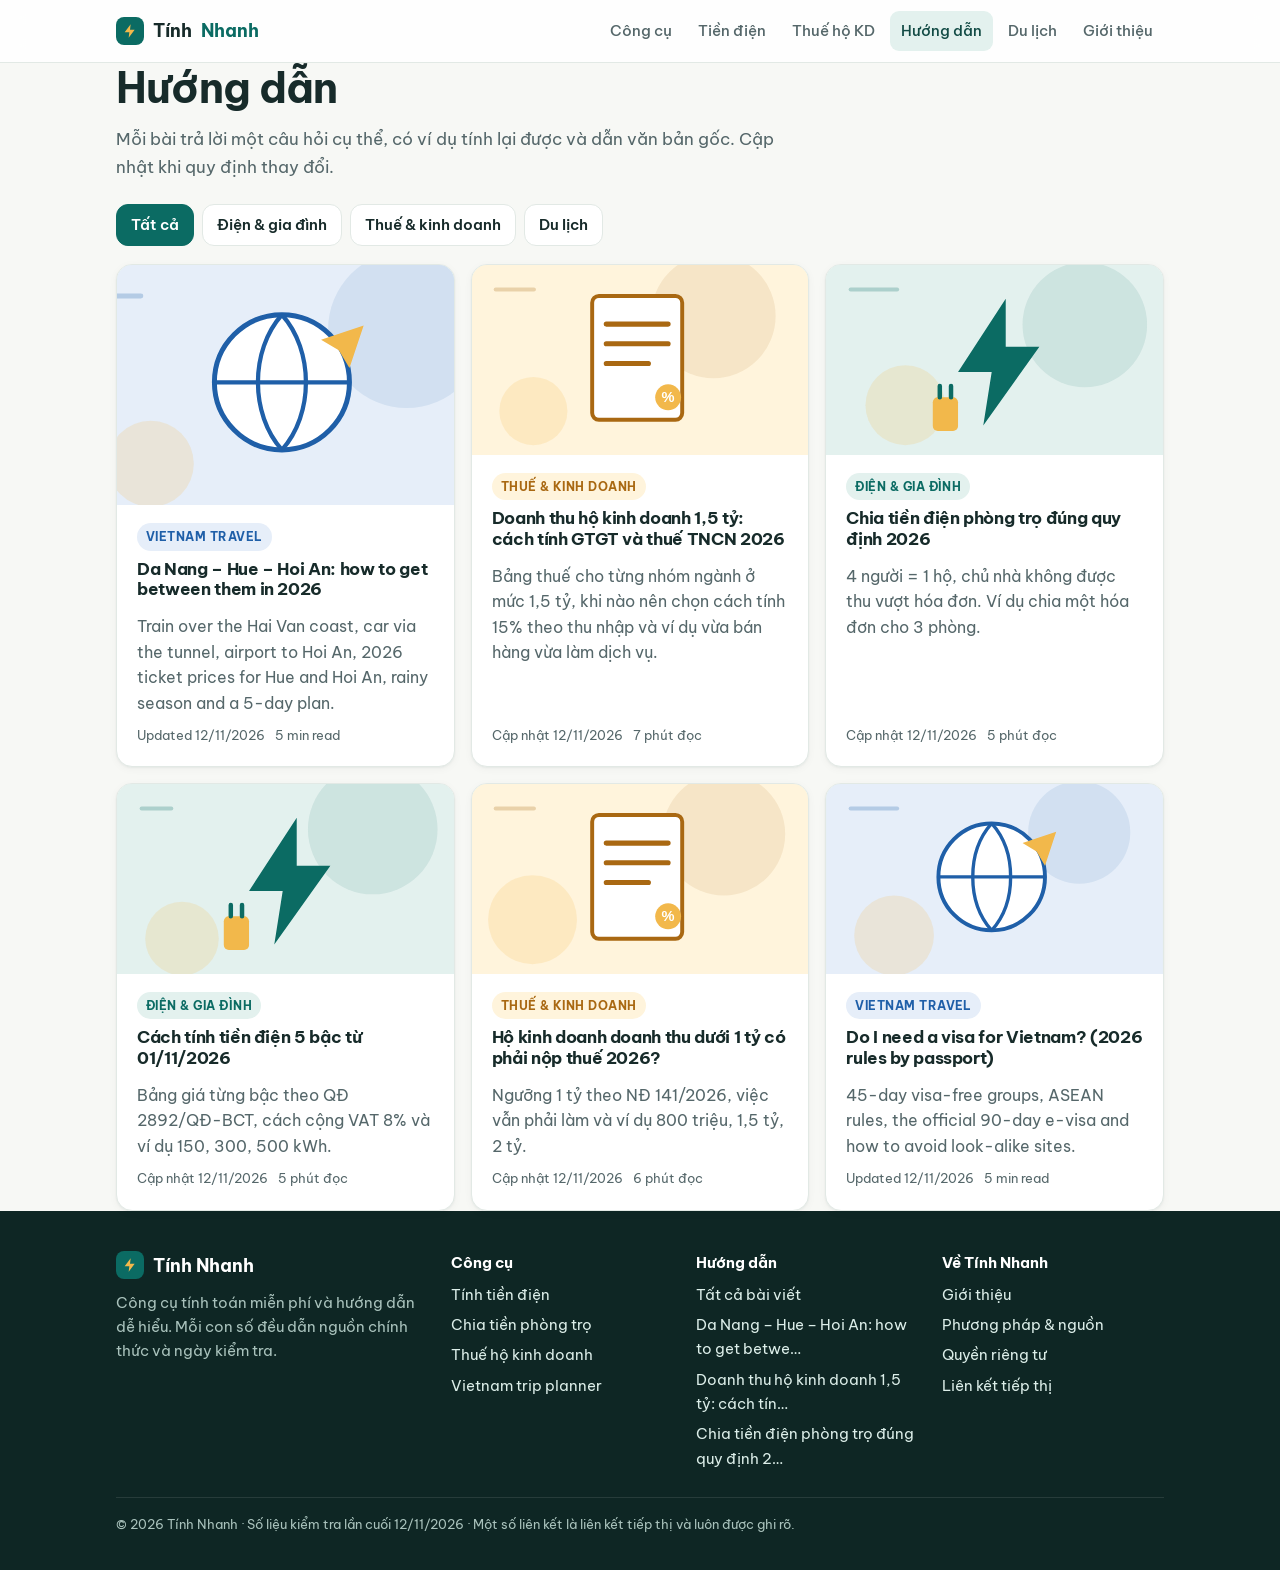
<file: huong-dan/index.html>
<!doctype html>
<html lang="vi">
<head>
<meta charset="utf-8">
<meta name="viewport" content="width=device-width, initial-scale=1">
<title>Hướng dẫn — tiền điện, thuế hộ kinh doanh, du lịch Việt Nam | Tính Nhanh</title>
<meta name="description" content="Hướng dẫn dễ hiểu, có ví dụ tính toán và nguồn văn bản: tiền điện 5 bậc, chia tiền điện phòng trọ, thuế hộ kinh doanh 2026, visa và lịch trình du lịch Việt Nam.">
<link rel="canonical" href="https://sanglinny.github.io/tinh-nhanh/huong-dan/index.html">
<link rel="preconnect" href="https://fonts.googleapis.com">
<link rel="preconnect" href="https://fonts.gstatic.com" crossorigin>
<link rel="stylesheet" href="https://fonts.googleapis.com/css2?family=Be+Vietnam+Pro:wght@400;500;600;700&display=swap">
<meta name="theme-color" content="#0B6B63">
<link rel="icon" href="../assets/favicon.svg" type="image/svg+xml">
<link rel="stylesheet" href="../assets/style.css?v=fb4f2e9e">
</head>
<body>
<header class="site"><div class="wrap">
  <a class="brand" href="../index.html"><span class="mark" aria-hidden="true"><svg width="16" height="16" viewBox="0 0 24 24"><path d="M13 2 4 14h7l-1 8 9-12h-7z" fill="#F2B84B"/></svg></span>Tính <span class="hl">Nhanh</span></a>
  <nav class="top" aria-label="Chính">
    <a href="../index.html">Công cụ</a>
    <a href="../tien-dien.html">Tiền điện</a>
    <a href="../thue-ho-kinh-doanh.html">Thuế hộ KD</a>
    <a href="../huong-dan/index.html" aria-current="page">Hướng dẫn</a>
    <a href="../travel/index.html">Du lịch</a>
    <a href="../gioi-thieu.html">Giới thiệu</a>
  </nav>
</div></header>

<main class="wrap">
  <h1>Hướng dẫn</h1>
  <p class="lede">Mỗi bài trả lời một câu hỏi cụ thể, có ví dụ tính lại được và dẫn văn bản gốc. Cập nhật khi quy định thay đổi.</p>

  <div class="filters" role="group" aria-label="Lọc theo chủ đề">
    <button type="button" data-f="all" aria-pressed="true">Tất cả</button>
    <button type="button" data-f="dien" aria-pressed="false">Điện & gia đình</button>
    <button type="button" data-f="thue" aria-pressed="false">Thuế & kinh doanh</button>
    <button type="button" data-f="dulich" aria-pressed="false">Du lịch</button>
  </div>

  <div class="grid" id="guide-grid">
<!--@guides-->
<a class="card guide-card guide-feature" href="../travel/da-nang-hue-hoi-an-route.html" data-cat="dulich">
  <img class="cover" src="../assets/covers/da-nang-hue-hoi-an-route.svg" alt="" loading="lazy" width="1200" height="675">
  <span class="body">
    <span class="chip" style="background:#E6EEF9;color:#1F5FA8">Vietnam travel</span>
    <h3>Da Nang – Hue – Hoi An: how to get between them in 2026</h3>
    <p>Train over the Hai Van coast, car via the tunnel, airport to Hoi An, 2026 ticket prices for Hue and Hoi An, rainy season and a 5-day plan.</p>
    <span class="meta"><span>Updated 12/11/2026</span><span>5 min read</span></span>
  </span>
</a>
<a class="card guide-card" href="../huong-dan/thue-ho-kinh-doanh-doanh-thu-1-5-ty.html" data-cat="thue">
  <img class="cover" src="../assets/covers/thue-ho-kinh-doanh-doanh-thu-1-5-ty.svg" alt="" loading="lazy" width="1200" height="675">
  <span class="body">
    <span class="chip" style="background:#FFF4DC;color:#A96812">Thuế &amp; kinh doanh</span>
    <h3>Doanh thu hộ kinh doanh 1,5 tỷ: cách tính GTGT và thuế TNCN 2026</h3>
    <p>Bảng thuế cho từng nhóm ngành ở mức 1,5 tỷ, khi nào nên chọn cách tính 15% theo thu nhập và ví dụ vừa bán hàng vừa làm dịch vụ.</p>
    <span class="meta"><span>Cập nhật 12/11/2026</span><span>7 phút đọc</span></span>
  </span>
</a>
<a class="card guide-card" href="../huong-dan/chia-tien-dien-phong-tro.html" data-cat="dien">
  <img class="cover" src="../assets/covers/chia-tien-dien-phong-tro.svg" alt="" loading="lazy" width="1200" height="675">
  <span class="body">
    <span class="chip" style="background:#E3F1EE;color:#0B6B63">Điện &amp; gia đình</span>
    <h3>Chia tiền điện phòng trọ đúng quy định 2026</h3>
    <p>4 người = 1 hộ, chủ nhà không được thu vượt hóa đơn. Ví dụ chia một hóa đơn cho 3 phòng.</p>
    <span class="meta"><span>Cập nhật 12/11/2026</span><span>5 phút đọc</span></span>
  </span>
</a>
<a class="card guide-card" href="../huong-dan/cach-tinh-tien-dien-5-bac-2026.html" data-cat="dien">
  <img class="cover" src="../assets/covers/cach-tinh-tien-dien-5-bac-2026.svg" alt="" loading="lazy" width="1200" height="675">
  <span class="body">
    <span class="chip" style="background:#E3F1EE;color:#0B6B63">Điện &amp; gia đình</span>
    <h3>Cách tính tiền điện 5 bậc từ 01/11/2026</h3>
    <p>Bảng giá từng bậc theo QĐ 2892/QĐ-BCT, cách cộng VAT 8% và ví dụ 150, 300, 500 kWh.</p>
    <span class="meta"><span>Cập nhật 12/11/2026</span><span>5 phút đọc</span></span>
  </span>
</a>
<a class="card guide-card" href="../huong-dan/ho-kinh-doanh-duoi-1-ty-co-phai-nop-thue.html" data-cat="thue">
  <img class="cover" src="../assets/covers/ho-kinh-doanh-duoi-1-ty-co-phai-nop-thue.svg" alt="" loading="lazy" width="1200" height="675">
  <span class="body">
    <span class="chip" style="background:#FFF4DC;color:#A96812">Thuế &amp; kinh doanh</span>
    <h3>Hộ kinh doanh doanh thu dưới 1 tỷ có phải nộp thuế 2026?</h3>
    <p>Ngưỡng 1 tỷ theo NĐ 141/2026, việc vẫn phải làm và ví dụ 800 triệu, 1,5 tỷ, 2 tỷ.</p>
    <span class="meta"><span>Cập nhật 12/11/2026</span><span>6 phút đọc</span></span>
  </span>
</a>
<a class="card guide-card" href="../travel/do-i-need-a-visa-for-vietnam.html" data-cat="dulich">
  <img class="cover" src="../assets/covers/do-i-need-a-visa-for-vietnam.svg" alt="" loading="lazy" width="1200" height="675">
  <span class="body">
    <span class="chip" style="background:#E6EEF9;color:#1F5FA8">Vietnam travel</span>
    <h3>Do I need a visa for Vietnam? (2026 rules by passport)</h3>
    <p>45-day visa-free groups, ASEAN rules, the official 90-day e-visa and how to avoid look-alike sites.</p>
    <span class="meta"><span>Updated 12/11/2026</span><span>5 min read</span></span>
  </span>
</a>
<!--/@guides-->
  </div>
</main>

<footer class="site"><div class="wrap">
  <div class="foot-grid">
    <div>
      <a class="brand" href="../index.html" style="color:#fff"><span class="mark" aria-hidden="true"><svg width="16" height="16" viewBox="0 0 24 24"><path d="M13 2 4 14h7l-1 8 9-12h-7z" fill="#F2B84B"/></svg></span>Tính Nhanh</a>
      <p style="margin:10px 0 0;max-width:36ch">Công cụ tính toán miễn phí và hướng dẫn dễ hiểu. Mỗi con số đều dẫn nguồn chính thức và ngày kiểm tra.</p>
    </div>
    <div><b>Công cụ</b><ul>
      <li><a href="../tien-dien.html">Tính tiền điện</a></li>
      <li><a href="../tien-dien.html#phong-tro">Chia tiền phòng trọ</a></li>
      <li><a href="../thue-ho-kinh-doanh.html">Thuế hộ kinh doanh</a></li>
      <li><a href="../travel/index.html">Vietnam trip planner</a></li>
    </ul></div>
    <div><b>Hướng dẫn</b><ul>
      <li><a href="../huong-dan/index.html">Tất cả bài viết</a></li>
      <li><a href="../travel/da-nang-hue-hoi-an-route.html">Da Nang – Hue – Hoi An: how to get betwe…</a></li>
      <li><a href="../huong-dan/thue-ho-kinh-doanh-doanh-thu-1-5-ty.html">Doanh thu hộ kinh doanh 1,5 tỷ: cách tín…</a></li>
      <li><a href="../huong-dan/chia-tien-dien-phong-tro.html">Chia tiền điện phòng trọ đúng quy định 2…</a></li>
    </ul></div>
    <div><b>Về Tính Nhanh</b><ul>
      <li><a href="../gioi-thieu.html">Giới thiệu</a></li>
      <li><a href="../gioi-thieu.html#phuong-phap">Phương pháp & nguồn</a></li>
      <li><a href="../gioi-thieu.html#du-lieu">Quyền riêng tư</a></li>
      <li><a href="../gioi-thieu.html#tiep-thi">Liên kết tiếp thị</a></li>
    </ul></div>
  </div>
  <div class="foot-bottom">© 2026 Tính Nhanh · Số liệu kiểm tra lần cuối 12/11/2026 · Một số liên kết là liên kết tiếp thị và luôn được ghi rõ.</div>
</div></footer>
<script type="module" src="../assets/ui.js"></script>
<script type="module">
const btns = [...document.querySelectorAll(".filters button")];
const cards = [...document.querySelectorAll("#guide-grid .guide-card")];
function apply(f) {
  btns.forEach((b) => b.setAttribute("aria-pressed", String(b.dataset.f === f)));
  cards.forEach((c) => { c.hidden = f !== "all" && c.dataset.cat !== f; });
}
btns.forEach((b) => b.addEventListener("click", () => { apply(b.dataset.f); history.replaceState(null, "", b.dataset.f === "all" ? "#" : "#" + b.dataset.f); }));
const h = location.hash.slice(1);
if (["dien", "thue", "dulich"].includes(h)) apply(h);
</script>
</body>
</html>
</file>
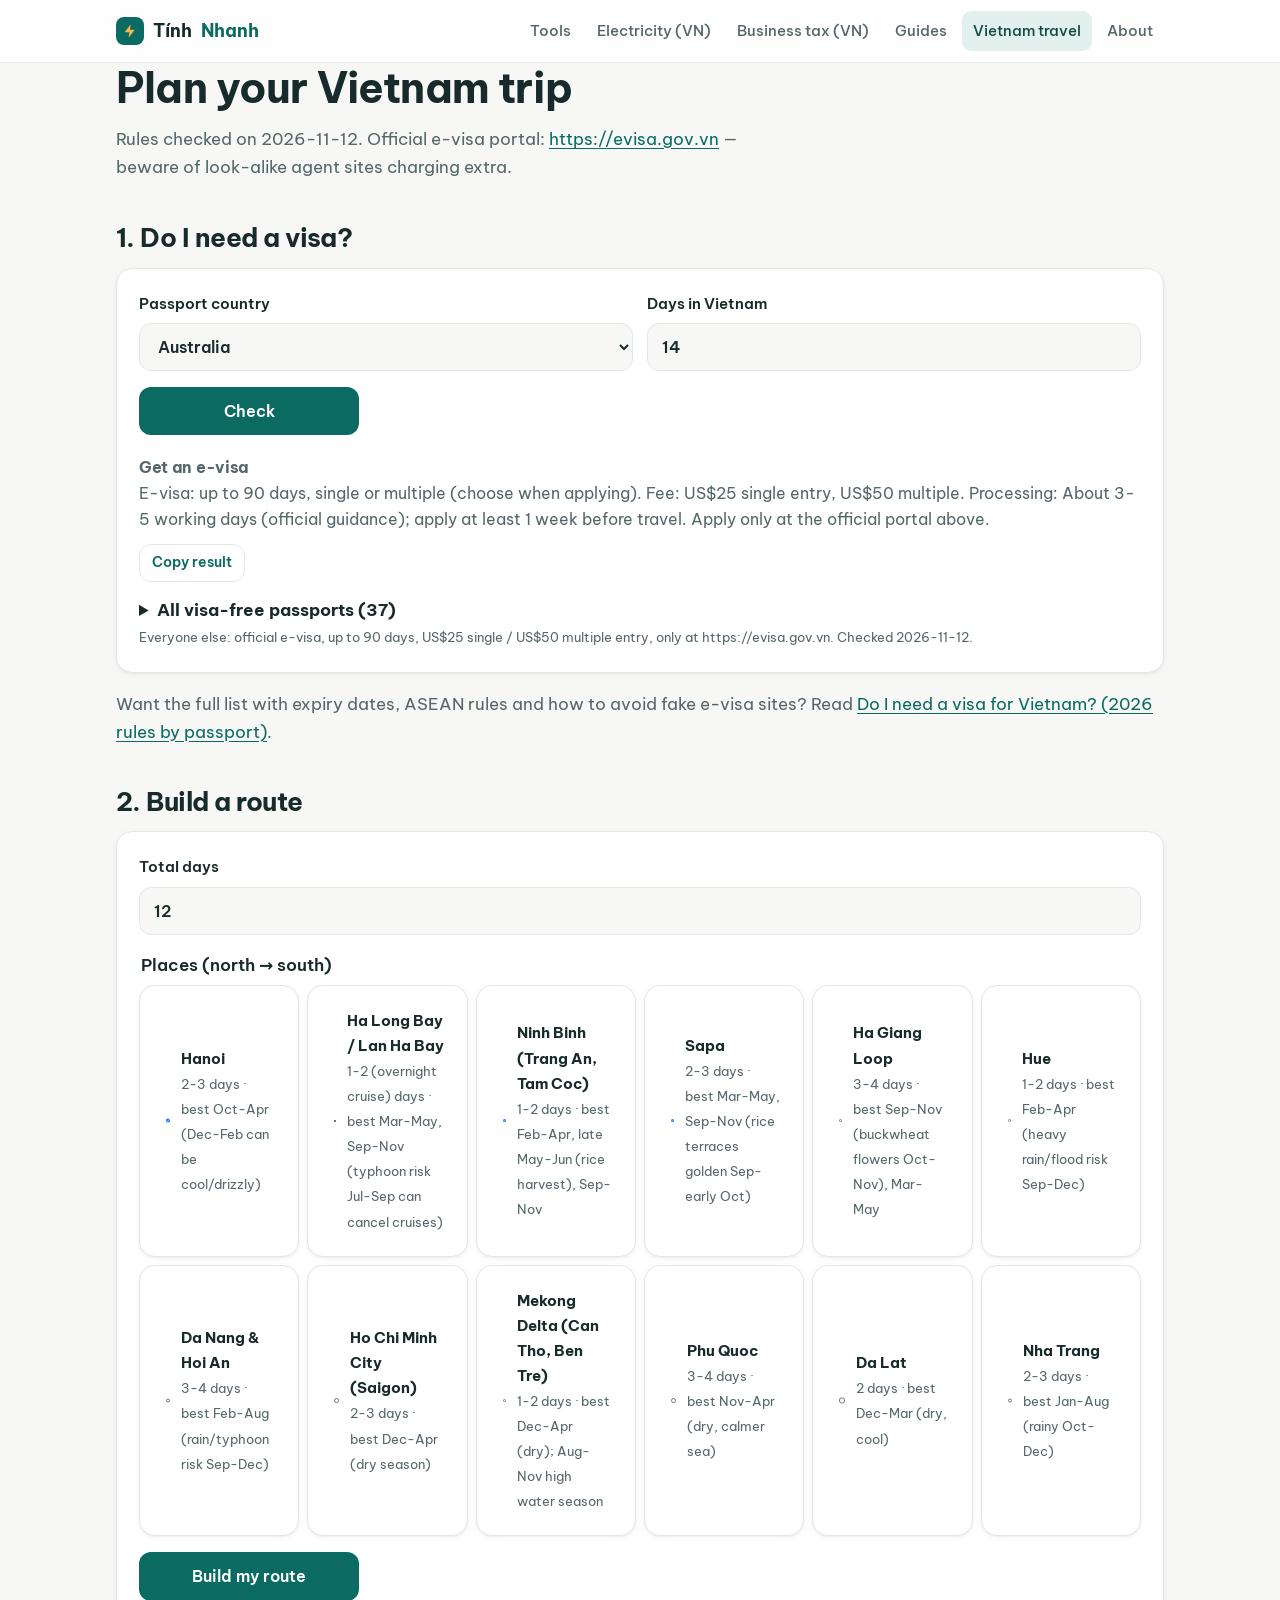
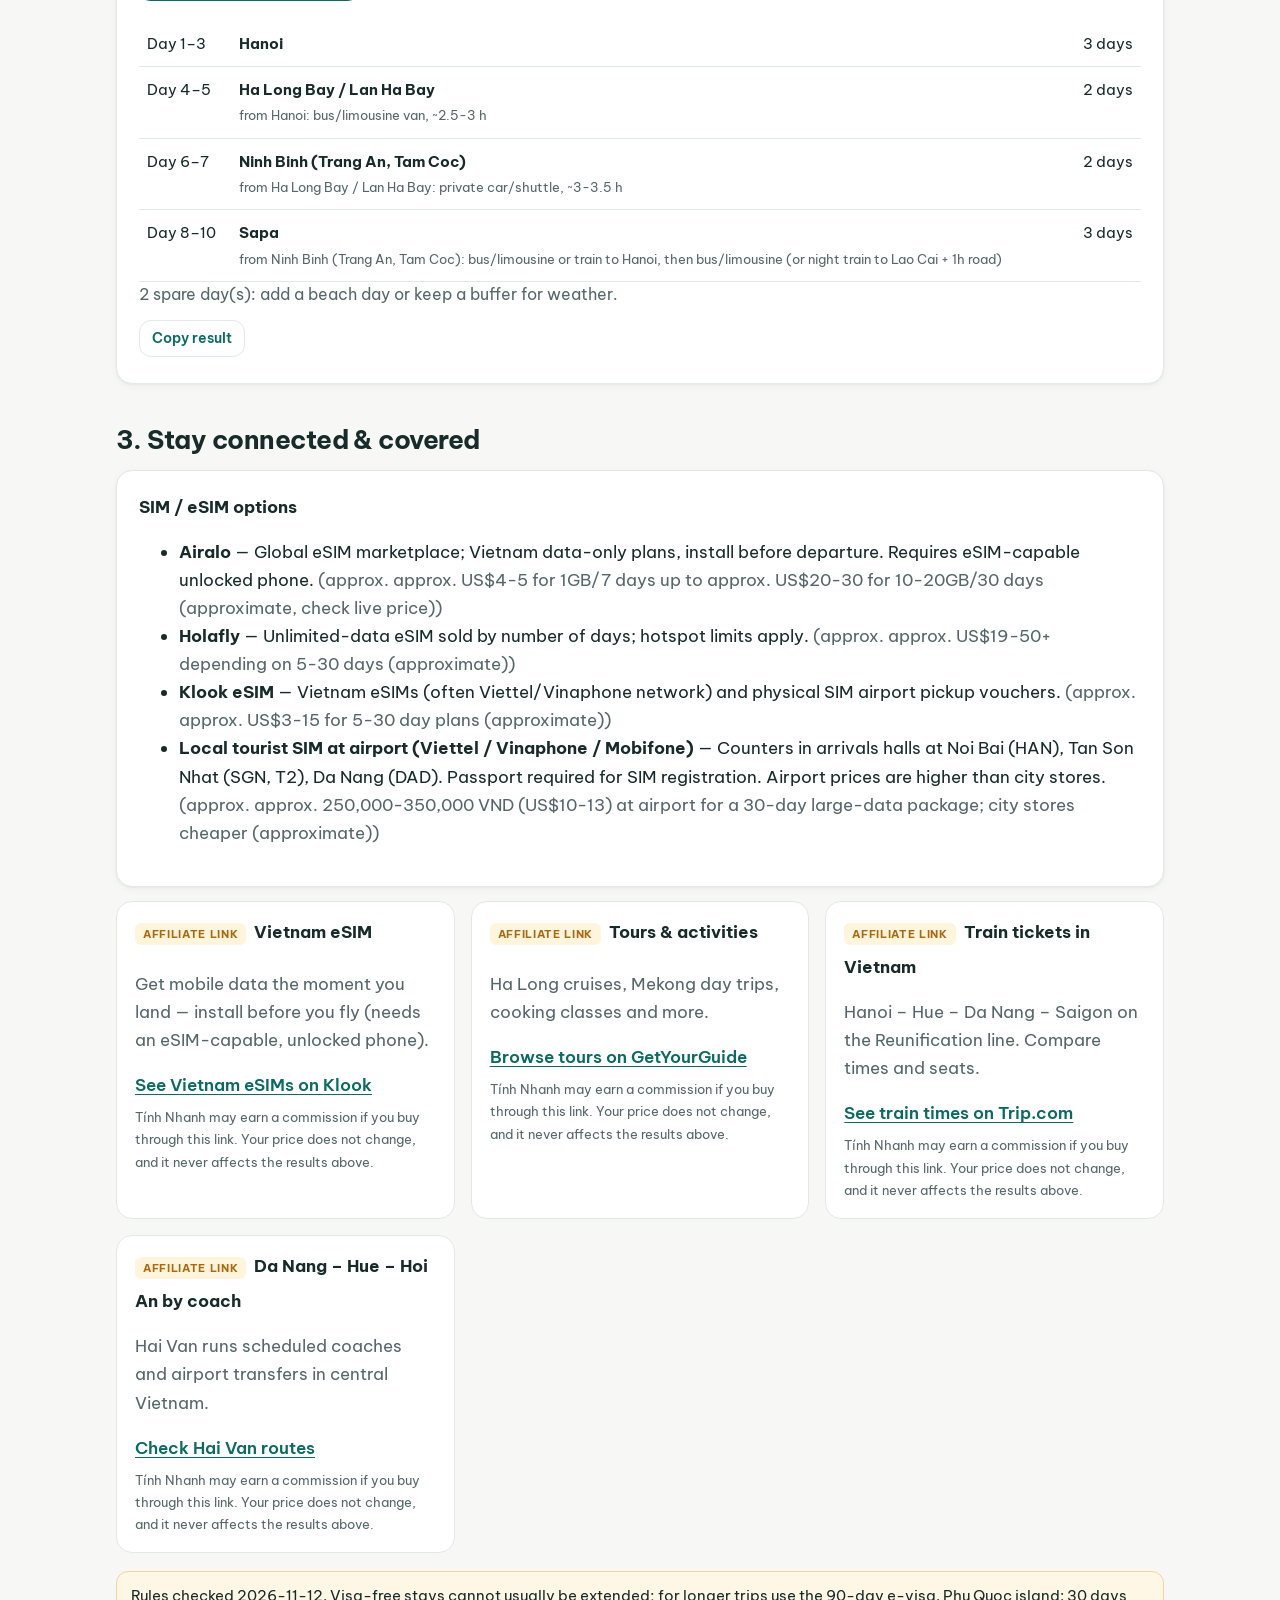
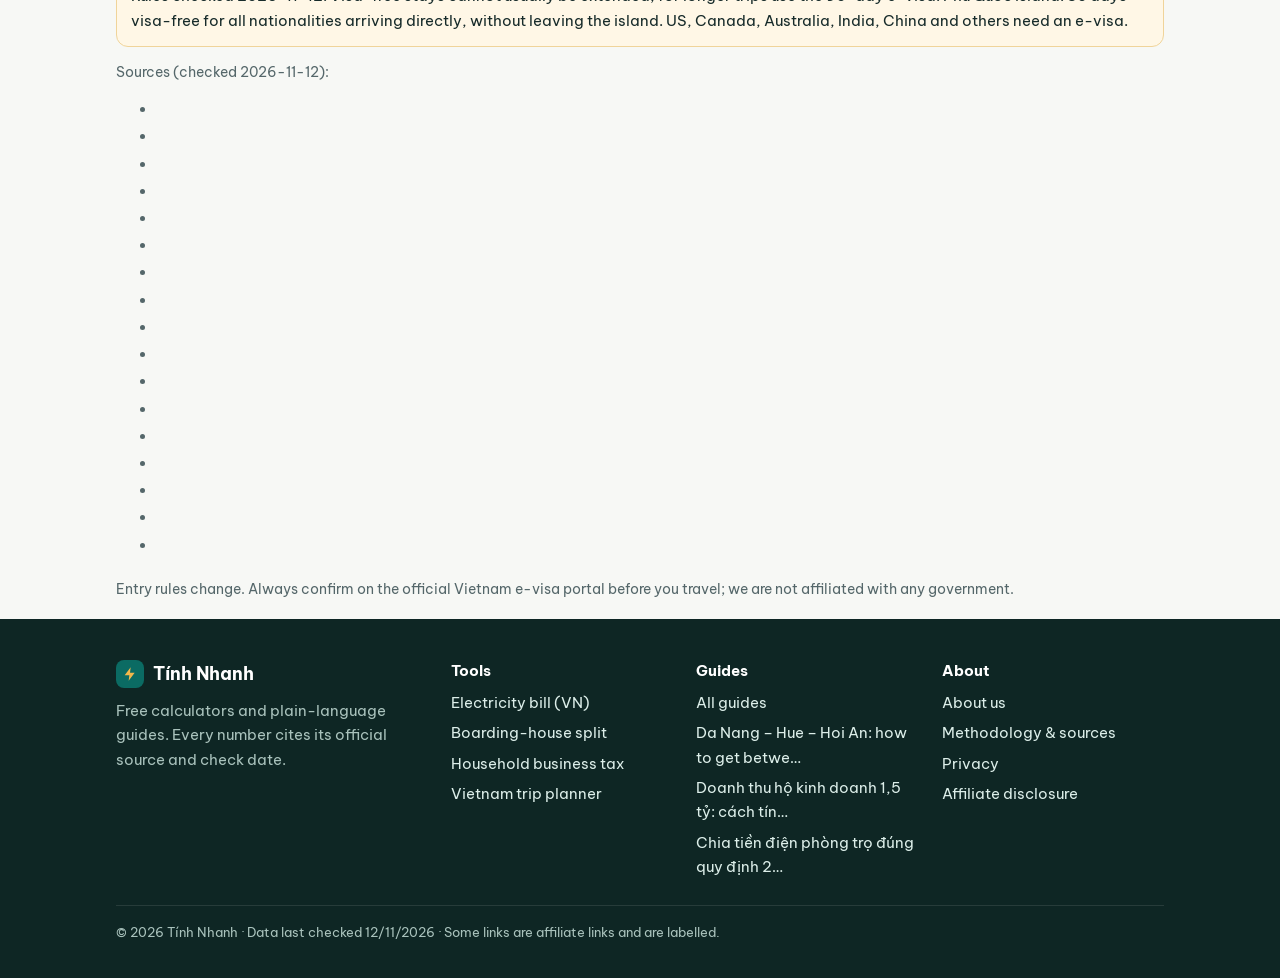
<file: travel/index.html>
<!doctype html>
<html lang="en">
<head>
<meta charset="utf-8">
<meta name="viewport" content="width=device-width, initial-scale=1">
<title>Plan your Vietnam trip — visa check, eSIM & itinerary builder</title>
<meta name="description" content="Do you need a visa for Vietnam? Check visa exemption days for your passport, the official e-visa rules, eSIM options and build a simple day-by-day route.">
<link rel="preconnect" href="https://fonts.googleapis.com">
<link rel="preconnect" href="https://fonts.gstatic.com" crossorigin>
<link rel="stylesheet" href="https://fonts.googleapis.com/css2?family=Be+Vietnam+Pro:wght@400;500;600;700&display=swap">
<meta name="theme-color" content="#0f766e">
<link rel="icon" href="../assets/favicon.svg" type="image/svg+xml">
<link rel="stylesheet" href="../assets/style.css?v=fb4f2e9e">
</head>
<body>
<header class="site"><div class="wrap">
  <a class="brand" href="../index.html"><span class="mark" aria-hidden="true"><svg width="16" height="16" viewBox="0 0 24 24"><path d="M13 2 4 14h7l-1 8 9-12h-7z" fill="#F2B84B"/></svg></span>Tính <span class="hl">Nhanh</span></a>
  <nav class="top" aria-label="Main">
    <a href="../index.html">Tools</a>
    <a href="../tien-dien.html">Electricity (VN)</a>
    <a href="../thue-ho-kinh-doanh.html">Business tax (VN)</a>
    <a href="../huong-dan/index.html">Guides</a>
    <a href="../travel/index.html" aria-current="page">Vietnam travel</a>
    <a href="../gioi-thieu.html">About</a>
  </nav>
</div></header>

<main class="wrap">
  <h1>Plan your Vietnam trip</h1>
  <p class="lede" id="meta">Rules checked on 2026-11-12. Official e-visa portal: <a href="https://evisa.gov.vn" rel="noopener" target="_blank">https://evisa.gov.vn</a> — beware of look-alike agent sites charging extra.</p>

  <h2>1. Do I need a visa?</h2>
  <section class="card">
    <form class="calc" id="f-visa">
      <div class="row">
        <label>Passport country <select id="country"></select></label>
        <label>Days in Vietnam <input id="stay" type="number" min="1" max="120" value="14" inputmode="numeric"></label>
      </div>
      <button type="submit">Check</button>
    </form>
    <div class="result" id="r-visa" aria-live="polite"></div>
    <div style="margin-top:14px">
<!--@visa-table-->
<details><summary><b>All visa-free passports (37)</b></summary>
<div class="table-scroll"><table><thead><tr><th>Passport</th><th class="num">Visa-free stay</th><th>Policy valid until</th></tr></thead><tbody>
<tr><td>Belarus</td><td class="num">30 days</td><td>— · check before travel</td></tr>
<tr><td>Belgium</td><td class="num">45 days</td><td>2028-08-14</td></tr>
<tr><td>Brunei</td><td class="num">14 days</td><td>—</td></tr>
<tr><td>Bulgaria</td><td class="num">45 days</td><td>2028-08-14</td></tr>
<tr><td>Cambodia</td><td class="num">30 days</td><td>—</td></tr>
<tr><td>Chile</td><td class="num">90 days</td><td>—</td></tr>
<tr><td>Croatia</td><td class="num">45 days</td><td>2028-08-14</td></tr>
<tr><td>Czech Republic</td><td class="num">45 days</td><td>2028-08-14</td></tr>
<tr><td>Denmark</td><td class="num">45 days</td><td>2028-03-14</td></tr>
<tr><td>Finland</td><td class="num">45 days</td><td>2028-03-14</td></tr>
<tr><td>France</td><td class="num">45 days</td><td>2028-03-14</td></tr>
<tr><td>Germany</td><td class="num">45 days</td><td>2028-03-14</td></tr>
<tr><td>Hungary</td><td class="num">45 days</td><td>2028-08-14</td></tr>
<tr><td>Indonesia</td><td class="num">30 days</td><td>— · check before travel</td></tr>
<tr><td>Italy</td><td class="num">45 days</td><td>2028-03-14</td></tr>
<tr><td>Japan</td><td class="num">45 days</td><td>2028-03-14</td></tr>
<tr><td>Kyrgyzstan</td><td class="num">30 days</td><td>—</td></tr>
<tr><td>Laos</td><td class="num">30 days</td><td>—</td></tr>
<tr><td>Luxembourg</td><td class="num">45 days</td><td>2028-08-14</td></tr>
<tr><td>Malaysia</td><td class="num">30 days</td><td>—</td></tr>
<tr><td>Myanmar</td><td class="num">14 days</td><td>— · check before travel</td></tr>
<tr><td>Netherlands</td><td class="num">45 days</td><td>2028-08-14</td></tr>
<tr><td>Norway</td><td class="num">45 days</td><td>2028-03-14</td></tr>
<tr><td>Panama</td><td class="num">90 days</td><td>—</td></tr>
<tr><td>Philippines</td><td class="num">21 days</td><td>—</td></tr>
<tr><td>Poland</td><td class="num">45 days</td><td>2028-08-14</td></tr>
<tr><td>Romania</td><td class="num">45 days</td><td>2028-08-14</td></tr>
<tr><td>Russia</td><td class="num">45 days</td><td>2028-03-14</td></tr>
<tr><td>Singapore</td><td class="num">30 days</td><td>—</td></tr>
<tr><td>Slovakia</td><td class="num">45 days</td><td>2028-08-14</td></tr>
<tr><td>Slovenia</td><td class="num">45 days</td><td>2028-08-14</td></tr>
<tr><td>South Korea</td><td class="num">45 days</td><td>2028-03-14</td></tr>
<tr><td>Spain</td><td class="num">45 days</td><td>2028-03-14</td></tr>
<tr><td>Sweden</td><td class="num">45 days</td><td>2028-03-14</td></tr>
<tr><td>Switzerland</td><td class="num">45 days</td><td>2028-08-14</td></tr>
<tr><td>Thailand</td><td class="num">30 days</td><td>—</td></tr>
<tr><td>United Kingdom</td><td class="num">45 days</td><td>2028-03-14</td></tr>
</tbody></table></div></details>
<p class="muted"><small>Everyone else: official e-visa, up to 90 days, US$25 single / US$50 multiple entry, only at https://evisa.gov.vn. Checked 2026-11-12.</small></p>
<!--/@visa-table-->
    </div>
  </section>
  <p class="muted">Want the full list with expiry dates, ASEAN rules and how to avoid fake e-visa sites? Read <a href="do-i-need-a-visa-for-vietnam.html">Do I need a visa for Vietnam? (2026 rules by passport)</a>.</p>

  <h2>2. Build a route</h2>
  <section class="card">
    <form class="calc" id="f-route">
      <label>Total days <input id="days" type="number" min="3" max="60" value="12" inputmode="numeric"></label>
      <fieldset style="border:0;padding:0;margin:0">
        <legend style="font-weight:600;margin-bottom:6px">Places (north → south)</legend>
        <div class="grid" id="places" style="grid-template-columns:repeat(auto-fit,minmax(150px,1fr));gap:8px"></div>
      </fieldset>
      <button type="submit">Build my route</button>
    </form>
    <div class="result" id="r-route" aria-live="polite"></div>
  </section>

  <h2>3. Stay connected & covered</h2>
  <div class="card" id="esim"></div>
  <div class="grid" style="margin-top:14px">
    <div class="aff" data-aff="esim" hidden><strong data-aff-title></strong><p data-aff-text class="muted"></p><a data-aff-link></a>
      <p class="disclosure">Tính Nhanh may earn a commission if you buy through this link. Your price does not change, and it never affects the results above.</p></div>
    <div class="aff" data-aff="tours" hidden><strong data-aff-title></strong><p data-aff-text class="muted"></p><a data-aff-link></a>
      <p class="disclosure">Tính Nhanh may earn a commission if you buy through this link. Your price does not change, and it never affects the results above.</p></div>
    <div class="aff" data-aff="insurance" hidden><strong data-aff-title></strong><p data-aff-text class="muted"></p><a data-aff-link></a>
      <p class="disclosure">Tính Nhanh may earn a commission if you buy through this link. Your price does not change, and it never affects the results above.</p></div>
    <div class="aff" data-aff="trains" hidden><strong data-aff-title></strong><p data-aff-text class="muted"></p><a data-aff-link></a>
      <p class="disclosure">Tính Nhanh may earn a commission if you buy through this link. Your price does not change, and it never affects the results above.</p></div>
    <div class="aff" data-aff="bus-tickets" hidden><strong data-aff-title></strong><p data-aff-text class="muted"></p><a data-aff-link></a>
      <p class="disclosure">Tính Nhanh may earn a commission if you buy through this link. Your price does not change, and it never affects the results above.</p></div>
    <div class="aff" data-aff="bus-central" hidden><strong data-aff-title></strong><p data-aff-text class="muted"></p><a data-aff-link></a>
      <p class="disclosure">Tính Nhanh may earn a commission if you buy through this link. Your price does not change, and it never affects the results above.</p></div>
  </div>

  <div class="note" id="notes" hidden style="margin-top:18px"></div>
  <div class="sources" id="sources"></div>
  <p class="muted"><small>Entry rules change. Always confirm on the official Vietnam e-visa portal before you travel; we are not affiliated with any government.</small></p>
</main>

<footer class="site"><div class="wrap">
  <div class="foot-grid">
    <div>
      <a class="brand" href="../index.html" style="color:#fff"><span class="mark" aria-hidden="true"><svg width="16" height="16" viewBox="0 0 24 24"><path d="M13 2 4 14h7l-1 8 9-12h-7z" fill="#F2B84B"/></svg></span>Tính Nhanh</a>
      <p style="margin:10px 0 0;max-width:36ch">Free calculators and plain-language guides. Every number cites its official source and check date.</p>
    </div>
    <div><b>Tools</b><ul>
      <li><a href="../tien-dien.html">Electricity bill (VN)</a></li>
      <li><a href="../tien-dien.html#phong-tro">Boarding-house split</a></li>
      <li><a href="../thue-ho-kinh-doanh.html">Household business tax</a></li>
      <li><a href="../travel/index.html">Vietnam trip planner</a></li>
    </ul></div>
    <div><b>Guides</b><ul>
      <li><a href="../huong-dan/index.html">All guides</a></li>
      <li><a href="../travel/da-nang-hue-hoi-an-route.html">Da Nang – Hue – Hoi An: how to get betwe…</a></li>
      <li><a href="../huong-dan/thue-ho-kinh-doanh-doanh-thu-1-5-ty.html">Doanh thu hộ kinh doanh 1,5 tỷ: cách tín…</a></li>
      <li><a href="../huong-dan/chia-tien-dien-phong-tro.html">Chia tiền điện phòng trọ đúng quy định 2…</a></li>
    </ul></div>
    <div><b>About</b><ul>
      <li><a href="../gioi-thieu.html">About us</a></li>
      <li><a href="../gioi-thieu.html#phuong-phap">Methodology & sources</a></li>
      <li><a href="../gioi-thieu.html#du-lieu">Privacy</a></li>
      <li><a href="../gioi-thieu.html#tiep-thi">Affiliate disclosure</a></li>
    </ul></div>
  </div>
  <div class="foot-bottom">© 2026 Tính Nhanh · Data last checked 12/11/2026 · Some links are affiliate links and are labelled.</div>
</div></footer>

<script type="module">
import { loadJSON, escapeHtml, fillAffiliates } from "../assets/common.js";
import { entryRule, buildItinerary } from "../assets/travel.js";

let D;
try { D = await loadJSON("../data/vietnam-travel.json"); }
catch (e) { document.getElementById("meta").textContent = "Verified travel data is not available yet. " + e.message; throw e; }

const ev = D.evisa || {};
document.getElementById("meta").innerHTML =
  `Rules checked on ${escapeHtml(D.verified_at)}. Official e-visa portal: <a href="${escapeHtml(ev.official_url)}" rel="noopener" target="_blank">${escapeHtml(ev.official_url)}</a> — beware of look-alike agent sites charging extra.`;

const sel = document.getElementById("country");
// Large source markets that are NOT visa-exempt (per the data notes): listed so visitors find their passport.
const EVISA_ONLY = ["United States", "Canada", "Australia", "New Zealand", "India", "China", "Taiwan", "Israel", "Ireland", "Austria", "Portugal", "Greece", "Mexico", "Brazil", "South Africa"];
const countries = [...(D.visa_exempt || []).map((c) => c.country), ...EVISA_ONLY, "Other country"]
  .filter((v, i, a) => a.indexOf(v) === i).sort((a, b) => a === "Other country" ? 1 : b === "Other country" ? -1 : a.localeCompare(b));
sel.innerHTML = countries.map((c) => `<option>${escapeHtml(c)}</option>`).join("");

document.getElementById("f-visa").addEventListener("submit", (e) => {
  e.preventDefault();
  const stay = Number(document.getElementById("stay").value);
  const r = entryRule(D, sel.value, stay);
  const fee = ev.fee_usd ? ` Fee: US$${ev.fee_usd.single} single entry${ev.fee_usd.multiple ? `, US$${ev.fee_usd.multiple} multiple` : ""}.` : "";
  const out = document.getElementById("r-visa");
  if (r.kind === "exempt") {
    const entry = D.visa_exempt.find((c) => c.country === sel.value);
    out.innerHTML = `<p class="big">No visa needed</p><p class="muted">${escapeHtml(sel.value)} passports: visa-free up to ${r.days} days${r.validUntil ? ` (policy valid until ${escapeHtml(r.validUntil)})` : ""}. ${escapeHtml(D.passport_validity || "")}</p>
      <p class="muted"><small>Basis: ${escapeHtml((r.basis || "").split(/\s*NOTE:/)[0])}</small></p>` +
      (entry?.check_before_travel ? `<p class="note">Official sources disagree on the number of days for this passport — confirm with the embassy or the official portal before you book.</p>` : "");
  } else if (r.kind === "evisa") {
    out.innerHTML = `<p class="big">Get an e-visa</p><p class="muted">${r.exemptDays ? `Visa-free stay is ${r.exemptDays} days, shorter than your trip. ` : ""}E-visa: up to ${r.maxDays} days, ${escapeHtml(ev.entries || "")}.${fee} Processing: ${escapeHtml(ev.processing || "see portal")}. Apply only at the official portal above.</p>`;
  } else {
    out.innerHTML = `<p class="big">Trip longer than ${r.maxDays} days</p><p class="muted">A standard e-visa does not cover this stay. Check other visa types with a Vietnamese embassy.</p>`;
  }
});

const placesEl = document.getElementById("places");
placesEl.innerHTML = (D.destinations || []).map((d, i) =>
  `<label style="font-weight:400;display:flex;gap:8px;align-items:center" class="card"><input type="checkbox" value="${escapeHtml(d.name)}" ${i < 4 ? "checked" : ""} style="width:auto">
   <span><strong>${escapeHtml(d.name)}</strong><br><small class="muted">${escapeHtml(d.days)} days · best ${escapeHtml(d.best_months || "")}</small></span></label>`).join("");

document.getElementById("f-route").addEventListener("submit", (e) => {
  e.preventDefault();
  const chosen = [...placesEl.querySelectorAll("input:checked")].map((i) => i.value);
  const it = buildItinerary(D, chosen, Number(document.getElementById("days").value));
  let day = 1;
  const rows = it.plan.map((p, i) => {
    const leg = it.legs[i - 1];
    const s = `<tr><td>Day ${day}–${day + p.nights - 1}</td><td><strong>${escapeHtml(p.name)}</strong>${leg ? `<br><small class="muted">from ${escapeHtml(leg.from)}: ${escapeHtml(leg.mode || "check transport")}${leg.hours ? `, ~${escapeHtml(leg.hours)} h` : ""}</small>` : ""}</td><td class="num">${p.nights} days</td></tr>`;
    day += p.nights; return s;
  }).join("");
  document.getElementById("r-route").innerHTML =
    (it.short ? `<p class="note">These places need at least ${it.used} days — remove one or add days.</p>` : "") +
    `<div class="table-scroll"><table><tbody>${rows}</tbody></table></div>` +
    (it.spare ? `<p class="muted">${it.spare} spare day(s): add a beach day or keep a buffer for weather.</p>` : "");
});

document.getElementById("esim").innerHTML = `<strong>SIM / eSIM options</strong><ul>` +
  (D.esim_options || []).map((o) => `<li><strong>${escapeHtml(o.name)}</strong> — ${escapeHtml(o.notes)}${o.approx_price ? ` <span class="muted">(approx. ${escapeHtml(o.approx_price)})</span>` : ""}</li>`).join("") + `</ul>`;

if (D.notes_public) { const n = document.getElementById("notes"); n.textContent = D.notes_public; n.hidden = false; }
const src = document.getElementById("sources");
if (D.sources?.length) src.innerHTML = `<p>Sources (checked ${escapeHtml(D.verified_at)}):</p><ul>` +
  D.sources.map((s) => `<li><a href="${escapeHtml(s.url)}" rel="nofollow noopener" target="_blank">${escapeHtml(s.title)}</a></li>`).join("") + "</ul>";

document.getElementById("f-visa").requestSubmit();
document.getElementById("f-route").requestSubmit();
fillAffiliates("../");
</script>
<script type="module" src="../assets/ui.js"></script>
</body>
</html>
</file>
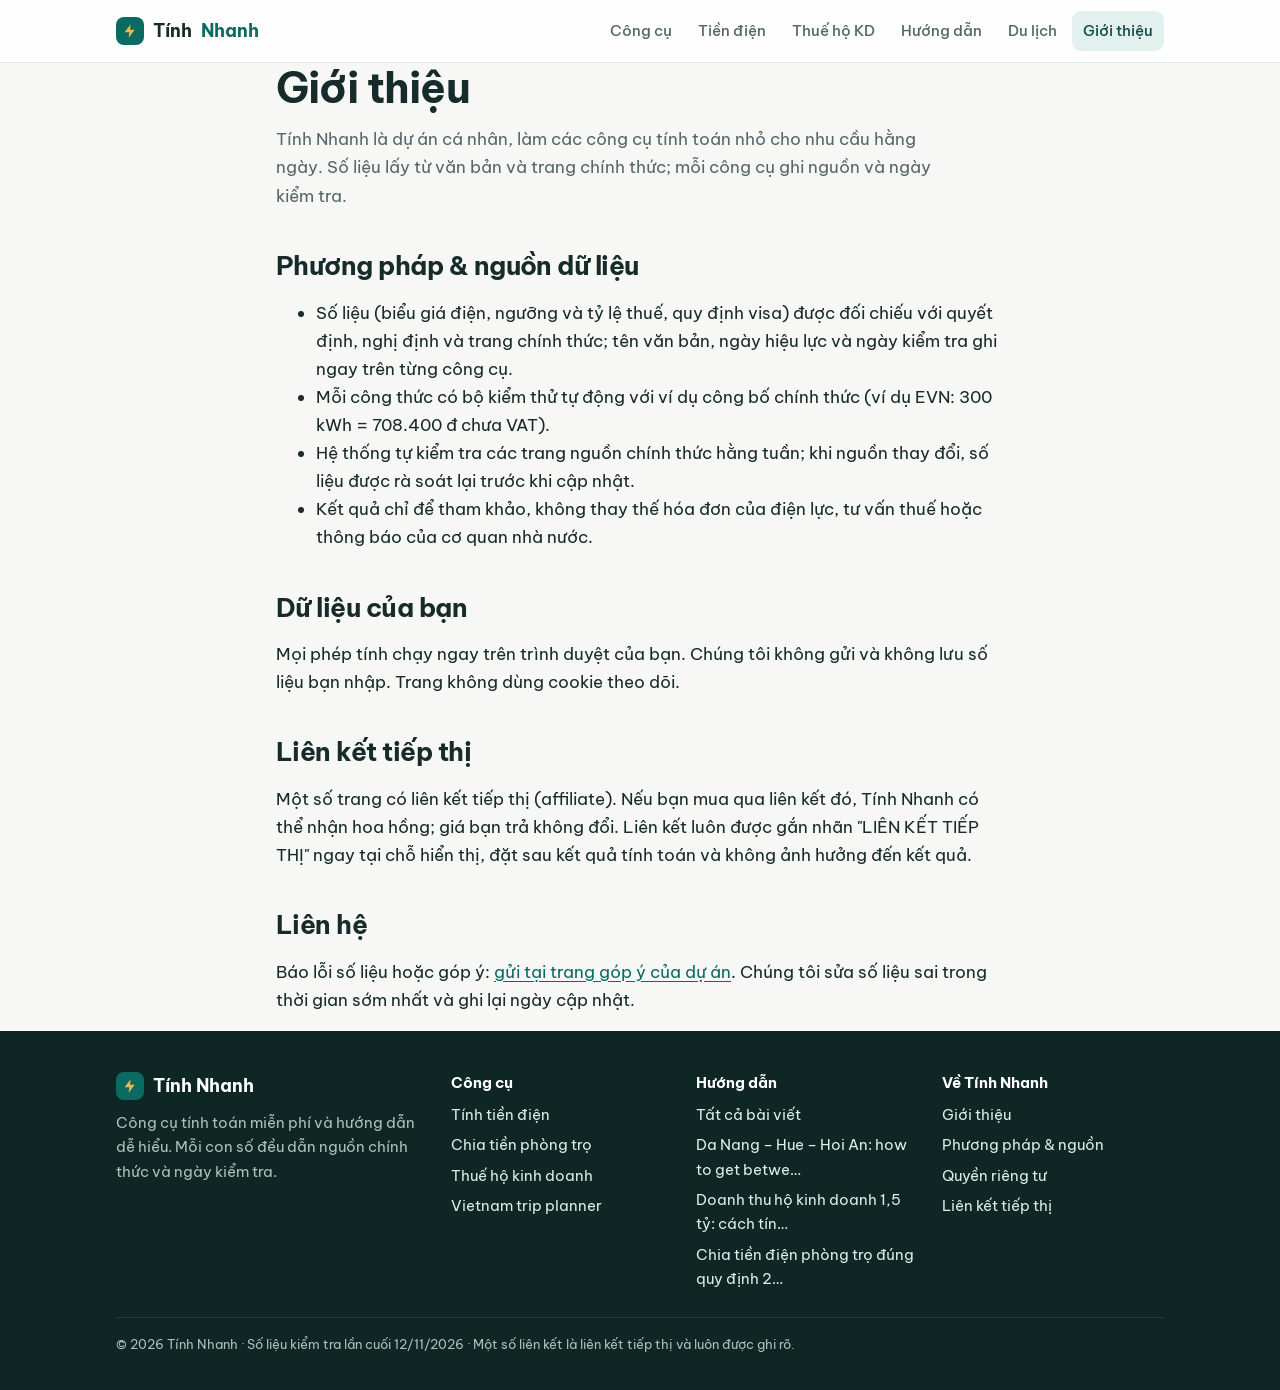
<file: gioi-thieu.html>
<!doctype html>
<html lang="vi">
<head>
<meta charset="utf-8">
<meta name="viewport" content="width=device-width, initial-scale=1">
<title>Giới thiệu — Tính Nhanh</title>
<link rel="preconnect" href="https://fonts.googleapis.com">
<link rel="preconnect" href="https://fonts.gstatic.com" crossorigin>
<link rel="stylesheet" href="https://fonts.googleapis.com/css2?family=Be+Vietnam+Pro:wght@400;500;600;700&display=swap">
<meta name="theme-color" content="#0f766e">
<link rel="icon" href="assets/favicon.svg" type="image/svg+xml">
<link rel="stylesheet" href="assets/style.css?v=fb4f2e9e">
</head>
<body>
<header class="site"><div class="wrap">
  <a class="brand" href="index.html"><span class="mark" aria-hidden="true"><svg width="16" height="16" viewBox="0 0 24 24"><path d="M13 2 4 14h7l-1 8 9-12h-7z" fill="#F2B84B"/></svg></span>Tính <span class="hl">Nhanh</span></a>
  <nav class="top" aria-label="Chính">
    <a href="index.html">Công cụ</a>
    <a href="tien-dien.html">Tiền điện</a>
    <a href="thue-ho-kinh-doanh.html">Thuế hộ KD</a>
    <a href="huong-dan/index.html">Hướng dẫn</a>
    <a href="travel/index.html">Du lịch</a>
    <a href="gioi-thieu.html" aria-current="page">Giới thiệu</a>
  </nav>
</div></header>
<main class="wrap narrow">
  <h1>Giới thiệu</h1>
  <p class="lede">Tính Nhanh là dự án cá nhân, làm các công cụ tính toán nhỏ cho nhu cầu hằng ngày. Số liệu lấy từ văn bản và trang chính thức; mỗi công cụ ghi nguồn và ngày kiểm tra.</p>
  <h2 id="phuong-phap">Phương pháp & nguồn dữ liệu</h2>
  <ul>
    <li>Số liệu (biểu giá điện, ngưỡng và tỷ lệ thuế, quy định visa) được đối chiếu với quyết định, nghị định và trang chính thức; tên văn bản, ngày hiệu lực và ngày kiểm tra ghi ngay trên từng công cụ.</li>
    <li>Mỗi công thức có bộ kiểm thử tự động với ví dụ công bố chính thức (ví dụ EVN: 300 kWh = 708.400 đ chưa VAT).</li>
    <li>Hệ thống tự kiểm tra các trang nguồn chính thức hằng tuần; khi nguồn thay đổi, số liệu được rà soát lại trước khi cập nhật.</li>
    <li>Kết quả chỉ để tham khảo, không thay thế hóa đơn của điện lực, tư vấn thuế hoặc thông báo của cơ quan nhà nước.</li>
  </ul>
  <h2 id="du-lieu">Dữ liệu của bạn</h2>
  <p>Mọi phép tính chạy ngay trên trình duyệt của bạn. Chúng tôi không gửi và không lưu số liệu bạn nhập. Trang không dùng cookie theo dõi.</p>
  <h2 id="tiep-thi">Liên kết tiếp thị</h2>
  <p>Một số trang có liên kết tiếp thị (affiliate). Nếu bạn mua qua liên kết đó, Tính Nhanh có thể nhận hoa hồng; giá bạn trả không đổi. Liên kết luôn được gắn nhãn "LIÊN KẾT TIẾP THỊ" ngay tại chỗ hiển thị, đặt sau kết quả tính toán và không ảnh hưởng đến kết quả.</p>
  <h2 id="lien-he">Liên hệ</h2>
  <p>Báo lỗi số liệu hoặc góp ý: <a href="https://github.com/sanglinny/tinh-nhanh/issues" rel="noopener" target="_blank">gửi tại trang góp ý của dự án</a>. Chúng tôi sửa số liệu sai trong thời gian sớm nhất và ghi lại ngày cập nhật.</p>
</main>
<footer class="site"><div class="wrap">
  <div class="foot-grid">
    <div>
      <a class="brand" href="index.html" style="color:#fff"><span class="mark" aria-hidden="true"><svg width="16" height="16" viewBox="0 0 24 24"><path d="M13 2 4 14h7l-1 8 9-12h-7z" fill="#F2B84B"/></svg></span>Tính Nhanh</a>
      <p style="margin:10px 0 0;max-width:36ch">Công cụ tính toán miễn phí và hướng dẫn dễ hiểu. Mỗi con số đều dẫn nguồn chính thức và ngày kiểm tra.</p>
    </div>
    <div><b>Công cụ</b><ul>
      <li><a href="tien-dien.html">Tính tiền điện</a></li>
      <li><a href="tien-dien.html#phong-tro">Chia tiền phòng trọ</a></li>
      <li><a href="thue-ho-kinh-doanh.html">Thuế hộ kinh doanh</a></li>
      <li><a href="travel/index.html">Vietnam trip planner</a></li>
    </ul></div>
    <div><b>Hướng dẫn</b><ul>
      <li><a href="huong-dan/index.html">Tất cả bài viết</a></li>
      <li><a href="travel/da-nang-hue-hoi-an-route.html">Da Nang – Hue – Hoi An: how to get betwe…</a></li>
      <li><a href="huong-dan/thue-ho-kinh-doanh-doanh-thu-1-5-ty.html">Doanh thu hộ kinh doanh 1,5 tỷ: cách tín…</a></li>
      <li><a href="huong-dan/chia-tien-dien-phong-tro.html">Chia tiền điện phòng trọ đúng quy định 2…</a></li>
    </ul></div>
    <div><b>Về Tính Nhanh</b><ul>
      <li><a href="gioi-thieu.html">Giới thiệu</a></li>
      <li><a href="gioi-thieu.html#phuong-phap">Phương pháp & nguồn</a></li>
      <li><a href="gioi-thieu.html#du-lieu">Quyền riêng tư</a></li>
      <li><a href="gioi-thieu.html#tiep-thi">Liên kết tiếp thị</a></li>
    </ul></div>
  </div>
  <div class="foot-bottom">© 2026 Tính Nhanh · Số liệu kiểm tra lần cuối 12/11/2026 · Một số liên kết là liên kết tiếp thị và luôn được ghi rõ.</div>
</div></footer>
<script type="module" src="assets/ui.js"></script>
</body>
</html>
</file>
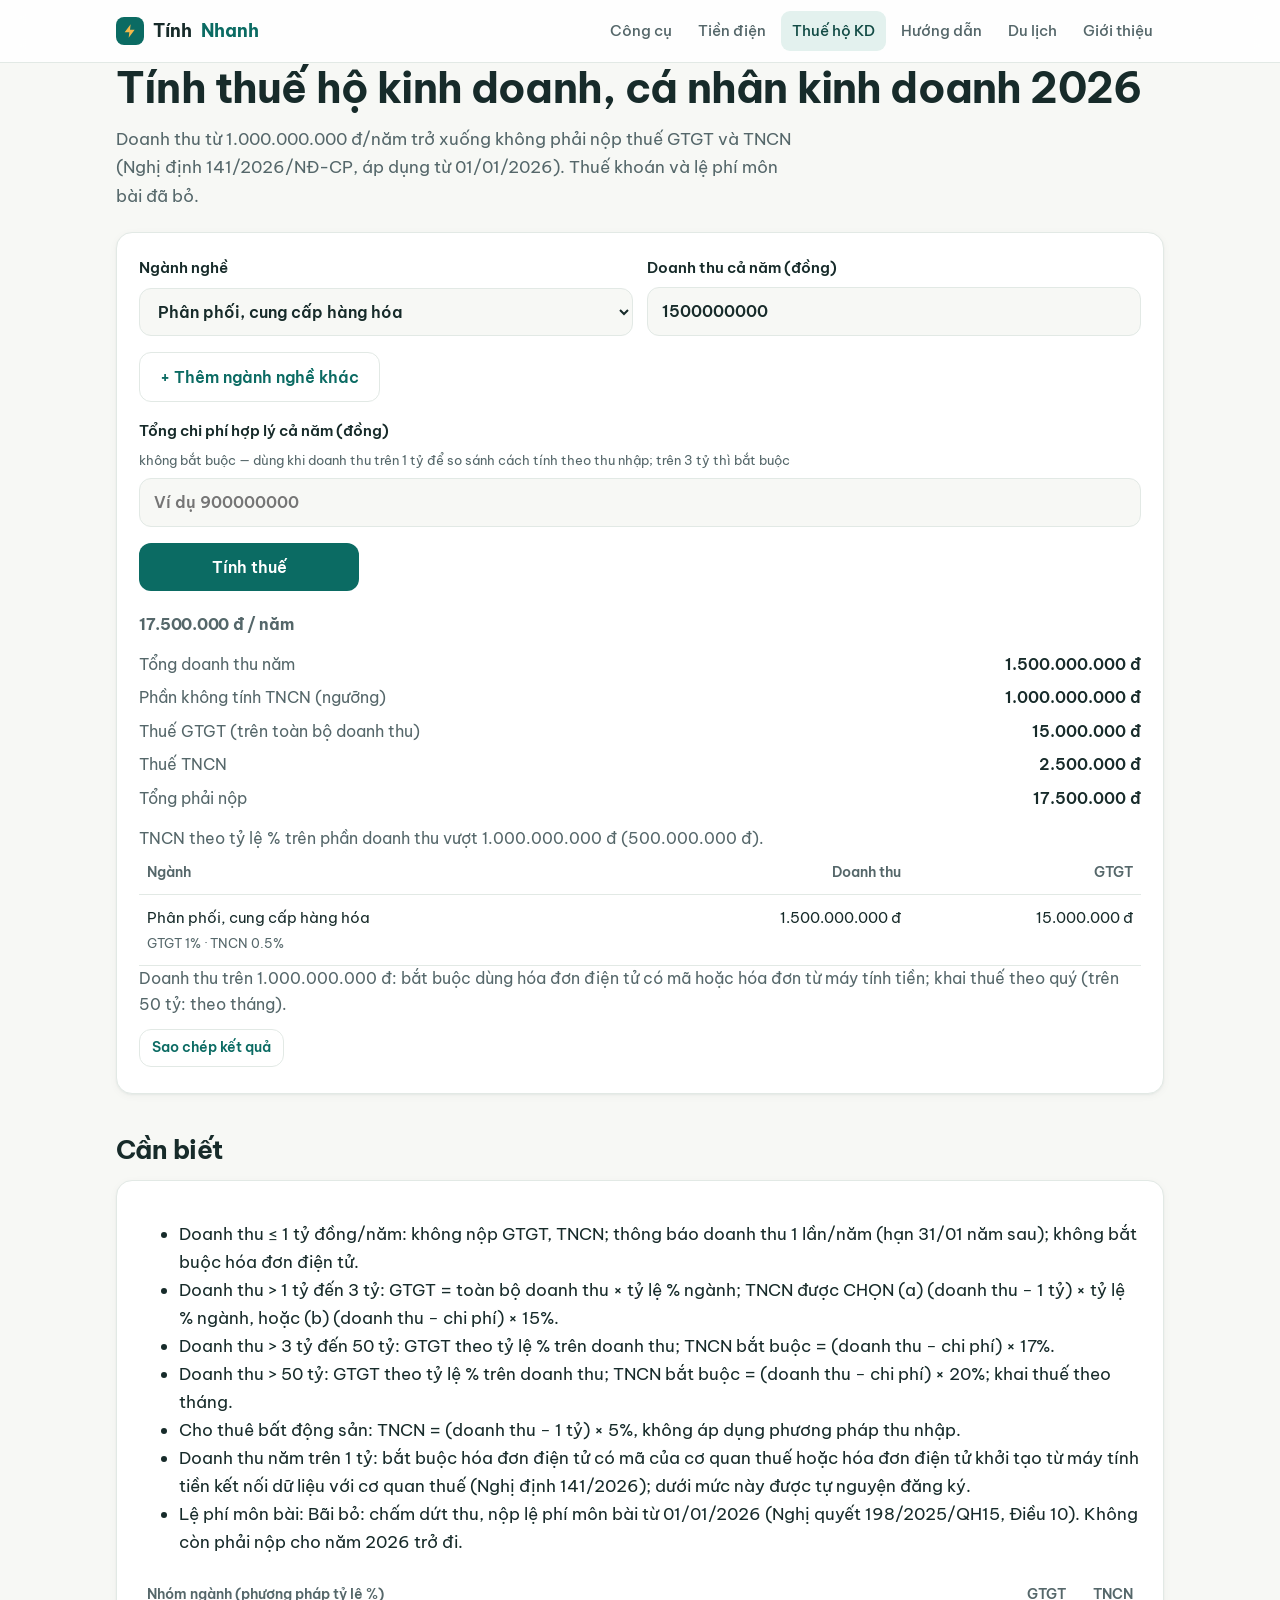
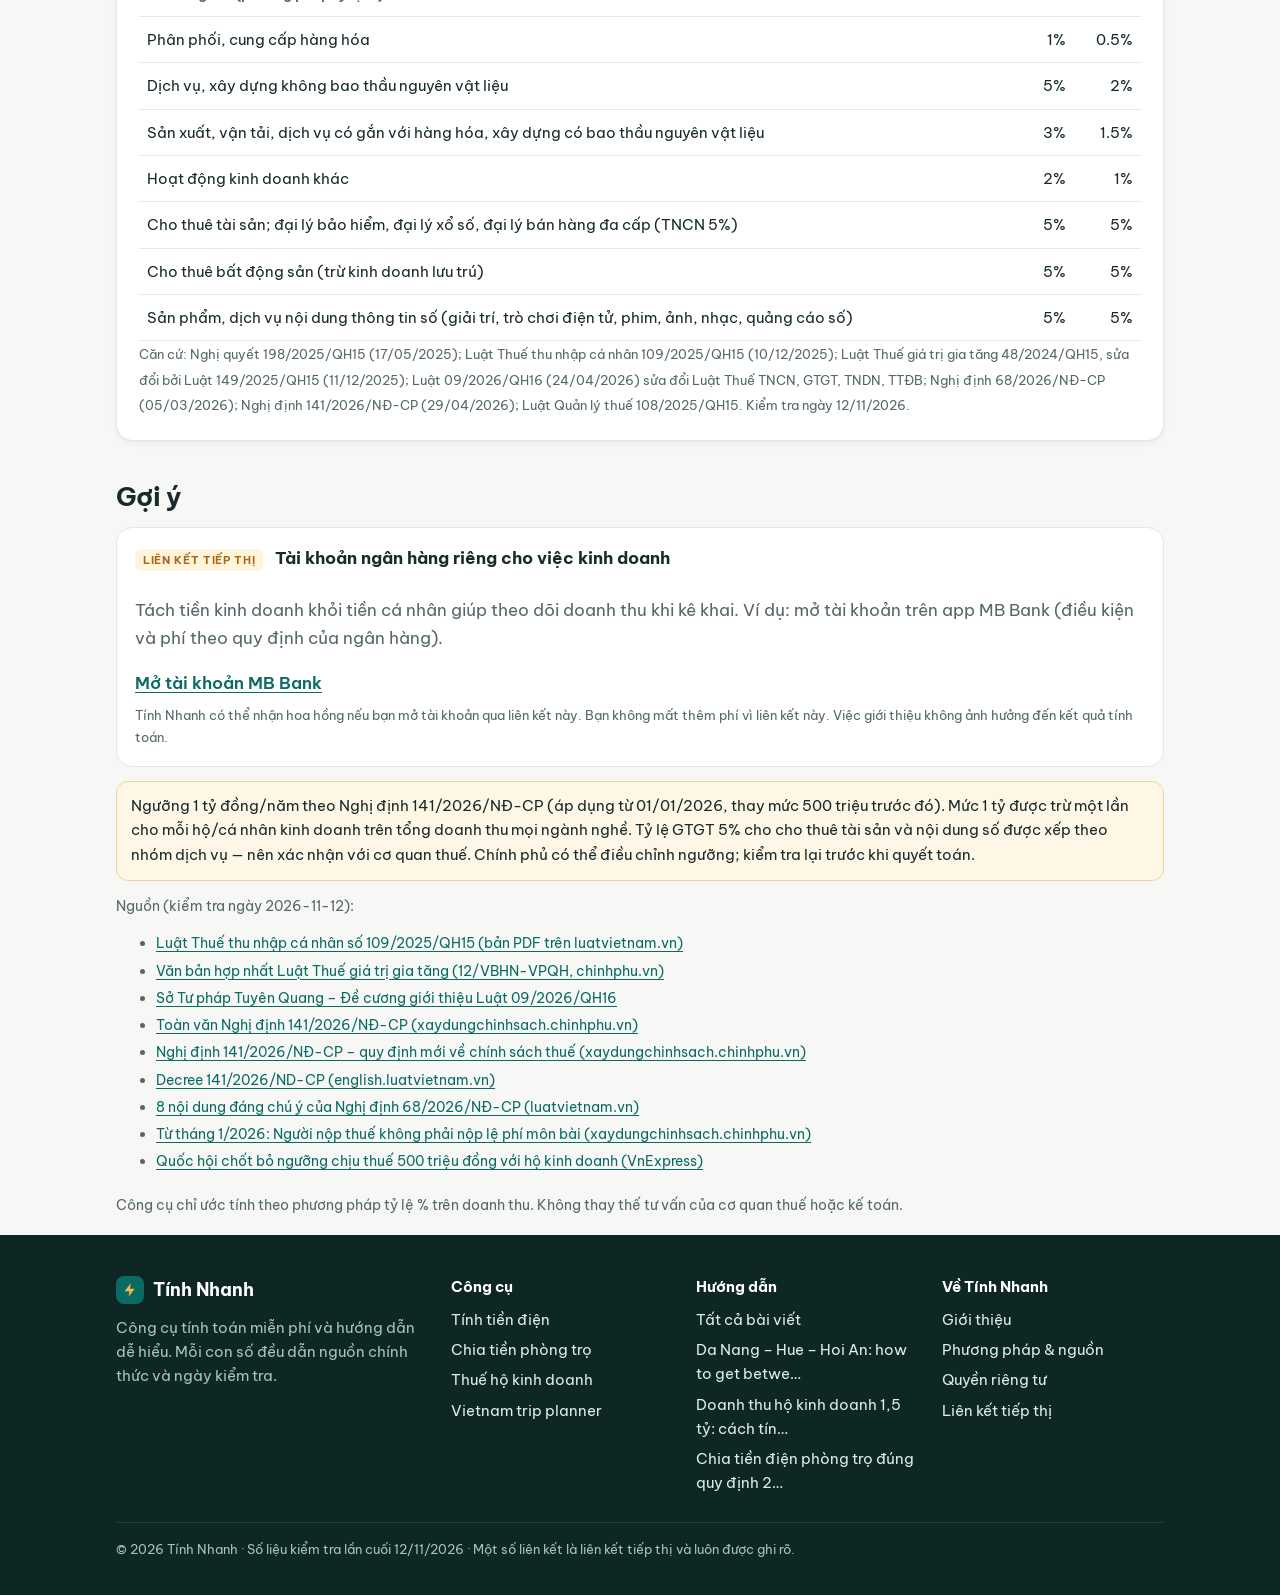
<file: thue-ho-kinh-doanh.html>
<!doctype html>
<html lang="vi">
<head>
<meta charset="utf-8">
<meta name="viewport" content="width=device-width, initial-scale=1">
<title>Tính thuế hộ kinh doanh 2026 — Tính Nhanh</title>
<meta name="description" content="Ước tính thuế GTGT và thuế TNCN của hộ kinh doanh, cá nhân kinh doanh năm 2026 theo doanh thu và ngành nghề, kèm ngưỡng miễn thuế mới.">
<link rel="preconnect" href="https://fonts.googleapis.com">
<link rel="preconnect" href="https://fonts.gstatic.com" crossorigin>
<link rel="stylesheet" href="https://fonts.googleapis.com/css2?family=Be+Vietnam+Pro:wght@400;500;600;700&display=swap">
<meta name="theme-color" content="#0f766e">
<link rel="icon" href="assets/favicon.svg" type="image/svg+xml">
<link rel="stylesheet" href="assets/style.css?v=fb4f2e9e">
</head>
<body>
<header class="site"><div class="wrap">
  <a class="brand" href="index.html"><span class="mark" aria-hidden="true"><svg width="16" height="16" viewBox="0 0 24 24"><path d="M13 2 4 14h7l-1 8 9-12h-7z" fill="#F2B84B"/></svg></span>Tính <span class="hl">Nhanh</span></a>
  <nav class="top" aria-label="Chính">
    <a href="index.html">Công cụ</a>
    <a href="tien-dien.html">Tiền điện</a>
    <a href="thue-ho-kinh-doanh.html" aria-current="page">Thuế hộ KD</a>
    <a href="huong-dan/index.html">Hướng dẫn</a>
    <a href="travel/index.html">Du lịch</a>
    <a href="gioi-thieu.html">Giới thiệu</a>
  </nav>
</div></header>

<main class="wrap">
  <h1>Tính thuế hộ kinh doanh, cá nhân kinh doanh 2026</h1>
  <p class="lede" id="meta">Doanh thu từ 1.000.000.000 đ/năm trở xuống không phải nộp thuế GTGT và TNCN (Nghị định 141/2026/NĐ-CP, áp dụng từ 01/01/2026). Thuế khoán và lệ phí môn bài đã bỏ.</p>

  <section class="card">
    <form class="calc" id="f">
      <div id="lines"></div>
      <div><button type="button" class="ghost" id="add">+ Thêm ngành nghề khác</button></div>
      <label>Tổng chi phí hợp lý cả năm (đồng) <small>không bắt buộc — dùng khi doanh thu trên 1 tỷ để so sánh cách tính theo thu nhập; trên 3 tỷ thì bắt buộc</small>
        <input id="expenses" type="number" inputmode="numeric" min="0" step="1000000" placeholder="Ví dụ 900000000">
      </label>
      <button type="submit">Tính thuế</button>
    </form>
    <div class="result" id="r" aria-live="polite"></div>
  </section>

  <h2>Cần biết</h2>
  <div class="card" id="rules">
<!--@tax-rules-->
<ul><li>Doanh thu ≤ 1 tỷ đồng/năm: không nộp GTGT, TNCN; thông báo doanh thu 1 lần/năm (hạn 31/01 năm sau); không bắt buộc hóa đơn điện tử.</li><li>Doanh thu &gt; 1 tỷ đến 3 tỷ: GTGT = toàn bộ doanh thu × tỷ lệ % ngành; TNCN được CHỌN (a) (doanh thu − 1 tỷ) × tỷ lệ % ngành, hoặc (b) (doanh thu − chi phí) × 15%.</li><li>Doanh thu &gt; 3 tỷ đến 50 tỷ: GTGT theo tỷ lệ % trên doanh thu; TNCN bắt buộc = (doanh thu − chi phí) × 17%.</li><li>Doanh thu &gt; 50 tỷ: GTGT theo tỷ lệ % trên doanh thu; TNCN bắt buộc = (doanh thu − chi phí) × 20%; khai thuế theo tháng.</li><li>Cho thuê bất động sản: TNCN = (doanh thu − 1 tỷ) × 5%, không áp dụng phương pháp thu nhập.</li><li>Doanh thu năm trên 1 tỷ: bắt buộc hóa đơn điện tử có mã của cơ quan thuế hoặc hóa đơn điện tử khởi tạo từ máy tính tiền kết nối dữ liệu với cơ quan thuế (Nghị định 141/2026); dưới mức này được tự nguyện đăng ký.</li><li>Lệ phí môn bài: Bãi bỏ: chấm dứt thu, nộp lệ phí môn bài từ 01/01/2026 (Nghị quyết 198/2025/QH15, Điều 10). Không còn phải nộp cho năm 2026 trở đi.</li></ul>
<div class="table-scroll"><table><thead><tr><th>Nhóm ngành (phương pháp tỷ lệ %)</th><th class="num">GTGT</th><th class="num">TNCN</th></tr></thead><tbody>
<tr><td>Phân phối, cung cấp hàng hóa</td><td class="num">1%</td><td class="num">0.5%</td></tr>
<tr><td>Dịch vụ, xây dựng không bao thầu nguyên vật liệu</td><td class="num">5%</td><td class="num">2%</td></tr>
<tr><td>Sản xuất, vận tải, dịch vụ có gắn với hàng hóa, xây dựng có bao thầu nguyên vật liệu</td><td class="num">3%</td><td class="num">1.5%</td></tr>
<tr><td>Hoạt động kinh doanh khác</td><td class="num">2%</td><td class="num">1%</td></tr>
<tr><td>Cho thuê tài sản; đại lý bảo hiểm, đại lý xổ số, đại lý bán hàng đa cấp (TNCN 5%)</td><td class="num">5%</td><td class="num">5%</td></tr>
<tr><td>Cho thuê bất động sản (trừ kinh doanh lưu trú)</td><td class="num">5%</td><td class="num">5%</td></tr>
<tr><td>Sản phẩm, dịch vụ nội dung thông tin số (giải trí, trò chơi điện tử, phim, ảnh, nhạc, quảng cáo số)</td><td class="num">5%</td><td class="num">5%</td></tr>
</tbody></table></div>
<p class="muted"><small>Căn cứ: Nghị quyết 198/2025/QH15 (17/05/2025); Luật Thuế thu nhập cá nhân 109/2025/QH15 (10/12/2025); Luật Thuế giá trị gia tăng 48/2024/QH15, sửa đổi bởi Luật 149/2025/QH15 (11/12/2025); Luật 09/2026/QH16 (24/04/2026) sửa đổi Luật Thuế TNCN, GTGT, TNDN, TTĐB; Nghị định 68/2026/NĐ-CP (05/03/2026); Nghị định 141/2026/NĐ-CP (29/04/2026); Luật Quản lý thuế 108/2025/QH15. Kiểm tra ngày 12/11/2026.</small></p>
<!--/@tax-rules-->
  </div>

  <h2>Gợi ý</h2>
  <div class="aff" data-aff="business-bank" hidden style="margin-bottom:14px">
    <strong data-aff-title></strong>
    <p data-aff-text class="muted"></p>
    <a data-aff-link></a>
    <p class="disclosure">Tính Nhanh có thể nhận hoa hồng nếu bạn mở tài khoản qua liên kết này. Bạn không mất thêm phí vì liên kết này. Việc giới thiệu không ảnh hưởng đến kết quả tính toán.</p>
  </div>
  <div class="aff" data-aff="accounting-software" hidden>
    <strong data-aff-title></strong>
    <p data-aff-text class="muted"></p>
    <a data-aff-link></a>
    <p class="disclosure">Tính Nhanh có thể nhận hoa hồng nếu bạn mua qua liên kết này. Giá bạn trả không đổi. Việc giới thiệu không ảnh hưởng đến kết quả tính toán.</p>
  </div>

  <div class="note" id="notes" hidden></div>
  <div class="sources" id="sources"></div>
  <p class="muted"><small>Công cụ chỉ ước tính theo phương pháp tỷ lệ % trên doanh thu. Không thay thế tư vấn của cơ quan thuế hoặc kế toán.</small></p>
</main>

<footer class="site"><div class="wrap">
  <div class="foot-grid">
    <div>
      <a class="brand" href="index.html" style="color:#fff"><span class="mark" aria-hidden="true"><svg width="16" height="16" viewBox="0 0 24 24"><path d="M13 2 4 14h7l-1 8 9-12h-7z" fill="#F2B84B"/></svg></span>Tính Nhanh</a>
      <p style="margin:10px 0 0;max-width:36ch">Công cụ tính toán miễn phí và hướng dẫn dễ hiểu. Mỗi con số đều dẫn nguồn chính thức và ngày kiểm tra.</p>
    </div>
    <div><b>Công cụ</b><ul>
      <li><a href="tien-dien.html">Tính tiền điện</a></li>
      <li><a href="tien-dien.html#phong-tro">Chia tiền phòng trọ</a></li>
      <li><a href="thue-ho-kinh-doanh.html">Thuế hộ kinh doanh</a></li>
      <li><a href="travel/index.html">Vietnam trip planner</a></li>
    </ul></div>
    <div><b>Hướng dẫn</b><ul>
      <li><a href="huong-dan/index.html">Tất cả bài viết</a></li>
      <li><a href="travel/da-nang-hue-hoi-an-route.html">Da Nang – Hue – Hoi An: how to get betwe…</a></li>
      <li><a href="huong-dan/thue-ho-kinh-doanh-doanh-thu-1-5-ty.html">Doanh thu hộ kinh doanh 1,5 tỷ: cách tín…</a></li>
      <li><a href="huong-dan/chia-tien-dien-phong-tro.html">Chia tiền điện phòng trọ đúng quy định 2…</a></li>
    </ul></div>
    <div><b>Về Tính Nhanh</b><ul>
      <li><a href="gioi-thieu.html">Giới thiệu</a></li>
      <li><a href="gioi-thieu.html#phuong-phap">Phương pháp & nguồn</a></li>
      <li><a href="gioi-thieu.html#du-lieu">Quyền riêng tư</a></li>
      <li><a href="gioi-thieu.html#tiep-thi">Liên kết tiếp thị</a></li>
    </ul></div>
  </div>
  <div class="foot-bottom">© 2026 Tính Nhanh · Số liệu kiểm tra lần cuối 12/11/2026 · Một số liên kết là liên kết tiếp thị và luôn được ghi rõ.</div>
</div></footer>

<script type="module">
import { loadJSON, vnd, renderSources, escapeHtml, fillAffiliates } from "./assets/common.js";
import { householdTax } from "./assets/tax.js";

let R;
try { R = await loadJSON("data/household-business-tax-2026.json"); }
catch (e) { document.getElementById("meta").textContent = "Chưa có quy định đã kiểm chứng. " + e.message; throw e; }

document.getElementById("meta").textContent =
  `Doanh thu từ ${vnd(R.exempt_threshold_vnd)}/năm trở xuống không phải nộp thuế GTGT và TNCN (Nghị định 141/2026/NĐ-CP, áp dụng từ 01/01/2026). Thuế khoán và lệ phí môn bài đã bỏ.`;
// The rules block is pre-rendered by build.mjs (visible to search engines and without JS).
renderSources(document.getElementById("sources"), R.sources, R.verified_at);
if (R.notes_public) { const n = document.getElementById("notes"); n.textContent = R.notes_public; n.hidden = false; }

const linesEl = document.getElementById("lines");
const options = R.groups.map((g) => `<option value="${g.id}">${escapeHtml(g.name_vi)}</option>`).join("");
function addLine(group = R.groups[0].id, revenue = "") {
  const d = document.createElement("div");
  d.className = "row";
  d.innerHTML = `<label>Ngành nghề<select>${options}</select></label>
    <label>Doanh thu cả năm (đồng)<input type="number" inputmode="numeric" min="0" step="1000000" value="${revenue}"></label>`;
  d.querySelector("select").value = group;
  linesEl.appendChild(d);
}
addLine(R.groups[0].id, 1500000000);
document.getElementById("add").onclick = () => addLine();

document.getElementById("f").addEventListener("submit", (ev) => {
  ev.preventDefault();
  const lines = [...linesEl.children].map((d) => ({ group: d.querySelector("select").value, revenue: d.querySelector("input").value }));
  const expRaw = document.getElementById("expenses").value;
  const t = householdTax(R, lines, { expenses: expRaw === "" ? null : Number(expRaw) });
  const el = document.getElementById("r");
  if (t.exempt) {
    el.innerHTML = `<p class="big">0 đ</p><p class="muted">Tổng doanh thu ${vnd(t.total)}/năm, không vượt ${vnd(t.threshold)}: không chịu thuế GTGT, không phải nộp thuế TNCN. ${escapeHtml(R.exempt_rule?.split(". ").slice(1).join(". ") || "")}</p>`;
    return;
  }
  const methodText = {
    "percent": `TNCN theo tỷ lệ % trên phần doanh thu vượt ${vnd(t.threshold)} (${vnd(t.above)}).`,
    "income-chosen": `TNCN theo thu nhập (doanh thu − chi phí) × ${t.bracketRate}% — thấp hơn cách tính theo tỷ lệ %, nên được chọn.`,
    "income-mandatory": `Doanh thu trên 3 tỷ: TNCN bắt buộc tính theo thu nhập (doanh thu − chi phí) × ${t.bracketRate}%.`,
  }[t.pitMethod];
  const compare = t.pitMethod !== "income-mandatory" && t.pitOptions.income != null
    ? `<p class="muted">So sánh TNCN: theo tỷ lệ % ${vnd(t.pitOptions.percent)} · theo thu nhập ${vnd(t.pitOptions.income)}. Hộ được chọn một cách và phải sổ sách chứng minh chi phí nếu chọn cách theo thu nhập.</p>` : "";
  el.innerHTML = (t.tax == null
      ? `<p class="big">Cần nhập chi phí</p><p class="muted">${escapeHtml(methodText)} Nhập tổng chi phí hợp lý cả năm để tính TNCN. GTGT: ${t.vat == null ? "?" : vnd(t.vat)}.</p>`
      : `<p class="big">${vnd(t.tax)}<span class="muted" style="font-size:1rem"> / năm</span></p>
         <dl class="summary">
           <dt>Tổng doanh thu năm</dt><dd>${vnd(t.total)}</dd>
           <dt>Phần không tính TNCN (ngưỡng)</dt><dd>${vnd(t.threshold)}</dd>
           <dt>Thuế GTGT (trên toàn bộ doanh thu)</dt><dd>${vnd(t.vat)}</dd>
           <dt>Thuế TNCN</dt><dd>${vnd(t.pit)}</dd>
           <dt>Tổng phải nộp</dt><dd>${vnd(t.tax)}</dd>
         </dl>
         <p class="muted">${escapeHtml(methodText)}</p>`) + compare +
    `<div class="table-scroll"><table><thead><tr><th>Ngành</th><th class="num">Doanh thu</th><th class="num">GTGT</th></tr></thead><tbody>` +
    t.rows.map((r) => `<tr><td>${escapeHtml(r.name)}<br><small class="muted">GTGT ${r.vatPct}% · TNCN ${r.pitPct}%</small></td><td class="num">${vnd(r.revenue)}</td><td class="num">${r.vat == null ? "?" : vnd(r.vat)}</td></tr>`).join("") +
    `</tbody></table></div>` +
    (t.total > t.threshold ? `<p class="muted">Doanh thu trên ${vnd(t.threshold)}: bắt buộc dùng hóa đơn điện tử có mã hoặc hóa đơn từ máy tính tiền; khai thuế theo quý (trên 50 tỷ: theo tháng).</p>` : "");
});
document.getElementById("f").requestSubmit();
fillAffiliates();
</script>
<script type="module" src="assets/ui.js"></script>
</body>
</html>
</file>
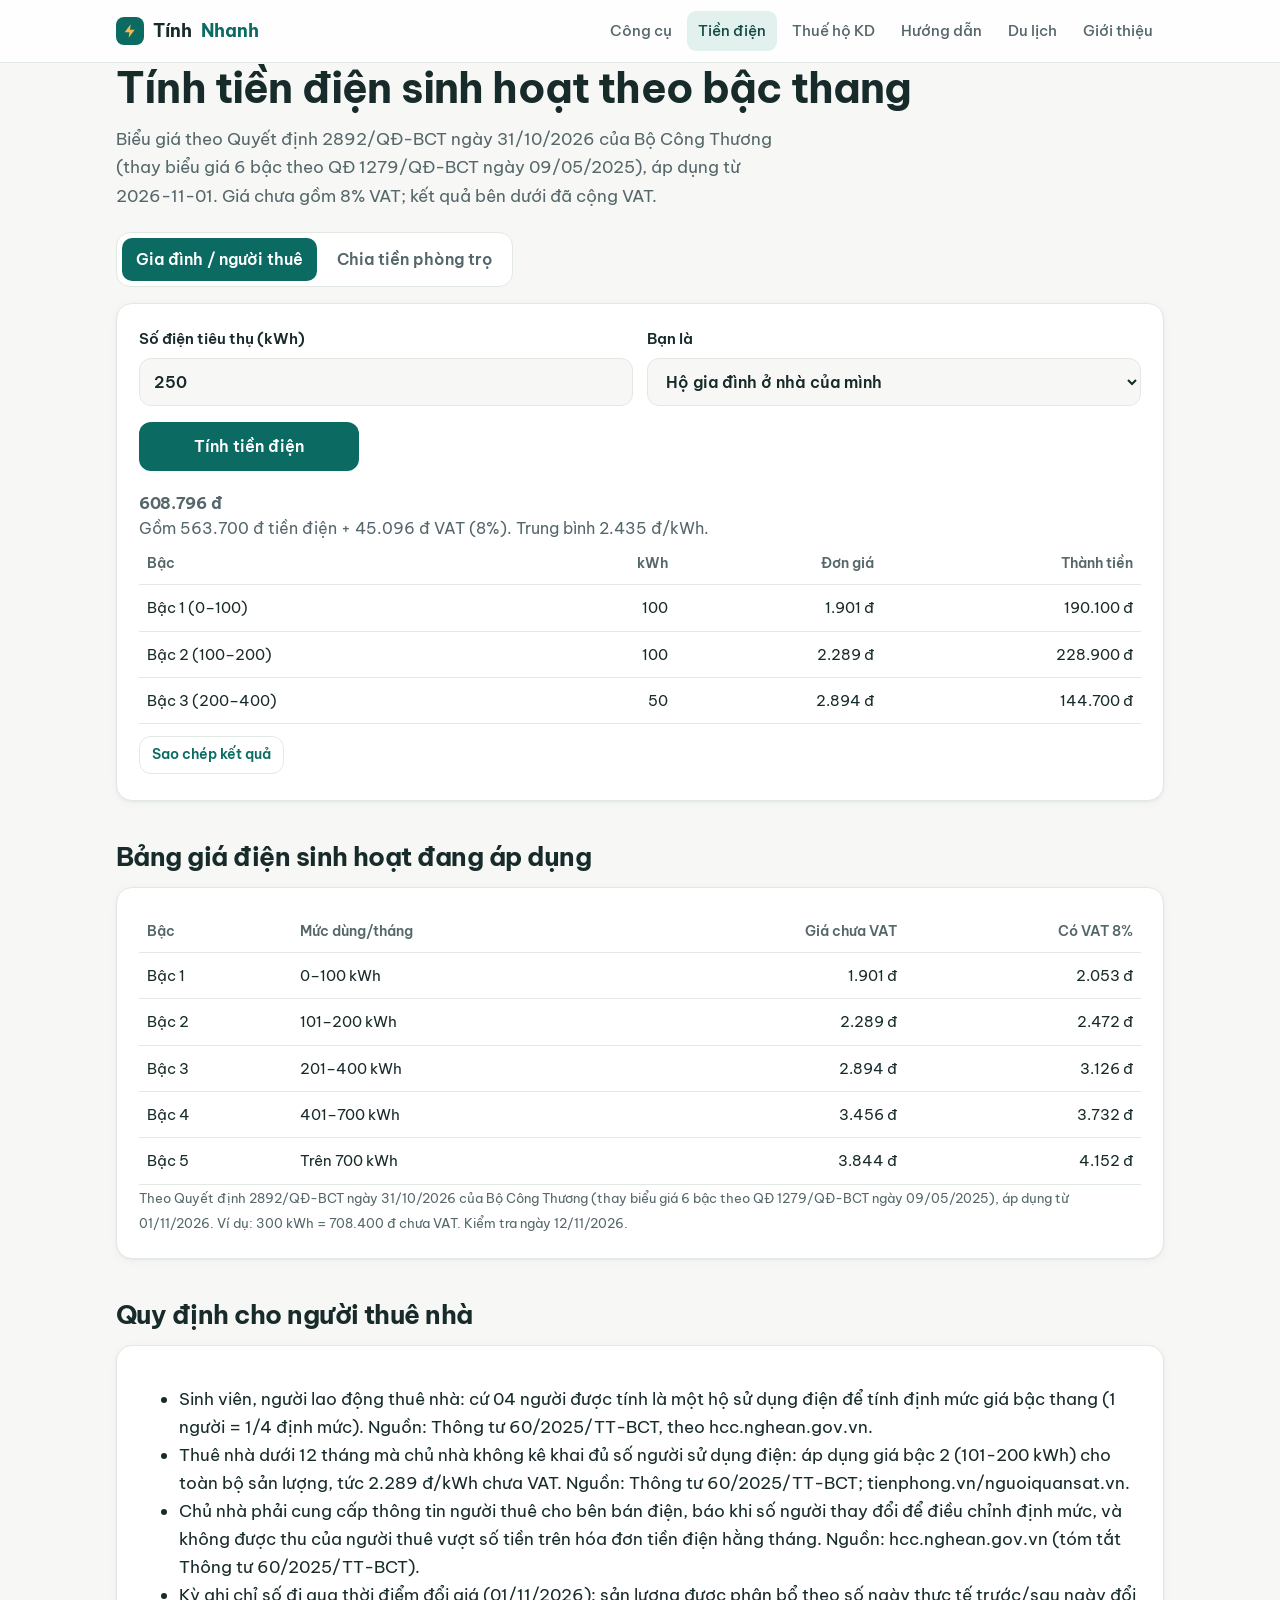
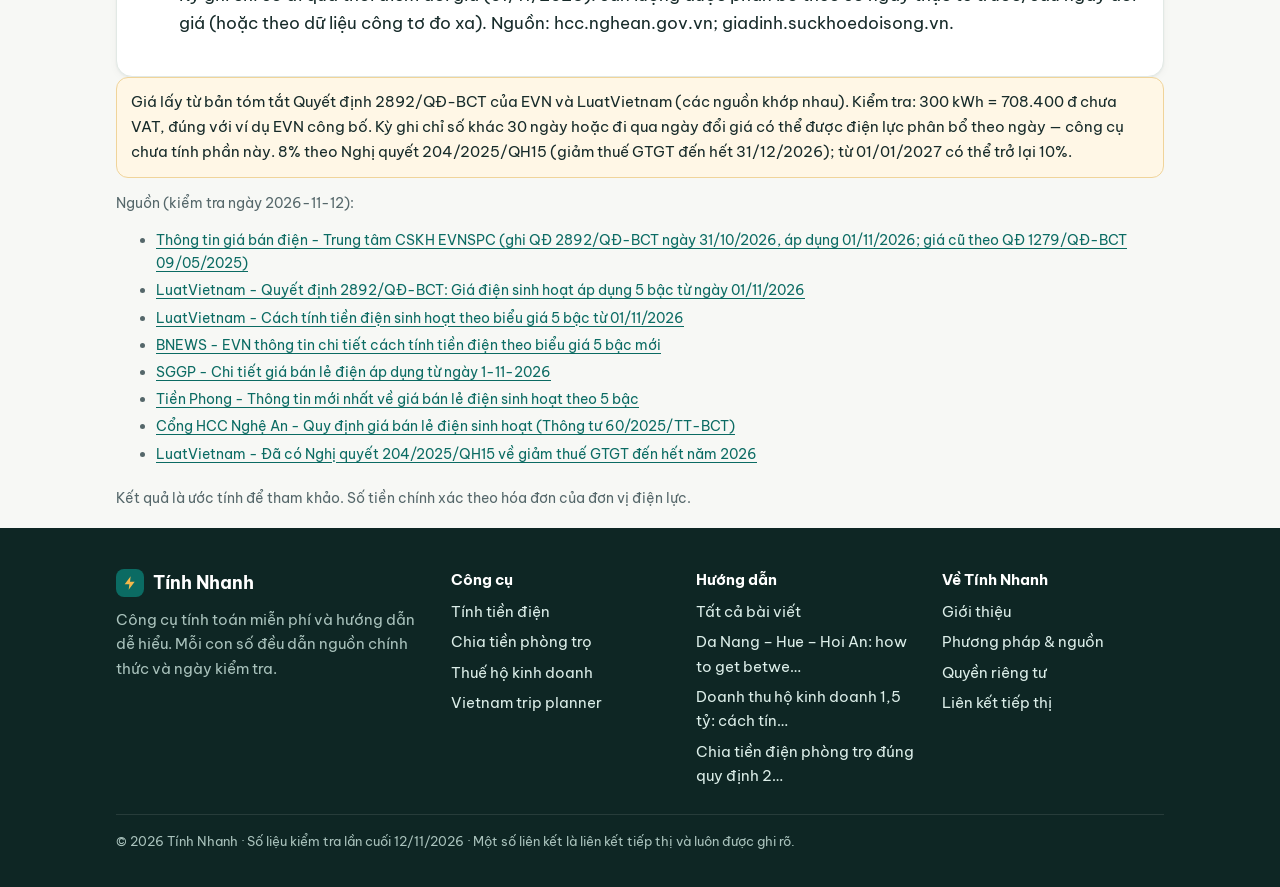
<file: tien-dien.html>
<!doctype html>
<html lang="vi">
<head>
<meta charset="utf-8">
<meta name="viewport" content="width=device-width, initial-scale=1">
<title>Tính tiền điện theo bậc thang 2026 — Tính Nhanh</title>
<meta name="description" content="Tính tiền điện sinh hoạt theo biểu giá bậc thang mới nhất, có VAT, và chia tiền điện phòng trọ theo đồng hồ riêng từng phòng.">
<link rel="preconnect" href="https://fonts.googleapis.com">
<link rel="preconnect" href="https://fonts.gstatic.com" crossorigin>
<link rel="stylesheet" href="https://fonts.googleapis.com/css2?family=Be+Vietnam+Pro:wght@400;500;600;700&display=swap">
<meta name="theme-color" content="#0f766e">
<link rel="icon" href="assets/favicon.svg" type="image/svg+xml">
<link rel="stylesheet" href="assets/style.css?v=fb4f2e9e">
</head>
<body>
<header class="site"><div class="wrap">
  <a class="brand" href="index.html"><span class="mark" aria-hidden="true"><svg width="16" height="16" viewBox="0 0 24 24"><path d="M13 2 4 14h7l-1 8 9-12h-7z" fill="#F2B84B"/></svg></span>Tính <span class="hl">Nhanh</span></a>
  <nav class="top" aria-label="Chính">
    <a href="index.html">Công cụ</a>
    <a href="tien-dien.html" aria-current="page">Tiền điện</a>
    <a href="thue-ho-kinh-doanh.html">Thuế hộ KD</a>
    <a href="huong-dan/index.html">Hướng dẫn</a>
    <a href="travel/index.html">Du lịch</a>
    <a href="gioi-thieu.html">Giới thiệu</a>
  </nav>
</div></header>

<main class="wrap">
  <h1>Tính tiền điện sinh hoạt theo bậc thang</h1>
  <p class="lede" id="tariff-meta">Biểu giá theo Quyết định 2892/QĐ-BCT ngày 31/10/2026 của Bộ Công Thương, áp dụng từ 01/11/2026. Giá chưa gồm 8% VAT; kết quả bên dưới đã cộng VAT.</p>
  <noscript><p class="note">Công cụ cần JavaScript để tính. Hãy bật JavaScript trong trình duyệt.</p></noscript>

  <div class="tabs" role="tablist">
    <button type="button" role="tab" id="tab-home" aria-controls="panel-home" aria-selected="true">Gia đình / người thuê</button>
    <button type="button" role="tab" id="tab-rooms" aria-controls="panel-rooms" aria-selected="false">Chia tiền phòng trọ</button>
  </div>

  <section class="card" id="panel-home" role="tabpanel" aria-labelledby="tab-home">
    <form class="calc" id="f-home">
      <div class="row">
        <label>Số điện tiêu thụ (kWh)
          <input id="kwh" type="number" inputmode="decimal" min="0" step="1" value="250" required>
        </label>
        <label>Bạn là
          <select id="who">
            <option value="home">Hộ gia đình ở nhà của mình</option>
            <option value="renter">Người thuê nhà, chủ nhà đã khai báo số người</option>
            <option value="undeclared">Thuê dưới 12 tháng, chủ nhà chưa khai báo</option>
          </select>
        </label>
        <label id="persons-wrap" hidden>Số người thuê đã khai báo <small>4 người = 1 hộ; 1 người = 1/4 định mức</small>
          <input id="persons" type="number" inputmode="numeric" min="1" value="4">
        </label>
      </div>
      <button type="submit">Tính tiền điện</button>
    </form>
    <div class="result" id="r-home" aria-live="polite"></div>
  </section>

  <section class="card" id="panel-rooms" role="tabpanel" aria-labelledby="tab-rooms" hidden>
    <p class="muted" style="margin-top:0">Một đồng hồ tổng cho cả nhà trọ. Nhập kWh đồng hồ riêng và số người của từng phòng: hóa đơn được tính một lần theo bậc thang (người thuê: 4 người = 1 hộ), rồi chia theo tỷ lệ kWh.</p>
    <form class="calc" id="f-rooms">
      <div class="rooms" id="rooms"></div>
      <div><button type="button" class="ghost" id="add-room">+ Thêm phòng</button></div>
      <button type="submit">Chia tiền</button>
    </form>
    <div class="result" id="r-rooms" aria-live="polite"></div>
  </section>

  <div class="aff" data-aff="energy-saving" hidden style="margin-top:18px">
    <strong data-aff-title></strong>
    <p data-aff-text class="muted"></p>
    <a data-aff-link></a>
    <p class="disclosure">Tính Nhanh có thể nhận hoa hồng nếu bạn mua qua liên kết này. Giá bạn trả không đổi. Việc giới thiệu không ảnh hưởng đến kết quả tính toán.</p>
  </div>

  <h2>Bảng giá điện sinh hoạt đang áp dụng</h2>
  <div class="card">
<!--@tariff-->
<div class="table-scroll"><table><thead><tr><th>Bậc</th><th>Mức dùng/tháng</th><th class="num">Giá chưa VAT</th><th class="num">Có VAT 8%</th></tr></thead><tbody>
<tr><td>Bậc 1</td><td>0–100 kWh</td><td class="num">1.901 đ</td><td class="num">2.053 đ</td></tr>
<tr><td>Bậc 2</td><td>101–200 kWh</td><td class="num">2.289 đ</td><td class="num">2.472 đ</td></tr>
<tr><td>Bậc 3</td><td>201–400 kWh</td><td class="num">2.894 đ</td><td class="num">3.126 đ</td></tr>
<tr><td>Bậc 4</td><td>401–700 kWh</td><td class="num">3.456 đ</td><td class="num">3.732 đ</td></tr>
<tr><td>Bậc 5</td><td>Trên 700 kWh</td><td class="num">3.844 đ</td><td class="num">4.152 đ</td></tr>
</tbody></table></div>
<p class="muted"><small>Theo Quyết định 2892/QĐ-BCT ngày 31/10/2026 của Bộ Công Thương (thay biểu giá 6 bậc theo QĐ 1279/QĐ-BCT ngày 09/05/2025), áp dụng từ 01/11/2026. Ví dụ: 300 kWh = 708.400 đ chưa VAT. Kiểm tra ngày 12/11/2026.</small></p>
<!--/@tariff-->
  </div>

  <h2>Quy định cho người thuê nhà</h2>
  <div class="card"><ul id="renter-rules"></ul></div>

  <div class="note" id="tariff-notes" hidden></div>
  <div class="sources" id="sources"></div>
  <p class="muted"><small>Kết quả là ước tính để tham khảo. Số tiền chính xác theo hóa đơn của đơn vị điện lực.</small></p>
</main>

<footer class="site"><div class="wrap">
  <div class="foot-grid">
    <div>
      <a class="brand" href="index.html" style="color:#fff"><span class="mark" aria-hidden="true"><svg width="16" height="16" viewBox="0 0 24 24"><path d="M13 2 4 14h7l-1 8 9-12h-7z" fill="#F2B84B"/></svg></span>Tính Nhanh</a>
      <p style="margin:10px 0 0;max-width:36ch">Công cụ tính toán miễn phí và hướng dẫn dễ hiểu. Mỗi con số đều dẫn nguồn chính thức và ngày kiểm tra.</p>
    </div>
    <div><b>Công cụ</b><ul>
      <li><a href="tien-dien.html">Tính tiền điện</a></li>
      <li><a href="tien-dien.html#phong-tro">Chia tiền phòng trọ</a></li>
      <li><a href="thue-ho-kinh-doanh.html">Thuế hộ kinh doanh</a></li>
      <li><a href="travel/index.html">Vietnam trip planner</a></li>
    </ul></div>
    <div><b>Hướng dẫn</b><ul>
      <li><a href="huong-dan/index.html">Tất cả bài viết</a></li>
      <li><a href="travel/da-nang-hue-hoi-an-route.html">Da Nang – Hue – Hoi An: how to get betwe…</a></li>
      <li><a href="huong-dan/thue-ho-kinh-doanh-doanh-thu-1-5-ty.html">Doanh thu hộ kinh doanh 1,5 tỷ: cách tín…</a></li>
      <li><a href="huong-dan/chia-tien-dien-phong-tro.html">Chia tiền điện phòng trọ đúng quy định 2…</a></li>
    </ul></div>
    <div><b>Về Tính Nhanh</b><ul>
      <li><a href="gioi-thieu.html">Giới thiệu</a></li>
      <li><a href="gioi-thieu.html#phuong-phap">Phương pháp & nguồn</a></li>
      <li><a href="gioi-thieu.html#du-lieu">Quyền riêng tư</a></li>
      <li><a href="gioi-thieu.html#tiep-thi">Liên kết tiếp thị</a></li>
    </ul></div>
  </div>
  <div class="foot-bottom">© 2026 Tính Nhanh · Số liệu kiểm tra lần cuối 12/11/2026 · Một số liên kết là liên kết tiếp thị và luôn được ghi rõ.</div>
</div></footer>

<script type="module">
import { loadJSON, vnd, num, renderSources, escapeHtml, fillAffiliates } from "./assets/common.js";
import { tierBreakdown, householdsFor, splitBoardingHouse, flatTierBill } from "./assets/electricity.js";

let T;
try { T = await loadJSON("data/electricity-tariff.json"); }
catch (e) { document.getElementById("tariff-meta").textContent = "Chưa có biểu giá đã kiểm chứng. " + e.message; throw e; }

document.getElementById("tariff-meta").textContent =
  `Biểu giá theo ${T.decision}, áp dụng từ ${T.effective_from}. Giá chưa gồm ${T.vat_percent}% VAT; kết quả bên dưới đã cộng VAT.`;
renderSources(document.getElementById("sources"), T.sources, T.verified_at);
const publicNotes = [T.notes_public, T.vat_note].filter(Boolean).join(" ");
if (publicNotes) { const n = document.getElementById("tariff-notes"); n.textContent = publicNotes; n.hidden = false; }
document.getElementById("renter-rules").innerHTML = (T.renter_rules || []).map((r) => `<li>${escapeHtml(r)}</li>`).join("");

function table(rows) {
  return `<div class="table-scroll"><table><thead><tr><th>Bậc</th><th class="num">kWh</th><th class="num">Đơn giá</th><th class="num">Thành tiền</th></tr></thead><tbody>` +
    rows.map((r, i) => `<tr><td>Bậc ${i + 1} (${num(r.from)}–${r.to == null ? "trở lên" : num(r.to)})</td><td class="num">${num(r.kwh, 1)}</td><td class="num">${vnd(r.price)}</td><td class="num">${vnd(r.amount)}</td></tr>`).join("") +
    `</tbody></table></div>`;
}

document.getElementById("f-home").addEventListener("submit", (ev) => {
  ev.preventDefault();
  const kwh = Number(document.getElementById("kwh").value);
  const who = document.getElementById("who").value;
  const persons = Number(document.getElementById("persons").value) || 1;
  const undeclared = who === "undeclared";
  const households = householdsFor(persons, T, { renter: who === "renter" });
  const b = undeclared ? flatTierBill(T, kwh, T.undeclared_renter_tier_index ?? 1) : tierBreakdown(T, kwh, { households });
  const how = undeclared
    ? `Toàn bộ sản lượng tính một giá bậc ${(T.undeclared_renter_tier_index ?? 1) + 1} (${vnd(b.rows[0].price)}/kWh chưa VAT).`
    : (who === "renter" ? `Định mức mỗi bậc × ${num(households, 2)} (${persons} người thuê, ${T.persons_per_household} người = 1 hộ).` : "");
  document.getElementById("r-home").innerHTML =
    `<p class="big">${vnd(b.total)}</p>
     <p class="muted">Gồm ${vnd(b.subtotal)} tiền điện + ${vnd(b.vat)} VAT (${T.vat_percent}%). Trung bình ${vnd(b.total / (kwh || 1))}/kWh. ${how}</p>` +
    (undeclared ? "" : table(b.rows));
});

const roomsEl = document.getElementById("rooms");
function addRoom(name = "", kwh = "", persons = 1) {
  const i = roomsEl.children.length + 1;
  const div = document.createElement("div");
  div.className = "room";
  div.innerHTML = `<label>Phòng<input value="${escapeHtml(name || "Phòng " + i)}" data-k="name"></label>
    <label>kWh<input type="number" min="0" inputmode="decimal" value="${kwh}" data-k="kwh"></label>
    <label>Số người<input type="number" min="0" inputmode="numeric" value="${persons}" data-k="persons"></label>
    <button type="button" class="ghost" aria-label="Xóa phòng">✕</button>`;
  div.querySelector("button").onclick = () => div.remove();
  roomsEl.appendChild(div);
}
addRoom("Phòng 1", 120, 2); addRoom("Phòng 2", 80, 1); addRoom("Phòng 3", 150, 3);
document.getElementById("add-room").onclick = () => addRoom();

document.getElementById("f-rooms").addEventListener("submit", (ev) => {
  ev.preventDefault();
  const rooms = [...roomsEl.children].map((d) => Object.fromEntries([...d.querySelectorAll("input")].map((i) => [i.dataset.k, i.value])));
  const s = splitBoardingHouse(T, rooms);
  document.getElementById("r-rooms").innerHTML =
    `<p class="big">${vnd(s.bill.total)}</p>
     <p class="muted">${num(s.totalKwh)} kWh, ${s.persons} người → định mức ${s.households} hộ. Giá bình quân ${vnd(s.avgPerKwh)}/kWh (đã gồm VAT).</p>
     <div class="table-scroll"><table><thead><tr><th>Phòng</th><th class="num">kWh</th><th class="num">Phải trả</th></tr></thead><tbody>` +
    s.rooms.map((r) => `<tr><td>${escapeHtml(r.name)}</td><td class="num">${num(r.kwh)}</td><td class="num">${vnd(r.share)}</td></tr>`).join("") +
    `</tbody></table></div>`;
});

// Tabs; #phong-tro in the URL opens the boarding-house tab directly (for links from articles/videos).
function showTab(which) {
  for (const t of ["home", "rooms"]) {
    document.getElementById("tab-" + t).setAttribute("aria-selected", String(t === which));
    document.getElementById("panel-" + t).hidden = t !== which;
  }
}
document.getElementById("tab-home").onclick = () => { showTab("home"); history.replaceState(null, "", "#"); };
document.getElementById("tab-rooms").onclick = () => { showTab("rooms"); history.replaceState(null, "", "#phong-tro"); };
if (location.hash === "#phong-tro") showTab("rooms");
document.getElementById("f-rooms").requestSubmit();

const whoEl = document.getElementById("who");
whoEl.addEventListener("change", () => {
  document.getElementById("persons-wrap").hidden = whoEl.value !== "renter";
  document.getElementById("f-home").requestSubmit();
});
document.getElementById("f-home").requestSubmit();
fillAffiliates();
</script>
<script type="module" src="assets/ui.js"></script>
</body>
</html>
</file>
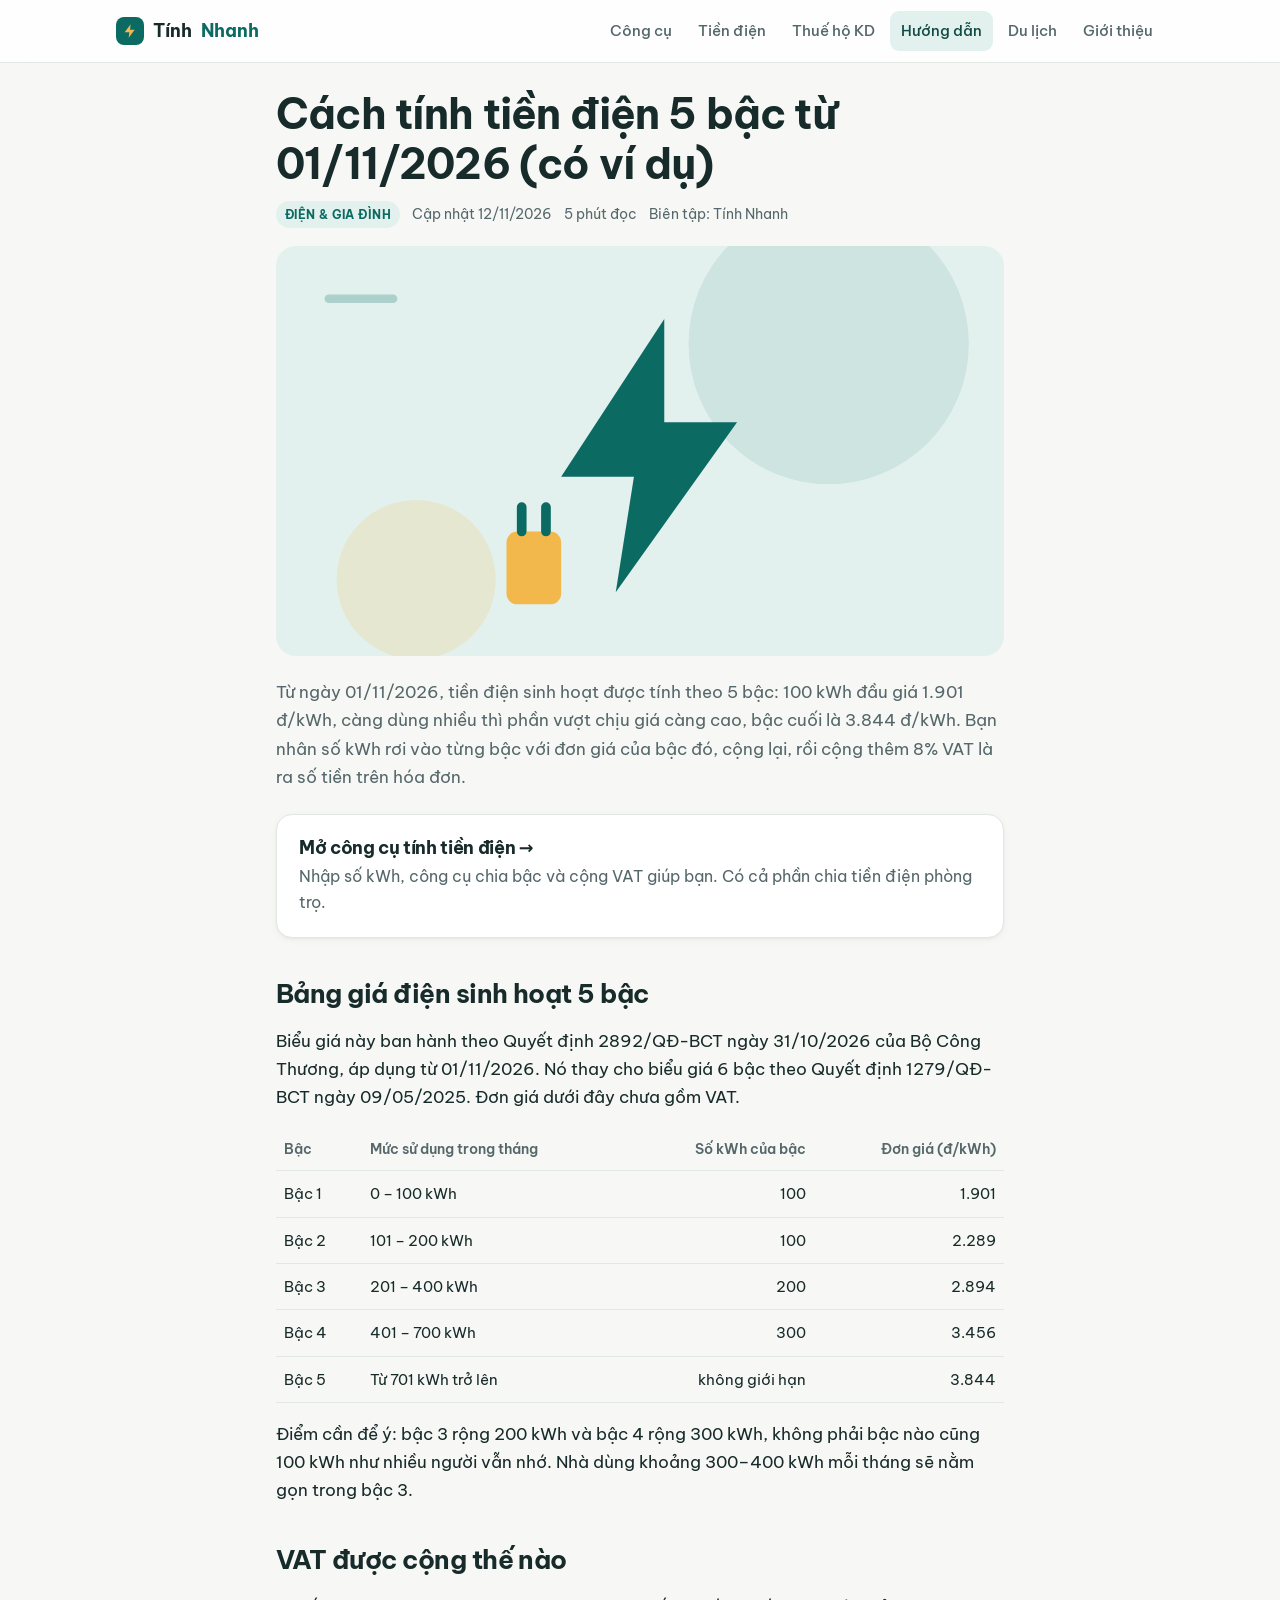
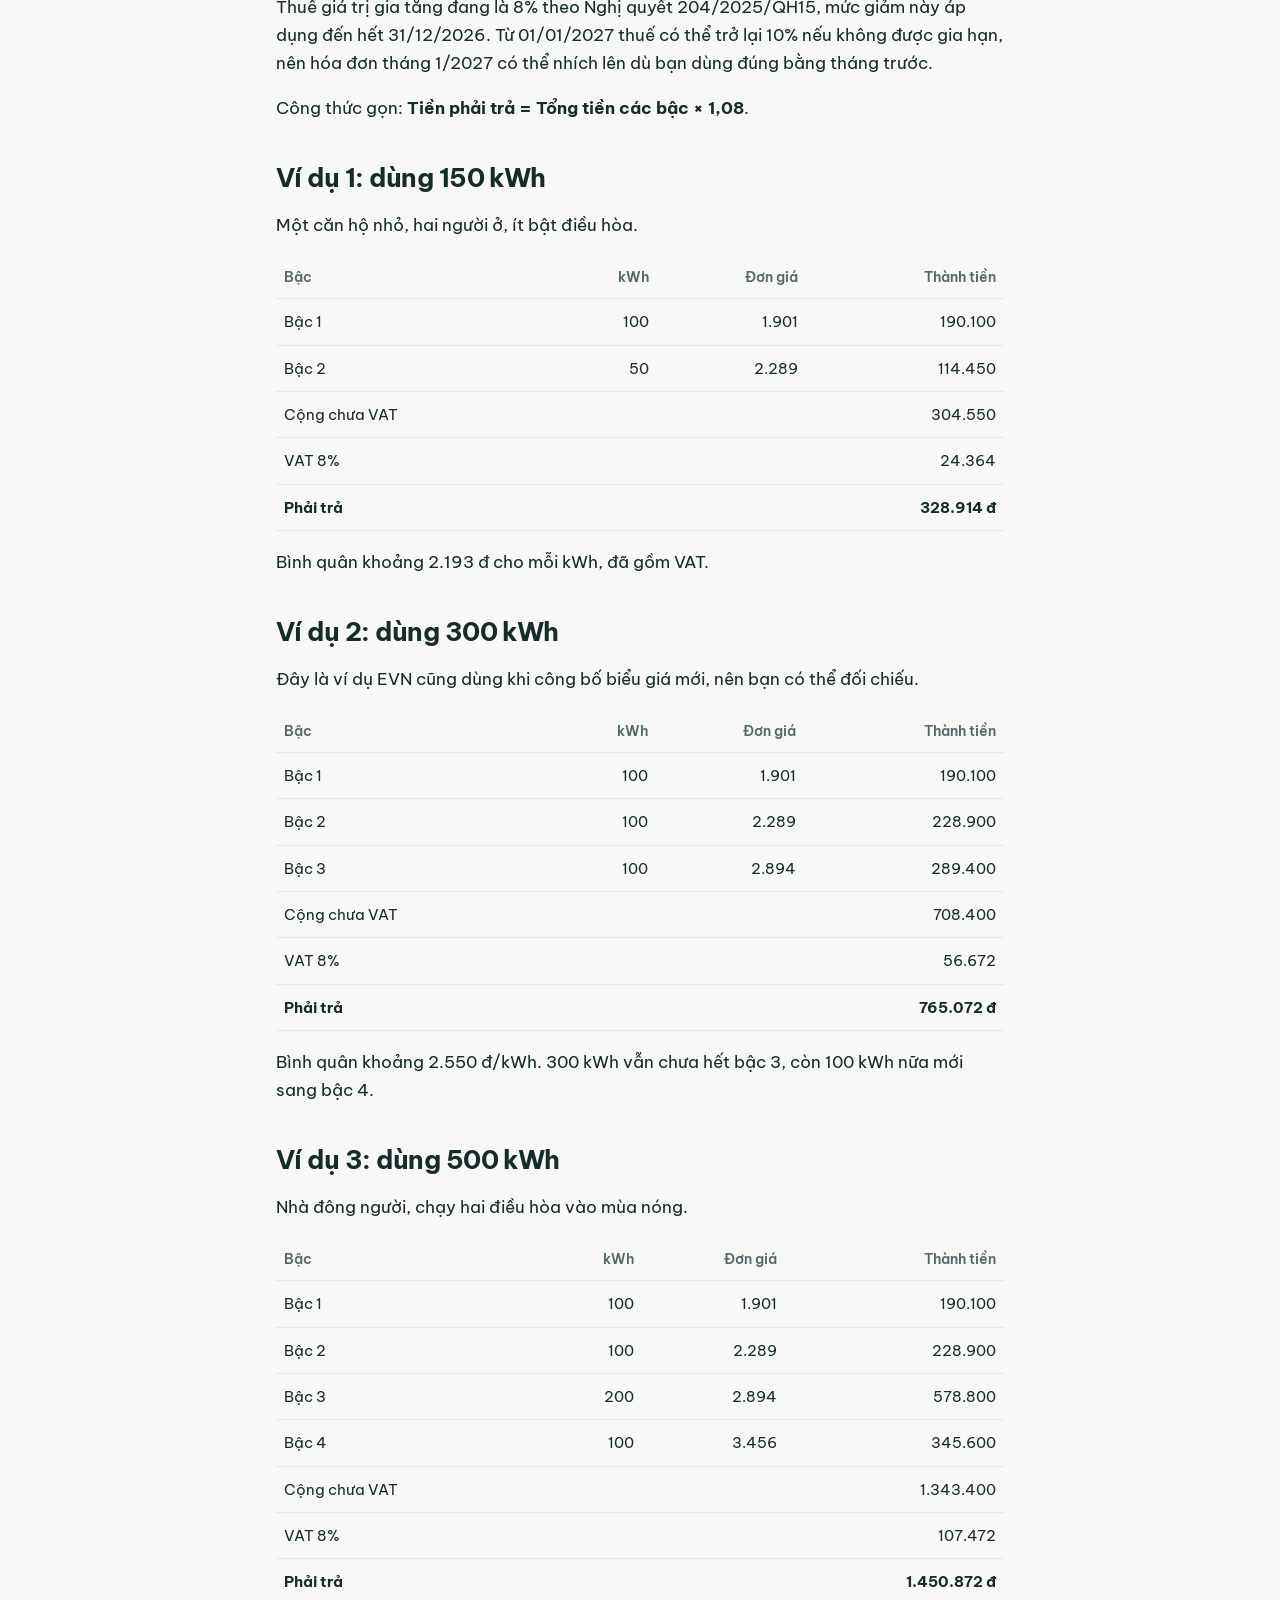
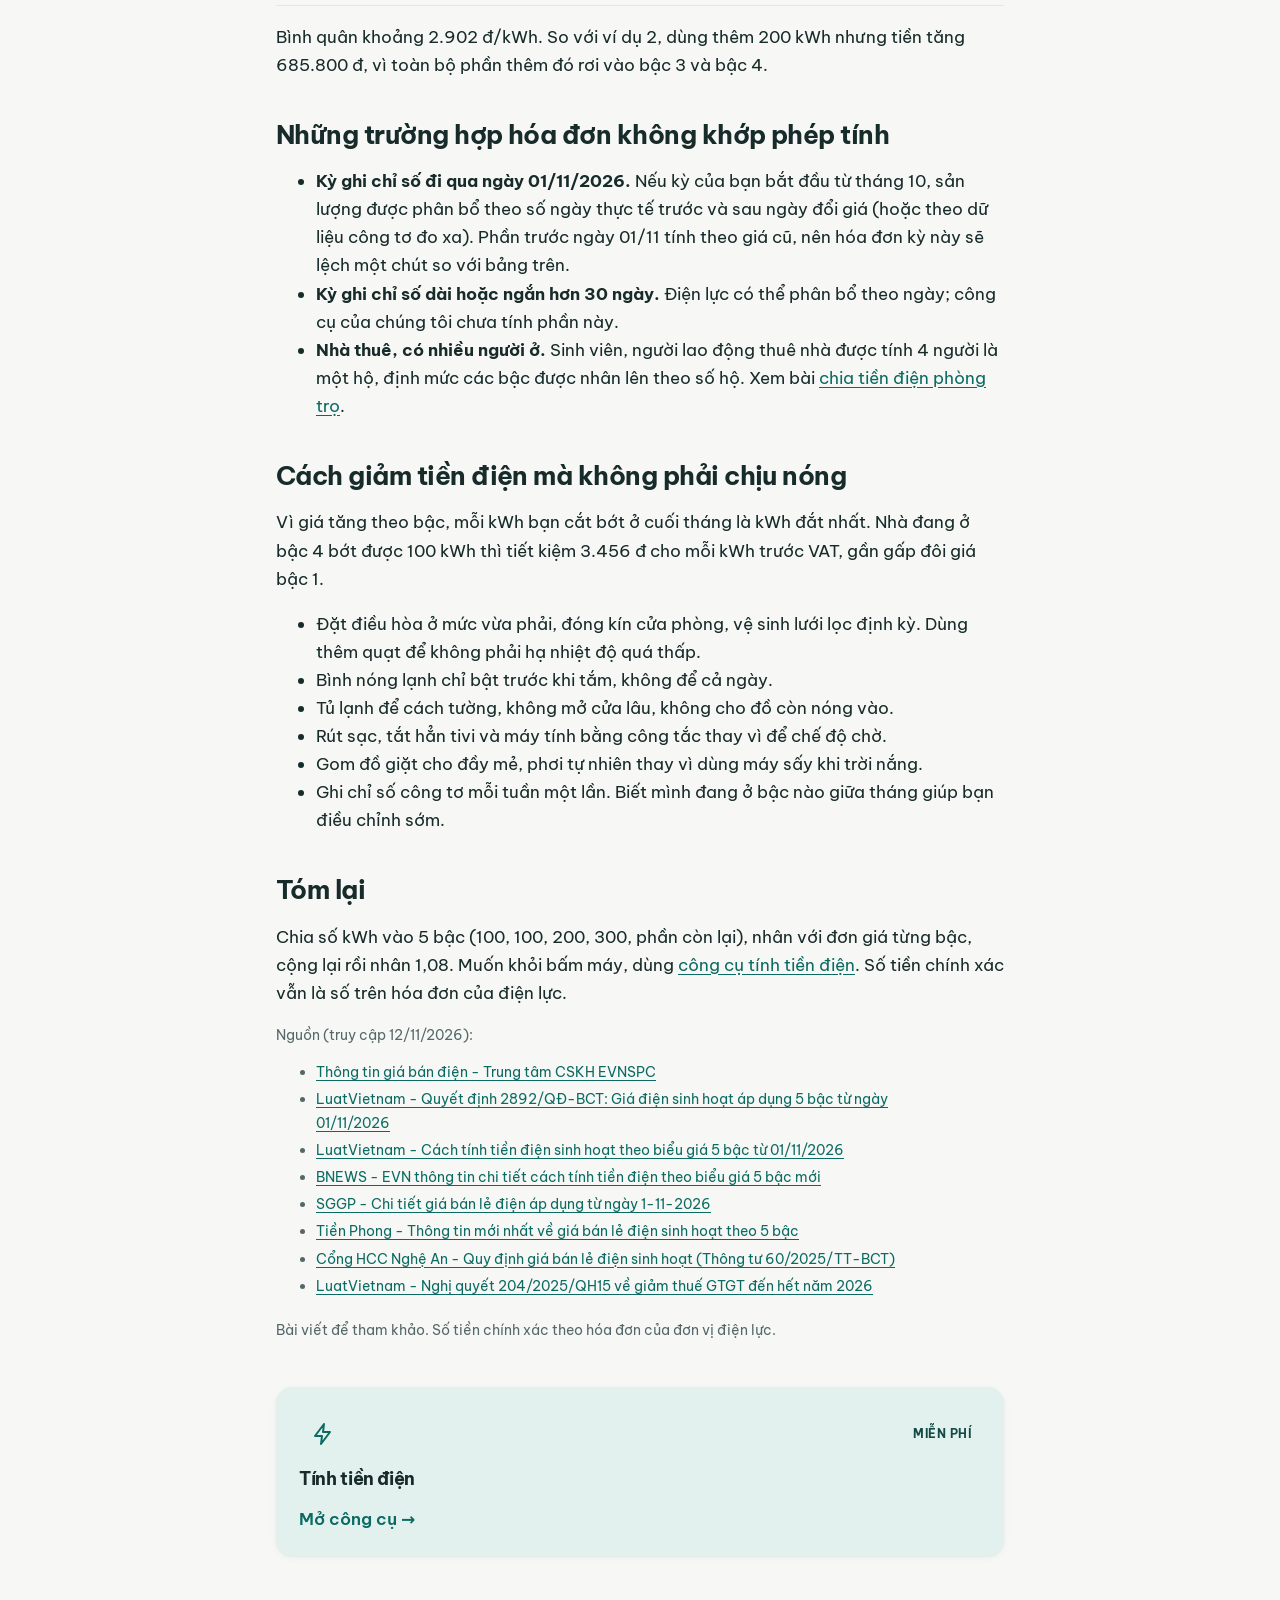
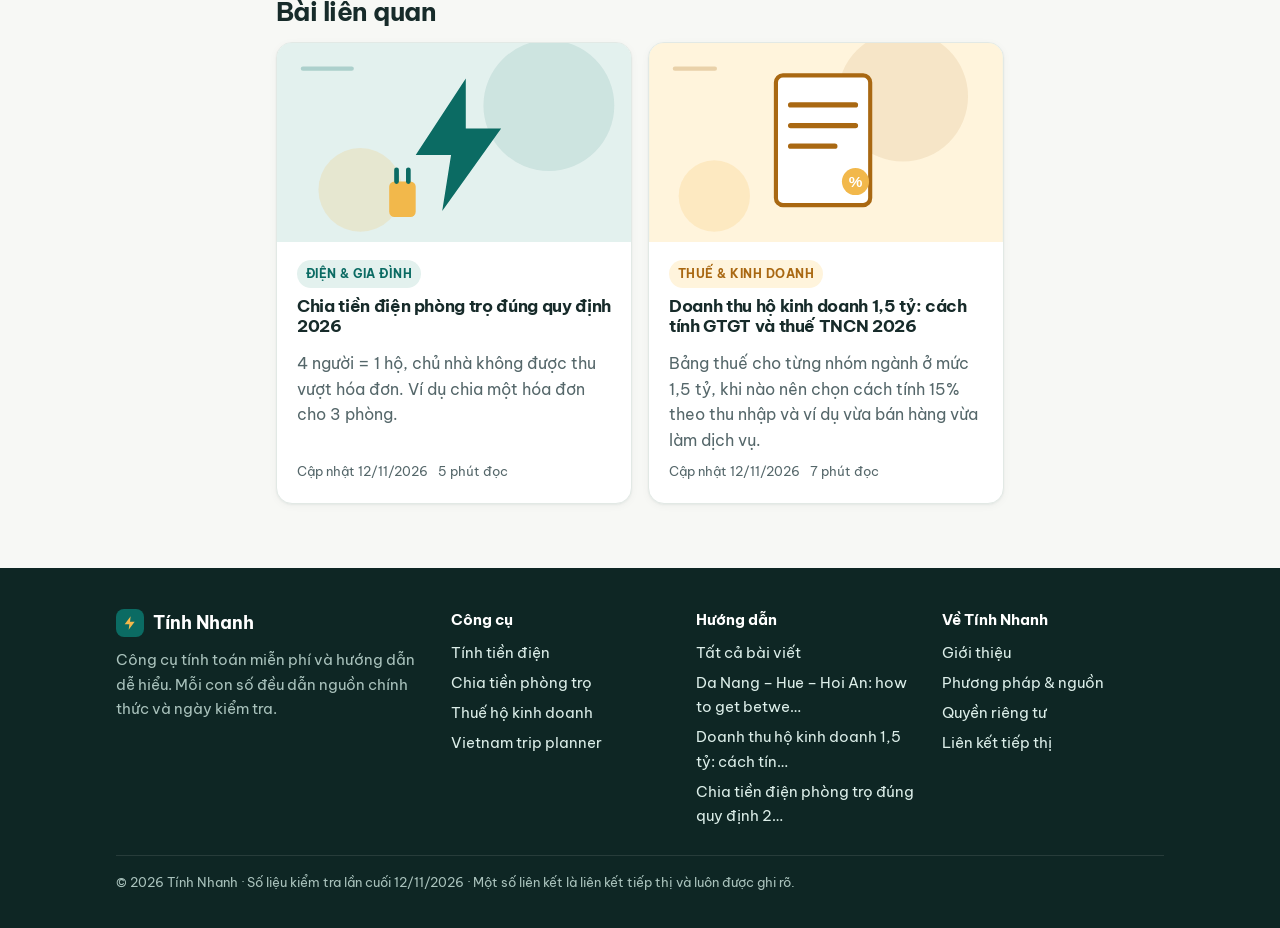
<file: huong-dan/cach-tinh-tien-dien-5-bac-2026.html>
<!doctype html>
<html lang="vi">
<head>
<meta charset="utf-8">
<meta name="viewport" content="width=device-width, initial-scale=1">
<title>Cách tính tiền điện 5 bậc từ 01/11/2026 (có ví dụ) — Tính Nhanh</title>
<meta name="description" content="Bảng giá điện sinh hoạt 5 bậc theo QĐ 2892/QĐ-BCT từ 01/11/2026, cách cộng VAT 8% và ví dụ tính sẵn cho 150, 300, 500 kWh.">
<link rel="canonical" href="https://sanglinny.github.io/tinh-nhanh/huong-dan/cach-tinh-tien-dien-5-bac-2026.html">
<link rel="preconnect" href="https://fonts.googleapis.com">
<link rel="preconnect" href="https://fonts.gstatic.com" crossorigin>
<link rel="stylesheet" href="https://fonts.googleapis.com/css2?family=Be+Vietnam+Pro:wght@400;500;600;700&display=swap">
<meta name="theme-color" content="#0f766e">
<link rel="icon" href="../assets/favicon.svg" type="image/svg+xml">
<link rel="stylesheet" href="../assets/style.css?v=fb4f2e9e">
</head>
<body>
<header class="site"><div class="wrap">
  <a class="brand" href="../index.html"><span class="mark" aria-hidden="true"><svg width="16" height="16" viewBox="0 0 24 24"><path d="M13 2 4 14h7l-1 8 9-12h-7z" fill="#F2B84B"/></svg></span>Tính <span class="hl">Nhanh</span></a>
  <nav class="top" aria-label="Chính">
    <a href="../index.html">Công cụ</a>
    <a href="../tien-dien.html">Tiền điện</a>
    <a href="../thue-ho-kinh-doanh.html">Thuế hộ KD</a>
    <a href="../huong-dan/index.html" aria-current="page">Hướng dẫn</a>
    <a href="../travel/index.html">Du lịch</a>
    <a href="../gioi-thieu.html">Giới thiệu</a>
  </nav>
</div></header>

<main>
<article class="post">
  <h1>Cách tính tiền điện 5 bậc từ 01/11/2026 (có ví dụ)</h1>
<!--@post-meta-->
<div class="post-meta"><span class="chip" style="background:#E3F1EE;color:#0B6B63">Điện &amp; gia đình</span><span>Cập nhật 12/11/2026</span><span>5 phút đọc</span><span>Biên tập: Tính Nhanh</span></div>
<figure class="post-cover" style="margin:0 0 22px"><img src="../assets/covers/cach-tinh-tien-dien-5-bac-2026.svg" alt="" width="1200" height="675"></figure>
<!--/@post-meta-->
  <p class="lede">Từ ngày 01/11/2026, tiền điện sinh hoạt được tính theo 5 bậc: 100 kWh đầu giá 1.901 đ/kWh, càng dùng nhiều thì phần vượt chịu giá càng cao, bậc cuối là 3.844 đ/kWh. Bạn nhân số kWh rơi vào từng bậc với đơn giá của bậc đó, cộng lại, rồi cộng thêm 8% VAT là ra số tiền trên hóa đơn.</p>

  <a class="card tilt" href="../tien-dien.html" style="margin:18px 0">
    <h3>Mở công cụ tính tiền điện →</h3>
    <p>Nhập số kWh, công cụ chia bậc và cộng VAT giúp bạn. Có cả phần chia tiền điện phòng trọ.</p>
  </a>

  <h2>Bảng giá điện sinh hoạt 5 bậc</h2>
  <p>Biểu giá này ban hành theo Quyết định 2892/QĐ-BCT ngày 31/10/2026 của Bộ Công Thương, áp dụng từ 01/11/2026. Nó thay cho biểu giá 6 bậc theo Quyết định 1279/QĐ-BCT ngày 09/05/2025. Đơn giá dưới đây chưa gồm VAT.</p>
  <div class="table-scroll"><table>
    <thead><tr><th>Bậc</th><th>Mức sử dụng trong tháng</th><th class="num">Số kWh của bậc</th><th class="num">Đơn giá (đ/kWh)</th></tr></thead>
    <tbody>
      <tr><td>Bậc 1</td><td>0 – 100 kWh</td><td class="num">100</td><td class="num">1.901</td></tr>
      <tr><td>Bậc 2</td><td>101 – 200 kWh</td><td class="num">100</td><td class="num">2.289</td></tr>
      <tr><td>Bậc 3</td><td>201 – 400 kWh</td><td class="num">200</td><td class="num">2.894</td></tr>
      <tr><td>Bậc 4</td><td>401 – 700 kWh</td><td class="num">300</td><td class="num">3.456</td></tr>
      <tr><td>Bậc 5</td><td>Từ 701 kWh trở lên</td><td class="num">không giới hạn</td><td class="num">3.844</td></tr>
    </tbody>
  </table></div>
  <p>Điểm cần để ý: bậc 3 rộng 200 kWh và bậc 4 rộng 300 kWh, không phải bậc nào cũng 100 kWh như nhiều người vẫn nhớ. Nhà dùng khoảng 300–400 kWh mỗi tháng sẽ nằm gọn trong bậc 3.</p>

  <h2>VAT được cộng thế nào</h2>
  <p>Thuế giá trị gia tăng đang là 8% theo Nghị quyết 204/2025/QH15, mức giảm này áp dụng đến hết 31/12/2026. Từ 01/01/2027 thuế có thể trở lại 10% nếu không được gia hạn, nên hóa đơn tháng 1/2027 có thể nhích lên dù bạn dùng đúng bằng tháng trước.</p>
  <p>Công thức gọn: <strong>Tiền phải trả = Tổng tiền các bậc × 1,08</strong>.</p>

  <h2>Ví dụ 1: dùng 150 kWh</h2>
  <p>Một căn hộ nhỏ, hai người ở, ít bật điều hòa.</p>
  <div class="table-scroll"><table>
    <thead><tr><th>Bậc</th><th class="num">kWh</th><th class="num">Đơn giá</th><th class="num">Thành tiền</th></tr></thead>
    <tbody>
      <tr><td>Bậc 1</td><td class="num">100</td><td class="num">1.901</td><td class="num">190.100</td></tr>
      <tr><td>Bậc 2</td><td class="num">50</td><td class="num">2.289</td><td class="num">114.450</td></tr>
      <tr><td>Cộng chưa VAT</td><td></td><td></td><td class="num">304.550</td></tr>
      <tr><td>VAT 8%</td><td></td><td></td><td class="num">24.364</td></tr>
      <tr><td><strong>Phải trả</strong></td><td></td><td></td><td class="num"><strong>328.914 đ</strong></td></tr>
    </tbody>
  </table></div>
  <p>Bình quân khoảng 2.193 đ cho mỗi kWh, đã gồm VAT.</p>

  <h2>Ví dụ 2: dùng 300 kWh</h2>
  <p>Đây là ví dụ EVN cũng dùng khi công bố biểu giá mới, nên bạn có thể đối chiếu.</p>
  <div class="table-scroll"><table>
    <thead><tr><th>Bậc</th><th class="num">kWh</th><th class="num">Đơn giá</th><th class="num">Thành tiền</th></tr></thead>
    <tbody>
      <tr><td>Bậc 1</td><td class="num">100</td><td class="num">1.901</td><td class="num">190.100</td></tr>
      <tr><td>Bậc 2</td><td class="num">100</td><td class="num">2.289</td><td class="num">228.900</td></tr>
      <tr><td>Bậc 3</td><td class="num">100</td><td class="num">2.894</td><td class="num">289.400</td></tr>
      <tr><td>Cộng chưa VAT</td><td></td><td></td><td class="num">708.400</td></tr>
      <tr><td>VAT 8%</td><td></td><td></td><td class="num">56.672</td></tr>
      <tr><td><strong>Phải trả</strong></td><td></td><td></td><td class="num"><strong>765.072 đ</strong></td></tr>
    </tbody>
  </table></div>
  <p>Bình quân khoảng 2.550 đ/kWh. 300 kWh vẫn chưa hết bậc 3, còn 100 kWh nữa mới sang bậc 4.</p>

  <h2>Ví dụ 3: dùng 500 kWh</h2>
  <p>Nhà đông người, chạy hai điều hòa vào mùa nóng.</p>
  <div class="table-scroll"><table>
    <thead><tr><th>Bậc</th><th class="num">kWh</th><th class="num">Đơn giá</th><th class="num">Thành tiền</th></tr></thead>
    <tbody>
      <tr><td>Bậc 1</td><td class="num">100</td><td class="num">1.901</td><td class="num">190.100</td></tr>
      <tr><td>Bậc 2</td><td class="num">100</td><td class="num">2.289</td><td class="num">228.900</td></tr>
      <tr><td>Bậc 3</td><td class="num">200</td><td class="num">2.894</td><td class="num">578.800</td></tr>
      <tr><td>Bậc 4</td><td class="num">100</td><td class="num">3.456</td><td class="num">345.600</td></tr>
      <tr><td>Cộng chưa VAT</td><td></td><td></td><td class="num">1.343.400</td></tr>
      <tr><td>VAT 8%</td><td></td><td></td><td class="num">107.472</td></tr>
      <tr><td><strong>Phải trả</strong></td><td></td><td></td><td class="num"><strong>1.450.872 đ</strong></td></tr>
    </tbody>
  </table></div>
  <p>Bình quân khoảng 2.902 đ/kWh. So với ví dụ 2, dùng thêm 200 kWh nhưng tiền tăng 685.800 đ, vì toàn bộ phần thêm đó rơi vào bậc 3 và bậc 4.</p>

  <h2>Những trường hợp hóa đơn không khớp phép tính</h2>
  <ul>
    <li><strong>Kỳ ghi chỉ số đi qua ngày 01/11/2026.</strong> Nếu kỳ của bạn bắt đầu từ tháng 10, sản lượng được phân bổ theo số ngày thực tế trước và sau ngày đổi giá (hoặc theo dữ liệu công tơ đo xa). Phần trước ngày 01/11 tính theo giá cũ, nên hóa đơn kỳ này sẽ lệch một chút so với bảng trên.</li>
    <li><strong>Kỳ ghi chỉ số dài hoặc ngắn hơn 30 ngày.</strong> Điện lực có thể phân bổ theo ngày; công cụ của chúng tôi chưa tính phần này.</li>
    <li><strong>Nhà thuê, có nhiều người ở.</strong> Sinh viên, người lao động thuê nhà được tính 4 người là một hộ, định mức các bậc được nhân lên theo số hộ. Xem bài <a href="chia-tien-dien-phong-tro.html">chia tiền điện phòng trọ</a>.</li>
  </ul>

  <h2>Cách giảm tiền điện mà không phải chịu nóng</h2>
  <p>Vì giá tăng theo bậc, mỗi kWh bạn cắt bớt ở cuối tháng là kWh đắt nhất. Nhà đang ở bậc 4 bớt được 100 kWh thì tiết kiệm 3.456 đ cho mỗi kWh trước VAT, gần gấp đôi giá bậc 1.</p>
  <ul>
    <li>Đặt điều hòa ở mức vừa phải, đóng kín cửa phòng, vệ sinh lưới lọc định kỳ. Dùng thêm quạt để không phải hạ nhiệt độ quá thấp.</li>
    <li>Bình nóng lạnh chỉ bật trước khi tắm, không để cả ngày.</li>
    <li>Tủ lạnh để cách tường, không mở cửa lâu, không cho đồ còn nóng vào.</li>
    <li>Rút sạc, tắt hẳn tivi và máy tính bằng công tắc thay vì để chế độ chờ.</li>
    <li>Gom đồ giặt cho đầy mẻ, phơi tự nhiên thay vì dùng máy sấy khi trời nắng.</li>
    <li>Ghi chỉ số công tơ mỗi tuần một lần. Biết mình đang ở bậc nào giữa tháng giúp bạn điều chỉnh sớm.</li>
  </ul>

  <h2>Tóm lại</h2>
  <p>Chia số kWh vào 5 bậc (100, 100, 200, 300, phần còn lại), nhân với đơn giá từng bậc, cộng lại rồi nhân 1,08. Muốn khỏi bấm máy, dùng <a href="../tien-dien.html">công cụ tính tiền điện</a>. Số tiền chính xác vẫn là số trên hóa đơn của điện lực.</p>

  <div class="sources">
    <p>Nguồn (truy cập 12/11/2026):</p>
    <ul>
      <li><a href="https://cskh.evnspc.vn/TraCuu/ThongTinGiaDien" rel="nofollow noopener" target="_blank">Thông tin giá bán điện - Trung tâm CSKH EVNSPC</a></li>
      <li><a href="https://luatvietnam.vn/tin-van-ban-moi/quyet-dinh-2892-qd-bct-gia-dien-sinh-hoat-ap-dung-5-bac-tu-ngay-01-11-2026-186-115107-article.html" rel="nofollow noopener" target="_blank">LuatVietnam - Quyết định 2892/QĐ-BCT: Giá điện sinh hoạt áp dụng 5 bậc từ ngày 01/11/2026</a></li>
      <li><a href="https://luatvietnam.vn/linh-vuc-khac/cach-tinh-tien-dien-sinh-hoat-theo-bieu-gia-5-bac-tu-01-11-2026-883-115111-article.html" rel="nofollow noopener" target="_blank">LuatVietnam - Cách tính tiền điện sinh hoạt theo biểu giá 5 bậc từ 01/11/2026</a></li>
      <li><a href="https://bnews.vn/evn-thong-tin-chi-tiet-cach-tinh-tien-dien-theo-bieu-gia-5-bac-moi/443070.html" rel="nofollow noopener" target="_blank">BNEWS - EVN thông tin chi tiết cách tính tiền điện theo biểu giá 5 bậc mới</a></li>
      <li><a href="https://www.sggp.org.vn/chi-tiet-gia-ban-le-dien-ap-dung-tu-ngay-1-11-2026-post880092.html" rel="nofollow noopener" target="_blank">SGGP - Chi tiết giá bán lẻ điện áp dụng từ ngày 1-11-2026</a></li>
      <li><a href="https://tienphong.vn/thong-tin-moi-nhat-ve-gia-ban-le-dien-sinh-hoat-theo-5-bac-post1891328.tpo" rel="nofollow noopener" target="_blank">Tiền Phong - Thông tin mới nhất về giá bán lẻ điện sinh hoạt theo 5 bậc</a></li>
      <li><a href="https://hcc.nghean.gov.vn/tin-tong-hop/quy-dinh-gia-ban-le-dien-sinh-hoat-2555.html" rel="nofollow noopener" target="_blank">Cổng HCC Nghệ An - Quy định giá bán lẻ điện sinh hoạt (Thông tư 60/2025/TT-BCT)</a></li>
      <li><a href="https://luatvietnam.vn/tin-van-ban-moi/da-co-nghi-quyet-204-2025-qh15-ve-giam-thue-gia-tri-gia-tang-den-het-nam-2026-186-102713-article.html" rel="nofollow noopener" target="_blank">LuatVietnam - Nghị quyết 204/2025/QH15 về giảm thuế GTGT đến hết năm 2026</a></li>
    </ul>
  </div>
  <p class="muted"><small>Bài viết để tham khảo. Số tiền chính xác theo hóa đơn của đơn vị điện lực.</small></p>
<!--@related-->
<section class="related">
  <a class="card tool-card" href="../tien-dien.html" style="background:var(--primary-soft);border-color:transparent">
    <span class="top"><span class="icon"><svg width="24" height="24" viewBox="0 0 24 24" fill="none" stroke="currentColor" stroke-width="2" stroke-linejoin="round"><path d="M13 2 4 14h7l-1 8 9-12h-7z"/></svg></span><span class="chip">Miễn phí</span></span>
    <h3>Tính tiền điện</h3><span class="cta">Mở công cụ →</span>
  </a>
  <h2>Bài liên quan</h2>
  <div class="grid"><a class="card guide-card" href="../huong-dan/chia-tien-dien-phong-tro.html" data-cat="dien">
  <img class="cover" src="../assets/covers/chia-tien-dien-phong-tro.svg" alt="" loading="lazy" width="1200" height="675">
  <span class="body">
    <span class="chip" style="background:#E3F1EE;color:#0B6B63">Điện &amp; gia đình</span>
    <h3>Chia tiền điện phòng trọ đúng quy định 2026</h3>
    <p>4 người = 1 hộ, chủ nhà không được thu vượt hóa đơn. Ví dụ chia một hóa đơn cho 3 phòng.</p>
    <span class="meta"><span>Cập nhật 12/11/2026</span><span>5 phút đọc</span></span>
  </span>
</a>
<a class="card guide-card" href="../huong-dan/thue-ho-kinh-doanh-doanh-thu-1-5-ty.html" data-cat="thue">
  <img class="cover" src="../assets/covers/thue-ho-kinh-doanh-doanh-thu-1-5-ty.svg" alt="" loading="lazy" width="1200" height="675">
  <span class="body">
    <span class="chip" style="background:#FFF4DC;color:#A96812">Thuế &amp; kinh doanh</span>
    <h3>Doanh thu hộ kinh doanh 1,5 tỷ: cách tính GTGT và thuế TNCN 2026</h3>
    <p>Bảng thuế cho từng nhóm ngành ở mức 1,5 tỷ, khi nào nên chọn cách tính 15% theo thu nhập và ví dụ vừa bán hàng vừa làm dịch vụ.</p>
    <span class="meta"><span>Cập nhật 12/11/2026</span><span>7 phút đọc</span></span>
  </span>
</a></div>
</section>
<!--/@related-->
</article>
</main>

<footer class="site"><div class="wrap">
  <div class="foot-grid">
    <div>
      <a class="brand" href="../index.html" style="color:#fff"><span class="mark" aria-hidden="true"><svg width="16" height="16" viewBox="0 0 24 24"><path d="M13 2 4 14h7l-1 8 9-12h-7z" fill="#F2B84B"/></svg></span>Tính Nhanh</a>
      <p style="margin:10px 0 0;max-width:36ch">Công cụ tính toán miễn phí và hướng dẫn dễ hiểu. Mỗi con số đều dẫn nguồn chính thức và ngày kiểm tra.</p>
    </div>
    <div><b>Công cụ</b><ul>
      <li><a href="../tien-dien.html">Tính tiền điện</a></li>
      <li><a href="../tien-dien.html#phong-tro">Chia tiền phòng trọ</a></li>
      <li><a href="../thue-ho-kinh-doanh.html">Thuế hộ kinh doanh</a></li>
      <li><a href="../travel/index.html">Vietnam trip planner</a></li>
    </ul></div>
    <div><b>Hướng dẫn</b><ul>
      <li><a href="../huong-dan/index.html">Tất cả bài viết</a></li>
      <li><a href="../travel/da-nang-hue-hoi-an-route.html">Da Nang – Hue – Hoi An: how to get betwe…</a></li>
      <li><a href="../huong-dan/thue-ho-kinh-doanh-doanh-thu-1-5-ty.html">Doanh thu hộ kinh doanh 1,5 tỷ: cách tín…</a></li>
      <li><a href="../huong-dan/chia-tien-dien-phong-tro.html">Chia tiền điện phòng trọ đúng quy định 2…</a></li>
    </ul></div>
    <div><b>Về Tính Nhanh</b><ul>
      <li><a href="../gioi-thieu.html">Giới thiệu</a></li>
      <li><a href="../gioi-thieu.html#phuong-phap">Phương pháp & nguồn</a></li>
      <li><a href="../gioi-thieu.html#du-lieu">Quyền riêng tư</a></li>
      <li><a href="../gioi-thieu.html#tiep-thi">Liên kết tiếp thị</a></li>
    </ul></div>
  </div>
  <div class="foot-bottom">© 2026 Tính Nhanh · Số liệu kiểm tra lần cuối 12/11/2026 · Một số liên kết là liên kết tiếp thị và luôn được ghi rõ.</div>
</div></footer>
<script type="module" src="../assets/ui.js"></script>
</body>
</html>
</file>
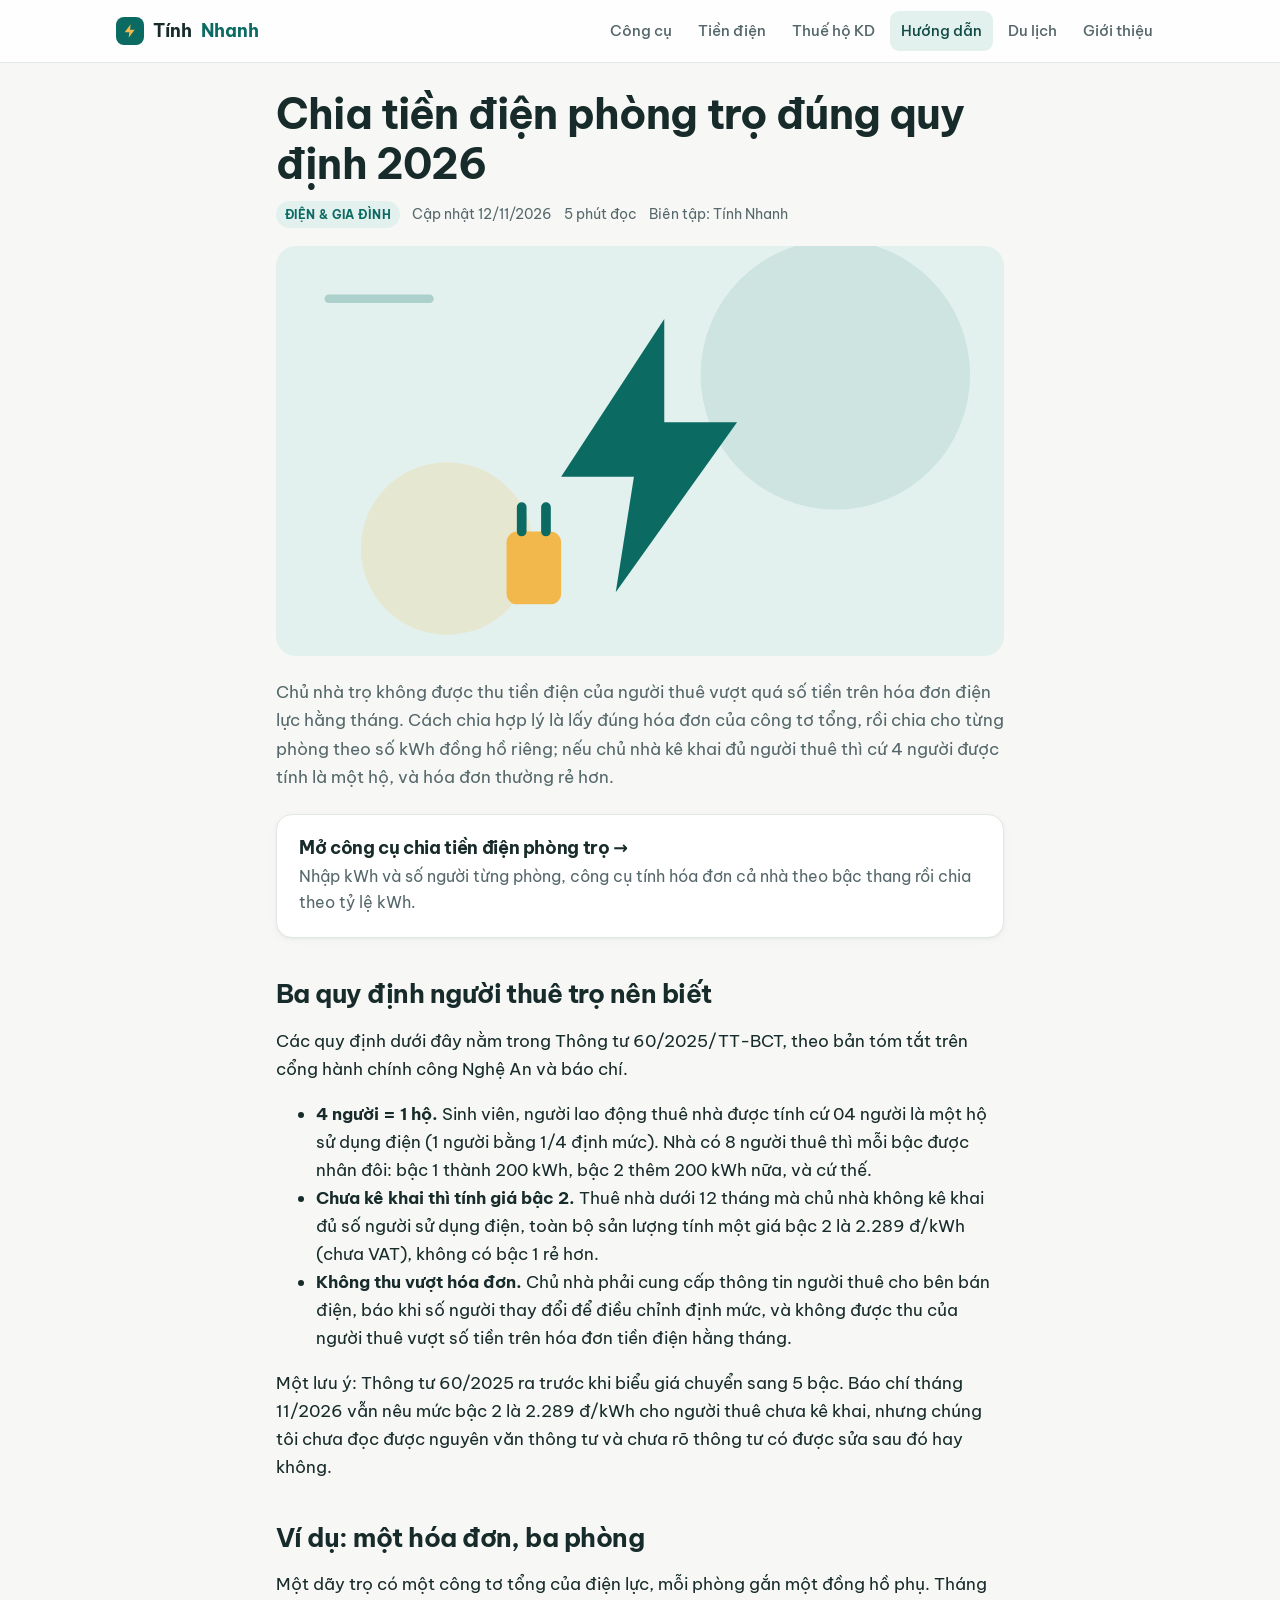
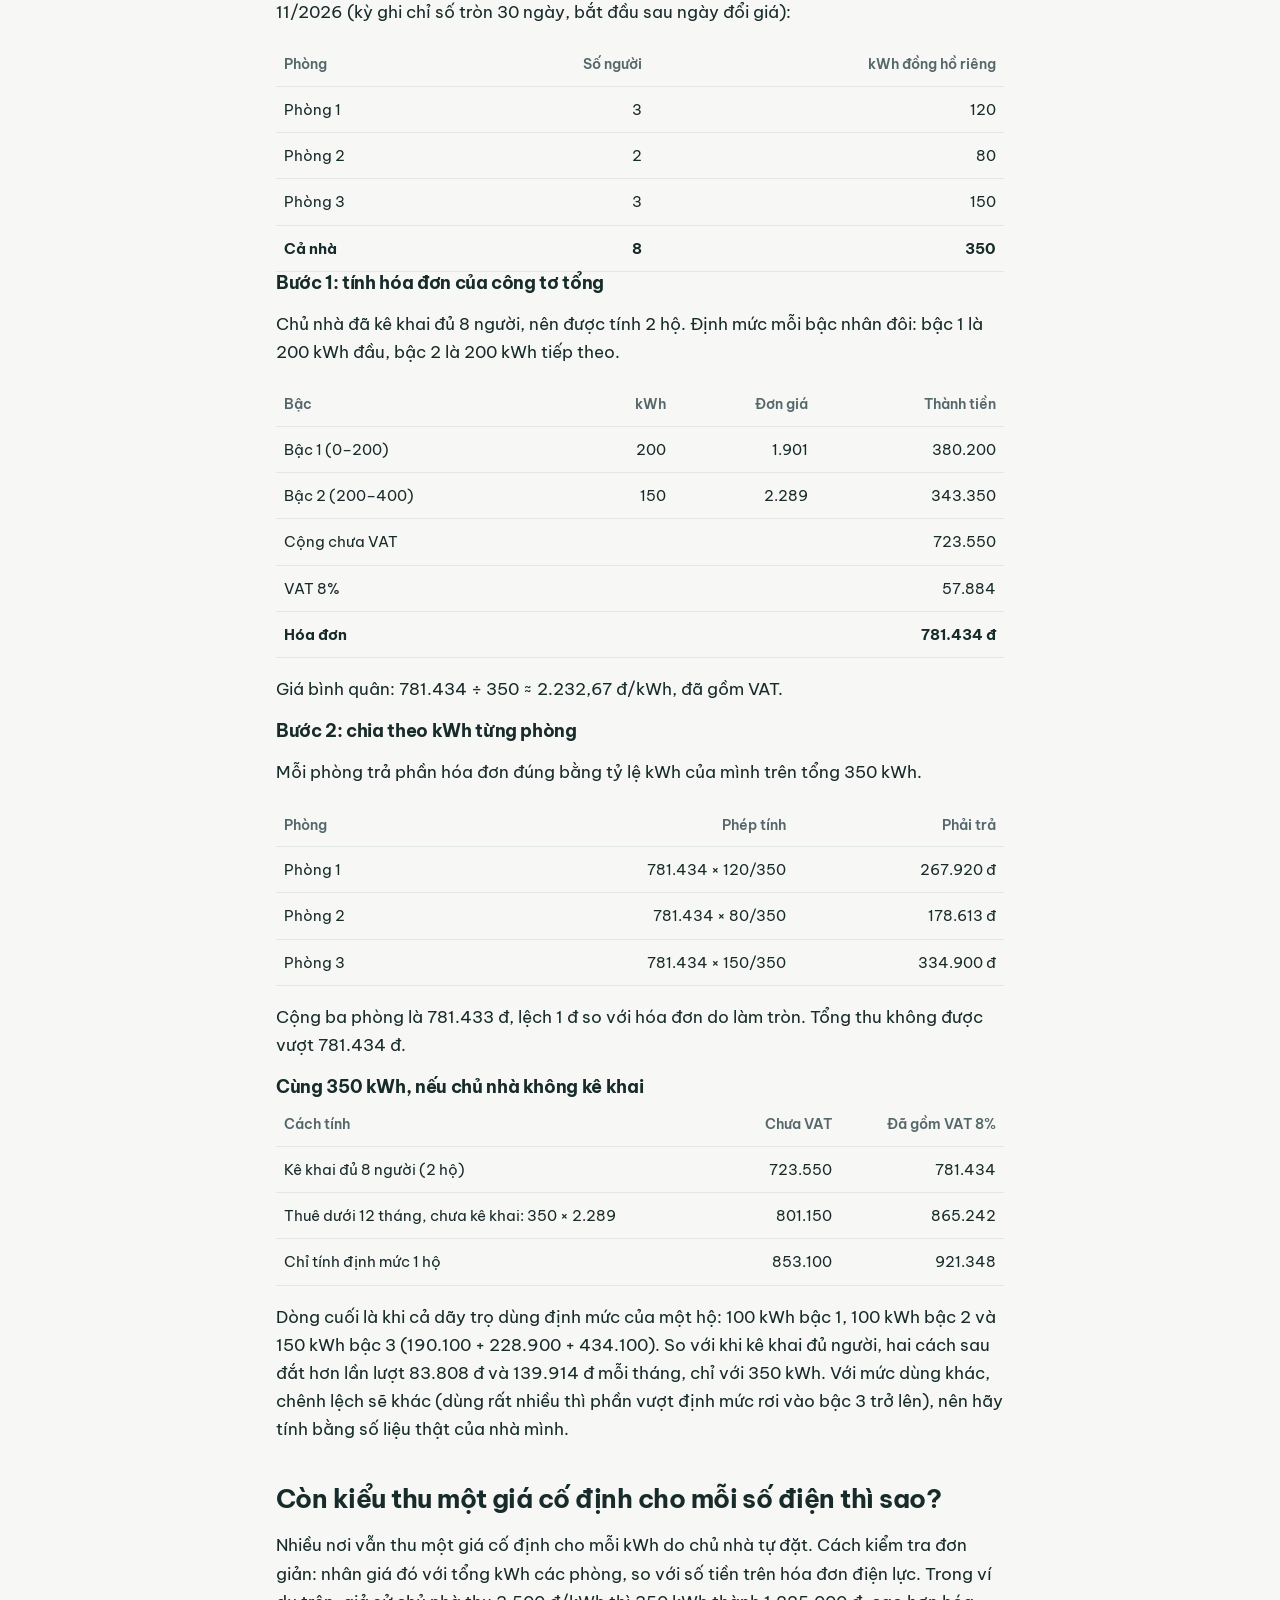
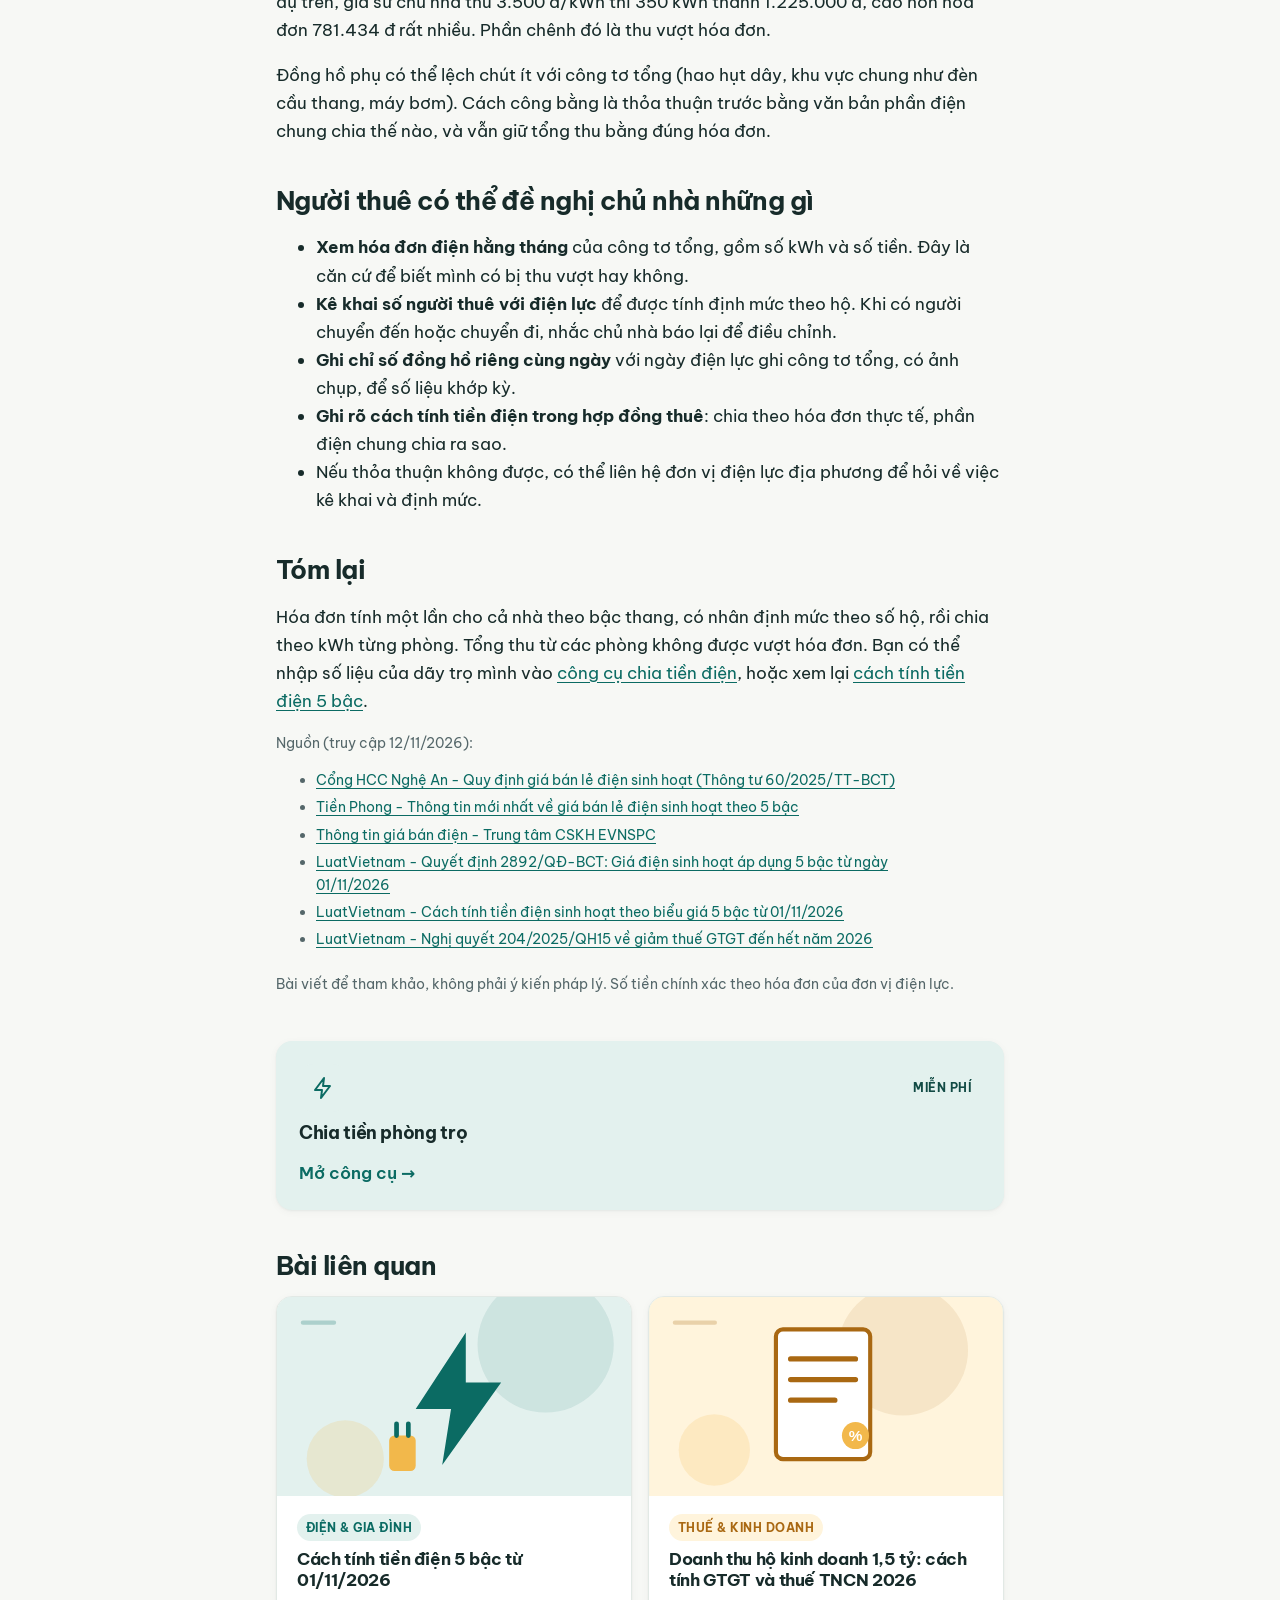
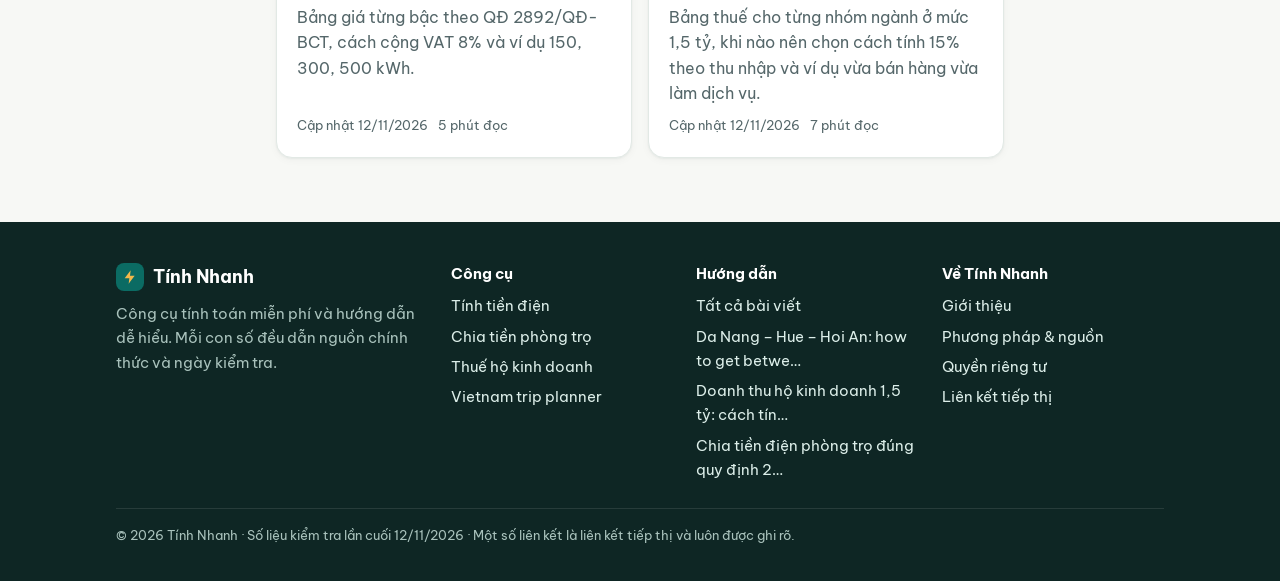
<file: huong-dan/chia-tien-dien-phong-tro.html>
<!doctype html>
<html lang="vi">
<head>
<meta charset="utf-8">
<meta name="viewport" content="width=device-width, initial-scale=1">
<title>Chia tiền điện phòng trọ đúng quy định 2026 — Tính Nhanh</title>
<meta name="description" content="Người thuê trọ được tính 4 người là 1 hộ, chủ nhà không được thu vượt hóa đơn. Ví dụ chia một hóa đơn điện cho 3 phòng theo đồng hồ riêng, giá 5 bậc từ 01/11/2026.">
<link rel="canonical" href="https://sanglinny.github.io/tinh-nhanh/huong-dan/chia-tien-dien-phong-tro.html">
<link rel="preconnect" href="https://fonts.googleapis.com">
<link rel="preconnect" href="https://fonts.gstatic.com" crossorigin>
<link rel="stylesheet" href="https://fonts.googleapis.com/css2?family=Be+Vietnam+Pro:wght@400;500;600;700&display=swap">
<meta name="theme-color" content="#0f766e">
<link rel="icon" href="../assets/favicon.svg" type="image/svg+xml">
<link rel="stylesheet" href="../assets/style.css?v=fb4f2e9e">
</head>
<body>
<header class="site"><div class="wrap">
  <a class="brand" href="../index.html"><span class="mark" aria-hidden="true"><svg width="16" height="16" viewBox="0 0 24 24"><path d="M13 2 4 14h7l-1 8 9-12h-7z" fill="#F2B84B"/></svg></span>Tính <span class="hl">Nhanh</span></a>
  <nav class="top" aria-label="Chính">
    <a href="../index.html">Công cụ</a>
    <a href="../tien-dien.html">Tiền điện</a>
    <a href="../thue-ho-kinh-doanh.html">Thuế hộ KD</a>
    <a href="../huong-dan/index.html" aria-current="page">Hướng dẫn</a>
    <a href="../travel/index.html">Du lịch</a>
    <a href="../gioi-thieu.html">Giới thiệu</a>
  </nav>
</div></header>

<main>
<article class="post">
  <h1>Chia tiền điện phòng trọ đúng quy định 2026</h1>
<!--@post-meta-->
<div class="post-meta"><span class="chip" style="background:#E3F1EE;color:#0B6B63">Điện &amp; gia đình</span><span>Cập nhật 12/11/2026</span><span>5 phút đọc</span><span>Biên tập: Tính Nhanh</span></div>
<figure class="post-cover" style="margin:0 0 22px"><img src="../assets/covers/chia-tien-dien-phong-tro.svg" alt="" width="1200" height="675"></figure>
<!--/@post-meta-->
  <p class="lede">Chủ nhà trọ không được thu tiền điện của người thuê vượt quá số tiền trên hóa đơn điện lực hằng tháng. Cách chia hợp lý là lấy đúng hóa đơn của công tơ tổng, rồi chia cho từng phòng theo số kWh đồng hồ riêng; nếu chủ nhà kê khai đủ người thuê thì cứ 4 người được tính là một hộ, và hóa đơn thường rẻ hơn.</p>

  <a class="card tilt" href="../tien-dien.html" style="margin:18px 0">
    <h3>Mở công cụ chia tiền điện phòng trọ →</h3>
    <p>Nhập kWh và số người từng phòng, công cụ tính hóa đơn cả nhà theo bậc thang rồi chia theo tỷ lệ kWh.</p>
  </a>

  <h2>Ba quy định người thuê trọ nên biết</h2>
  <p>Các quy định dưới đây nằm trong Thông tư 60/2025/TT-BCT, theo bản tóm tắt trên cổng hành chính công Nghệ An và báo chí.</p>
  <ul>
    <li><strong>4 người = 1 hộ.</strong> Sinh viên, người lao động thuê nhà được tính cứ 04 người là một hộ sử dụng điện (1 người bằng 1/4 định mức). Nhà có 8 người thuê thì mỗi bậc được nhân đôi: bậc 1 thành 200 kWh, bậc 2 thêm 200 kWh nữa, và cứ thế.</li>
    <li><strong>Chưa kê khai thì tính giá bậc 2.</strong> Thuê nhà dưới 12 tháng mà chủ nhà không kê khai đủ số người sử dụng điện, toàn bộ sản lượng tính một giá bậc 2 là 2.289 đ/kWh (chưa VAT), không có bậc 1 rẻ hơn.</li>
    <li><strong>Không thu vượt hóa đơn.</strong> Chủ nhà phải cung cấp thông tin người thuê cho bên bán điện, báo khi số người thay đổi để điều chỉnh định mức, và không được thu của người thuê vượt số tiền trên hóa đơn tiền điện hằng tháng.</li>
  </ul>
  <p>Một lưu ý: Thông tư 60/2025 ra trước khi biểu giá chuyển sang 5 bậc. Báo chí tháng 11/2026 vẫn nêu mức bậc 2 là 2.289 đ/kWh cho người thuê chưa kê khai, nhưng chúng tôi chưa đọc được nguyên văn thông tư và chưa rõ thông tư có được sửa sau đó hay không.</p>

  <h2>Ví dụ: một hóa đơn, ba phòng</h2>
  <p>Một dãy trọ có một công tơ tổng của điện lực, mỗi phòng gắn một đồng hồ phụ. Tháng 11/2026 (kỳ ghi chỉ số tròn 30 ngày, bắt đầu sau ngày đổi giá):</p>
  <div class="table-scroll"><table>
    <thead><tr><th>Phòng</th><th class="num">Số người</th><th class="num">kWh đồng hồ riêng</th></tr></thead>
    <tbody>
      <tr><td>Phòng 1</td><td class="num">3</td><td class="num">120</td></tr>
      <tr><td>Phòng 2</td><td class="num">2</td><td class="num">80</td></tr>
      <tr><td>Phòng 3</td><td class="num">3</td><td class="num">150</td></tr>
      <tr><td><strong>Cả nhà</strong></td><td class="num"><strong>8</strong></td><td class="num"><strong>350</strong></td></tr>
    </tbody>
  </table></div>

  <h3>Bước 1: tính hóa đơn của công tơ tổng</h3>
  <p>Chủ nhà đã kê khai đủ 8 người, nên được tính 2 hộ. Định mức mỗi bậc nhân đôi: bậc 1 là 200 kWh đầu, bậc 2 là 200 kWh tiếp theo.</p>
  <div class="table-scroll"><table>
    <thead><tr><th>Bậc</th><th class="num">kWh</th><th class="num">Đơn giá</th><th class="num">Thành tiền</th></tr></thead>
    <tbody>
      <tr><td>Bậc 1 (0–200)</td><td class="num">200</td><td class="num">1.901</td><td class="num">380.200</td></tr>
      <tr><td>Bậc 2 (200–400)</td><td class="num">150</td><td class="num">2.289</td><td class="num">343.350</td></tr>
      <tr><td>Cộng chưa VAT</td><td></td><td></td><td class="num">723.550</td></tr>
      <tr><td>VAT 8%</td><td></td><td></td><td class="num">57.884</td></tr>
      <tr><td><strong>Hóa đơn</strong></td><td></td><td></td><td class="num"><strong>781.434 đ</strong></td></tr>
    </tbody>
  </table></div>
  <p>Giá bình quân: 781.434 ÷ 350 ≈ 2.232,67 đ/kWh, đã gồm VAT.</p>

  <h3>Bước 2: chia theo kWh từng phòng</h3>
  <p>Mỗi phòng trả phần hóa đơn đúng bằng tỷ lệ kWh của mình trên tổng 350 kWh.</p>
  <div class="table-scroll"><table>
    <thead><tr><th>Phòng</th><th class="num">Phép tính</th><th class="num">Phải trả</th></tr></thead>
    <tbody>
      <tr><td>Phòng 1</td><td class="num">781.434 × 120/350</td><td class="num">267.920 đ</td></tr>
      <tr><td>Phòng 2</td><td class="num">781.434 × 80/350</td><td class="num">178.613 đ</td></tr>
      <tr><td>Phòng 3</td><td class="num">781.434 × 150/350</td><td class="num">334.900 đ</td></tr>
    </tbody>
  </table></div>
  <p>Cộng ba phòng là 781.433 đ, lệch 1 đ so với hóa đơn do làm tròn. Tổng thu không được vượt 781.434 đ.</p>

  <h3>Cùng 350 kWh, nếu chủ nhà không kê khai</h3>
  <div class="table-scroll"><table>
    <thead><tr><th>Cách tính</th><th class="num">Chưa VAT</th><th class="num">Đã gồm VAT 8%</th></tr></thead>
    <tbody>
      <tr><td>Kê khai đủ 8 người (2 hộ)</td><td class="num">723.550</td><td class="num">781.434</td></tr>
      <tr><td>Thuê dưới 12 tháng, chưa kê khai: 350 × 2.289</td><td class="num">801.150</td><td class="num">865.242</td></tr>
      <tr><td>Chỉ tính định mức 1 hộ</td><td class="num">853.100</td><td class="num">921.348</td></tr>
    </tbody>
  </table></div>
  <p>Dòng cuối là khi cả dãy trọ dùng định mức của một hộ: 100 kWh bậc 1, 100 kWh bậc 2 và 150 kWh bậc 3 (190.100 + 228.900 + 434.100). So với khi kê khai đủ người, hai cách sau đắt hơn lần lượt 83.808 đ và 139.914 đ mỗi tháng, chỉ với 350 kWh. Với mức dùng khác, chênh lệch sẽ khác (dùng rất nhiều thì phần vượt định mức rơi vào bậc 3 trở lên), nên hãy tính bằng số liệu thật của nhà mình.</p>

  <h2>Còn kiểu thu một giá cố định cho mỗi số điện thì sao?</h2>
  <p>Nhiều nơi vẫn thu một giá cố định cho mỗi kWh do chủ nhà tự đặt. Cách kiểm tra đơn giản: nhân giá đó với tổng kWh các phòng, so với số tiền trên hóa đơn điện lực. Trong ví dụ trên, giả sử chủ nhà thu 3.500 đ/kWh thì 350 kWh thành 1.225.000 đ, cao hơn hóa đơn 781.434 đ rất nhiều. Phần chênh đó là thu vượt hóa đơn.</p>
  <p>Đồng hồ phụ có thể lệch chút ít với công tơ tổng (hao hụt dây, khu vực chung như đèn cầu thang, máy bơm). Cách công bằng là thỏa thuận trước bằng văn bản phần điện chung chia thế nào, và vẫn giữ tổng thu bằng đúng hóa đơn.</p>

  <h2>Người thuê có thể đề nghị chủ nhà những gì</h2>
  <ul>
    <li><strong>Xem hóa đơn điện hằng tháng</strong> của công tơ tổng, gồm số kWh và số tiền. Đây là căn cứ để biết mình có bị thu vượt hay không.</li>
    <li><strong>Kê khai số người thuê với điện lực</strong> để được tính định mức theo hộ. Khi có người chuyển đến hoặc chuyển đi, nhắc chủ nhà báo lại để điều chỉnh.</li>
    <li><strong>Ghi chỉ số đồng hồ riêng cùng ngày</strong> với ngày điện lực ghi công tơ tổng, có ảnh chụp, để số liệu khớp kỳ.</li>
    <li><strong>Ghi rõ cách tính tiền điện trong hợp đồng thuê</strong>: chia theo hóa đơn thực tế, phần điện chung chia ra sao.</li>
    <li>Nếu thỏa thuận không được, có thể liên hệ đơn vị điện lực địa phương để hỏi về việc kê khai và định mức.</li>
  </ul>

  <h2>Tóm lại</h2>
  <p>Hóa đơn tính một lần cho cả nhà theo bậc thang, có nhân định mức theo số hộ, rồi chia theo kWh từng phòng. Tổng thu từ các phòng không được vượt hóa đơn. Bạn có thể nhập số liệu của dãy trọ mình vào <a href="../tien-dien.html">công cụ chia tiền điện</a>, hoặc xem lại <a href="cach-tinh-tien-dien-5-bac-2026.html">cách tính tiền điện 5 bậc</a>.</p>

  <div class="sources">
    <p>Nguồn (truy cập 12/11/2026):</p>
    <ul>
      <li><a href="https://hcc.nghean.gov.vn/tin-tong-hop/quy-dinh-gia-ban-le-dien-sinh-hoat-2555.html" rel="nofollow noopener" target="_blank">Cổng HCC Nghệ An - Quy định giá bán lẻ điện sinh hoạt (Thông tư 60/2025/TT-BCT)</a></li>
      <li><a href="https://tienphong.vn/thong-tin-moi-nhat-ve-gia-ban-le-dien-sinh-hoat-theo-5-bac-post1891328.tpo" rel="nofollow noopener" target="_blank">Tiền Phong - Thông tin mới nhất về giá bán lẻ điện sinh hoạt theo 5 bậc</a></li>
      <li><a href="https://cskh.evnspc.vn/TraCuu/ThongTinGiaDien" rel="nofollow noopener" target="_blank">Thông tin giá bán điện - Trung tâm CSKH EVNSPC</a></li>
      <li><a href="https://luatvietnam.vn/tin-van-ban-moi/quyet-dinh-2892-qd-bct-gia-dien-sinh-hoat-ap-dung-5-bac-tu-ngay-01-11-2026-186-115107-article.html" rel="nofollow noopener" target="_blank">LuatVietnam - Quyết định 2892/QĐ-BCT: Giá điện sinh hoạt áp dụng 5 bậc từ ngày 01/11/2026</a></li>
      <li><a href="https://luatvietnam.vn/linh-vuc-khac/cach-tinh-tien-dien-sinh-hoat-theo-bieu-gia-5-bac-tu-01-11-2026-883-115111-article.html" rel="nofollow noopener" target="_blank">LuatVietnam - Cách tính tiền điện sinh hoạt theo biểu giá 5 bậc từ 01/11/2026</a></li>
      <li><a href="https://luatvietnam.vn/tin-van-ban-moi/da-co-nghi-quyet-204-2025-qh15-ve-giam-thue-gia-tri-gia-tang-den-het-nam-2026-186-102713-article.html" rel="nofollow noopener" target="_blank">LuatVietnam - Nghị quyết 204/2025/QH15 về giảm thuế GTGT đến hết năm 2026</a></li>
    </ul>
  </div>
  <p class="muted"><small>Bài viết để tham khảo, không phải ý kiến pháp lý. Số tiền chính xác theo hóa đơn của đơn vị điện lực.</small></p>
<!--@related-->
<section class="related">
  <a class="card tool-card" href="../tien-dien.html#phong-tro" style="background:var(--primary-soft);border-color:transparent">
    <span class="top"><span class="icon"><svg width="24" height="24" viewBox="0 0 24 24" fill="none" stroke="currentColor" stroke-width="2" stroke-linejoin="round"><path d="M13 2 4 14h7l-1 8 9-12h-7z"/></svg></span><span class="chip">Miễn phí</span></span>
    <h3>Chia tiền phòng trọ</h3><span class="cta">Mở công cụ →</span>
  </a>
  <h2>Bài liên quan</h2>
  <div class="grid"><a class="card guide-card" href="../huong-dan/cach-tinh-tien-dien-5-bac-2026.html" data-cat="dien">
  <img class="cover" src="../assets/covers/cach-tinh-tien-dien-5-bac-2026.svg" alt="" loading="lazy" width="1200" height="675">
  <span class="body">
    <span class="chip" style="background:#E3F1EE;color:#0B6B63">Điện &amp; gia đình</span>
    <h3>Cách tính tiền điện 5 bậc từ 01/11/2026</h3>
    <p>Bảng giá từng bậc theo QĐ 2892/QĐ-BCT, cách cộng VAT 8% và ví dụ 150, 300, 500 kWh.</p>
    <span class="meta"><span>Cập nhật 12/11/2026</span><span>5 phút đọc</span></span>
  </span>
</a>
<a class="card guide-card" href="../huong-dan/thue-ho-kinh-doanh-doanh-thu-1-5-ty.html" data-cat="thue">
  <img class="cover" src="../assets/covers/thue-ho-kinh-doanh-doanh-thu-1-5-ty.svg" alt="" loading="lazy" width="1200" height="675">
  <span class="body">
    <span class="chip" style="background:#FFF4DC;color:#A96812">Thuế &amp; kinh doanh</span>
    <h3>Doanh thu hộ kinh doanh 1,5 tỷ: cách tính GTGT và thuế TNCN 2026</h3>
    <p>Bảng thuế cho từng nhóm ngành ở mức 1,5 tỷ, khi nào nên chọn cách tính 15% theo thu nhập và ví dụ vừa bán hàng vừa làm dịch vụ.</p>
    <span class="meta"><span>Cập nhật 12/11/2026</span><span>7 phút đọc</span></span>
  </span>
</a></div>
</section>
<!--/@related-->
</article>
</main>

<footer class="site"><div class="wrap">
  <div class="foot-grid">
    <div>
      <a class="brand" href="../index.html" style="color:#fff"><span class="mark" aria-hidden="true"><svg width="16" height="16" viewBox="0 0 24 24"><path d="M13 2 4 14h7l-1 8 9-12h-7z" fill="#F2B84B"/></svg></span>Tính Nhanh</a>
      <p style="margin:10px 0 0;max-width:36ch">Công cụ tính toán miễn phí và hướng dẫn dễ hiểu. Mỗi con số đều dẫn nguồn chính thức và ngày kiểm tra.</p>
    </div>
    <div><b>Công cụ</b><ul>
      <li><a href="../tien-dien.html">Tính tiền điện</a></li>
      <li><a href="../tien-dien.html#phong-tro">Chia tiền phòng trọ</a></li>
      <li><a href="../thue-ho-kinh-doanh.html">Thuế hộ kinh doanh</a></li>
      <li><a href="../travel/index.html">Vietnam trip planner</a></li>
    </ul></div>
    <div><b>Hướng dẫn</b><ul>
      <li><a href="../huong-dan/index.html">Tất cả bài viết</a></li>
      <li><a href="../travel/da-nang-hue-hoi-an-route.html">Da Nang – Hue – Hoi An: how to get betwe…</a></li>
      <li><a href="../huong-dan/thue-ho-kinh-doanh-doanh-thu-1-5-ty.html">Doanh thu hộ kinh doanh 1,5 tỷ: cách tín…</a></li>
      <li><a href="../huong-dan/chia-tien-dien-phong-tro.html">Chia tiền điện phòng trọ đúng quy định 2…</a></li>
    </ul></div>
    <div><b>Về Tính Nhanh</b><ul>
      <li><a href="../gioi-thieu.html">Giới thiệu</a></li>
      <li><a href="../gioi-thieu.html#phuong-phap">Phương pháp & nguồn</a></li>
      <li><a href="../gioi-thieu.html#du-lieu">Quyền riêng tư</a></li>
      <li><a href="../gioi-thieu.html#tiep-thi">Liên kết tiếp thị</a></li>
    </ul></div>
  </div>
  <div class="foot-bottom">© 2026 Tính Nhanh · Số liệu kiểm tra lần cuối 12/11/2026 · Một số liên kết là liên kết tiếp thị và luôn được ghi rõ.</div>
</div></footer>
<script type="module" src="../assets/ui.js"></script>
</body>
</html>
</file>
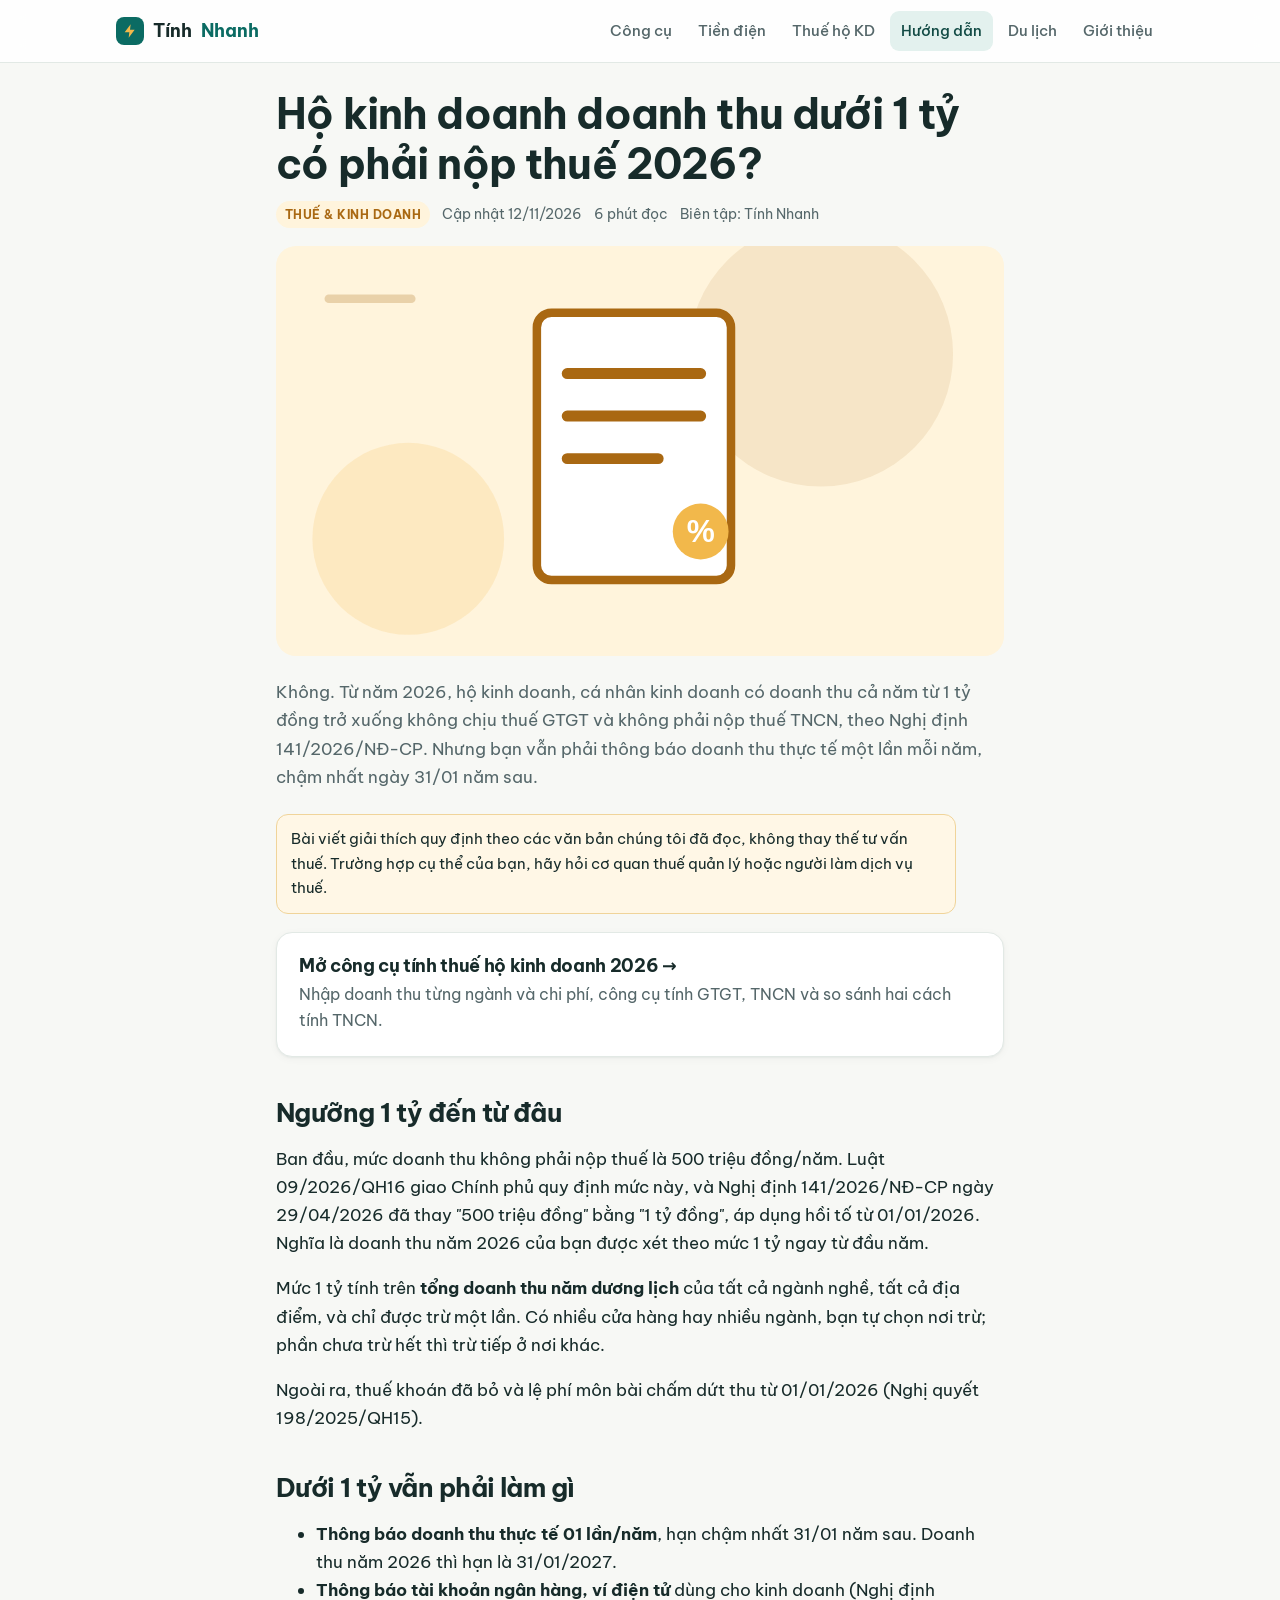
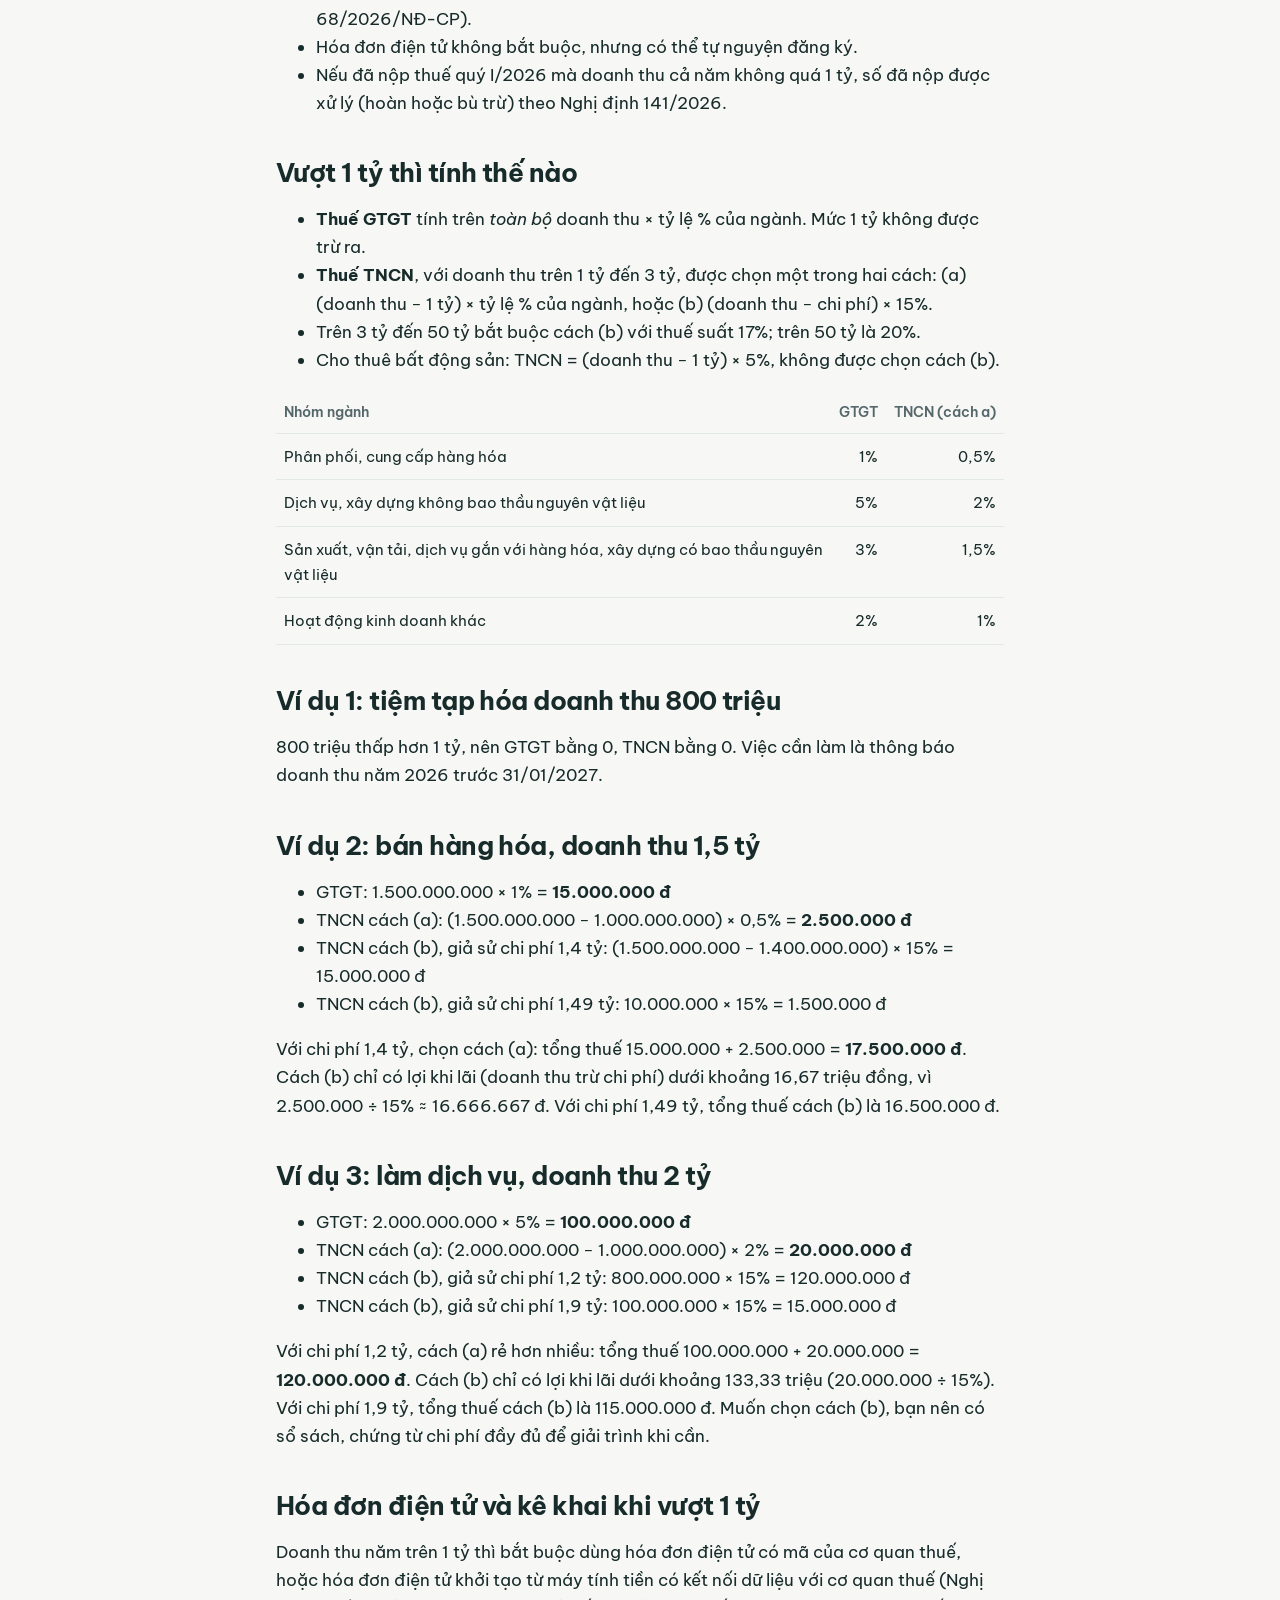
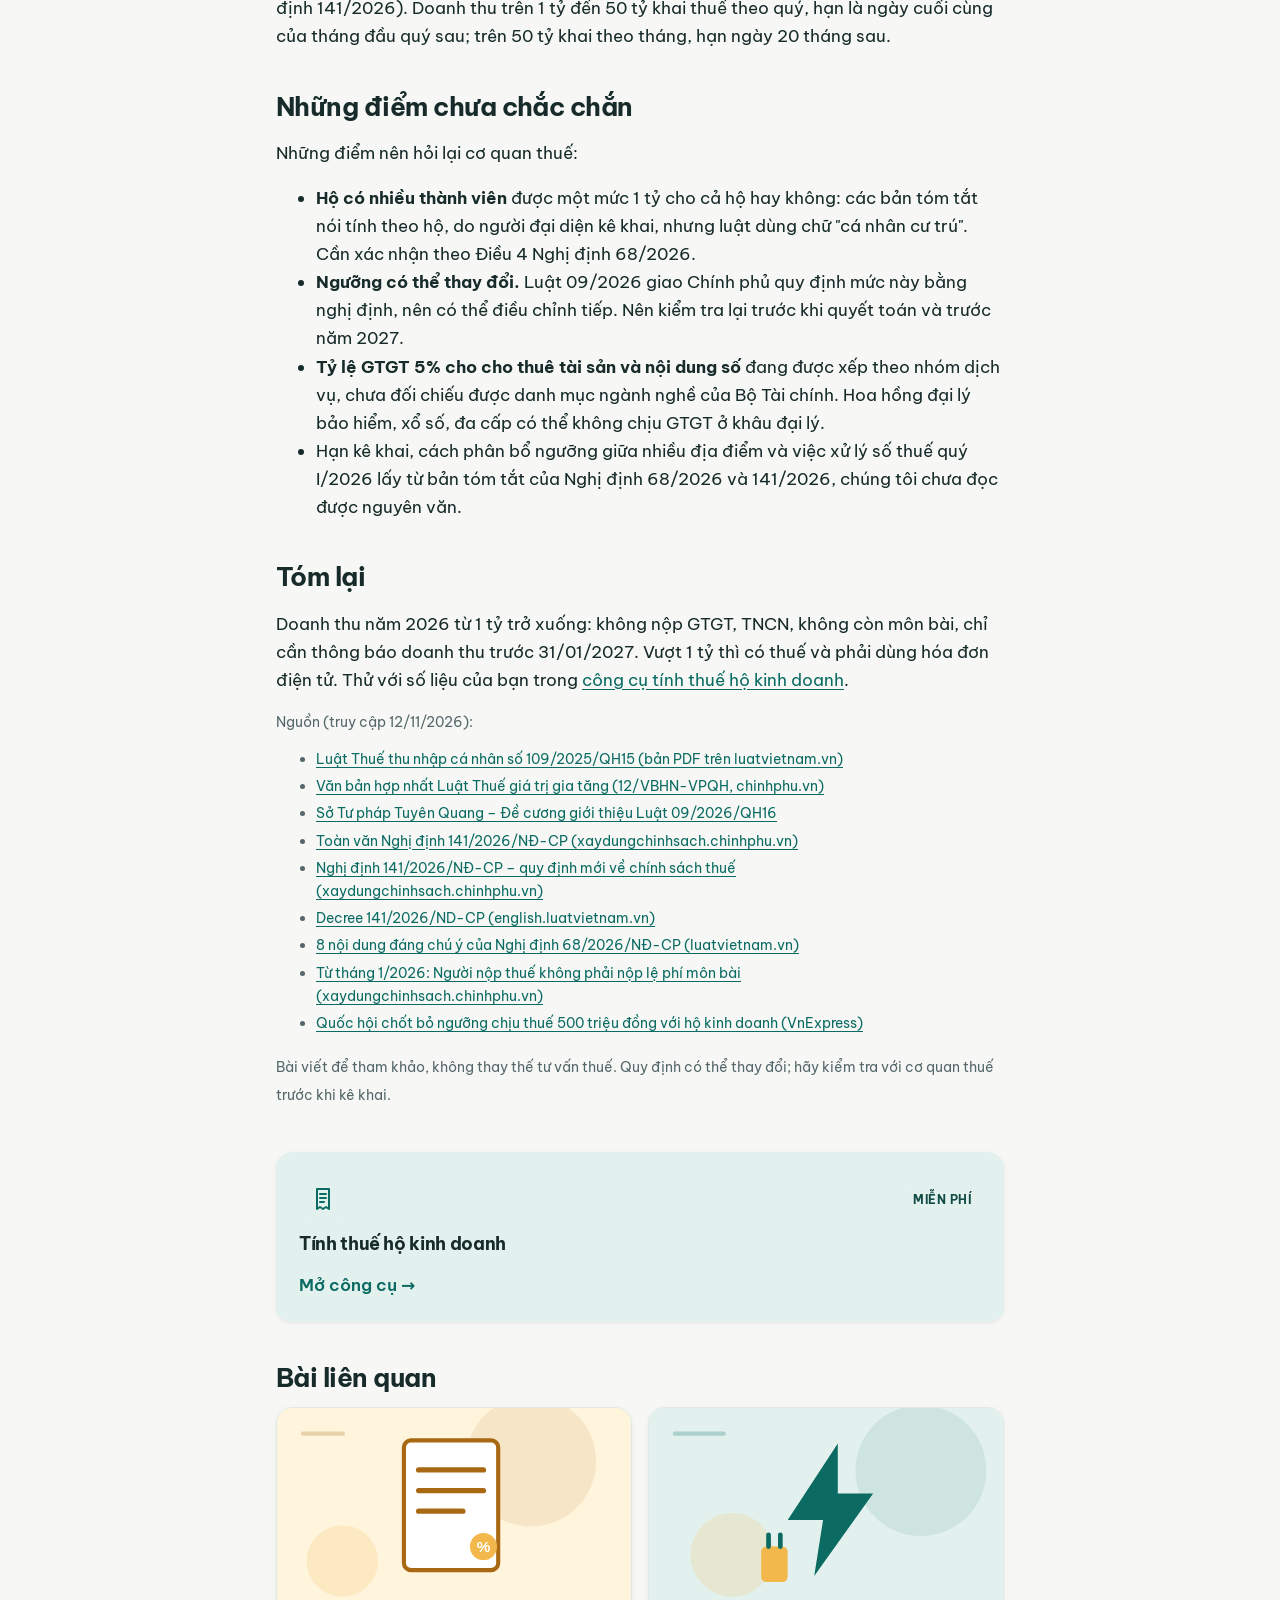
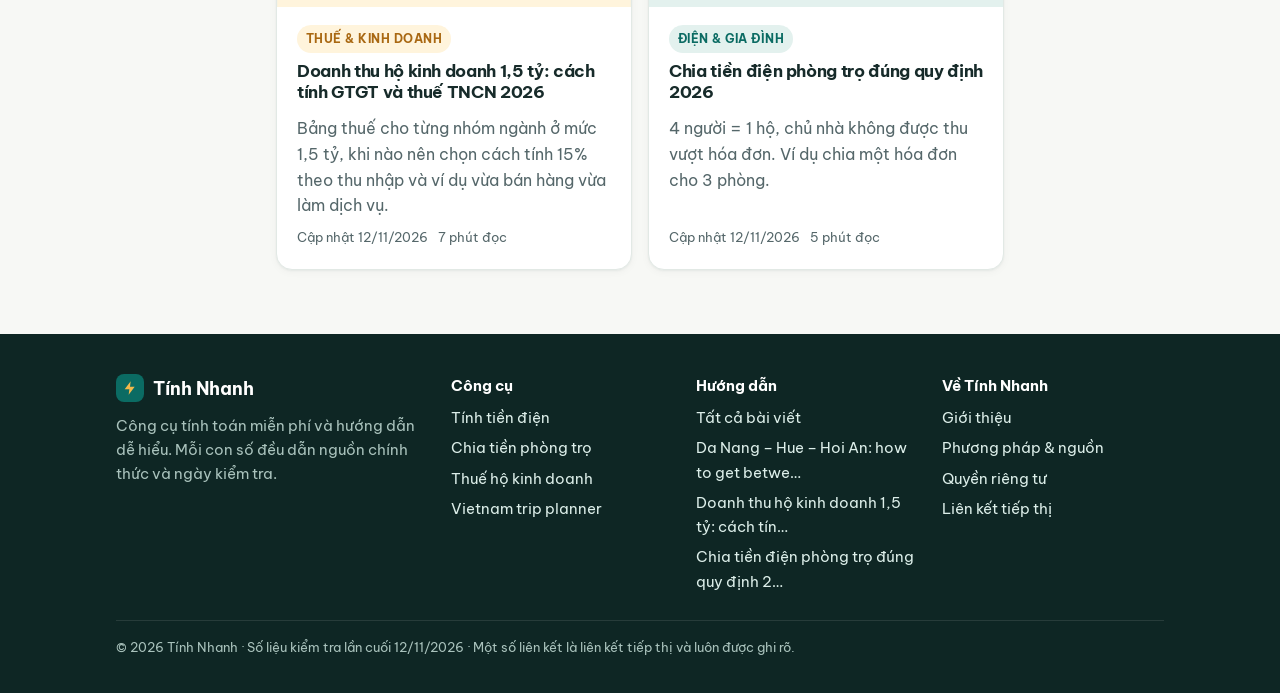
<file: huong-dan/ho-kinh-doanh-duoi-1-ty-co-phai-nop-thue.html>
<!doctype html>
<html lang="vi">
<head>
<meta charset="utf-8">
<meta name="viewport" content="width=device-width, initial-scale=1">
<title>Hộ kinh doanh doanh thu dưới 1 tỷ có phải nộp thuế 2026? — Tính Nhanh</title>
<meta name="description" content="Từ 2026, hộ kinh doanh doanh thu năm từ 1 tỷ trở xuống không nộp GTGT, TNCN nhưng vẫn phải thông báo doanh thu trước 31/01. Ví dụ 800 triệu, 1,5 tỷ, 2 tỷ và hai cách tính TNCN.">
<link rel="canonical" href="https://sanglinny.github.io/tinh-nhanh/huong-dan/ho-kinh-doanh-duoi-1-ty-co-phai-nop-thue.html">
<link rel="preconnect" href="https://fonts.googleapis.com">
<link rel="preconnect" href="https://fonts.gstatic.com" crossorigin>
<link rel="stylesheet" href="https://fonts.googleapis.com/css2?family=Be+Vietnam+Pro:wght@400;500;600;700&display=swap">
<meta name="theme-color" content="#0f766e">
<link rel="icon" href="../assets/favicon.svg" type="image/svg+xml">
<link rel="stylesheet" href="../assets/style.css?v=fb4f2e9e">
</head>
<body>
<header class="site"><div class="wrap">
  <a class="brand" href="../index.html"><span class="mark" aria-hidden="true"><svg width="16" height="16" viewBox="0 0 24 24"><path d="M13 2 4 14h7l-1 8 9-12h-7z" fill="#F2B84B"/></svg></span>Tính <span class="hl">Nhanh</span></a>
  <nav class="top" aria-label="Chính">
    <a href="../index.html">Công cụ</a>
    <a href="../tien-dien.html">Tiền điện</a>
    <a href="../thue-ho-kinh-doanh.html">Thuế hộ KD</a>
    <a href="../huong-dan/index.html" aria-current="page">Hướng dẫn</a>
    <a href="../travel/index.html">Du lịch</a>
    <a href="../gioi-thieu.html">Giới thiệu</a>
  </nav>
</div></header>

<main>
<article class="post">
  <h1>Hộ kinh doanh doanh thu dưới 1 tỷ có phải nộp thuế 2026?</h1>
<!--@post-meta-->
<div class="post-meta"><span class="chip" style="background:#FFF4DC;color:#A96812">Thuế &amp; kinh doanh</span><span>Cập nhật 12/11/2026</span><span>6 phút đọc</span><span>Biên tập: Tính Nhanh</span></div>
<figure class="post-cover" style="margin:0 0 22px"><img src="../assets/covers/ho-kinh-doanh-duoi-1-ty-co-phai-nop-thue.svg" alt="" width="1200" height="675"></figure>
<!--/@post-meta-->
  <p class="lede">Không. Từ năm 2026, hộ kinh doanh, cá nhân kinh doanh có doanh thu cả năm từ 1 tỷ đồng trở xuống không chịu thuế GTGT và không phải nộp thuế TNCN, theo Nghị định 141/2026/NĐ-CP. Nhưng bạn vẫn phải thông báo doanh thu thực tế một lần mỗi năm, chậm nhất ngày 31/01 năm sau.</p>

  <p class="note">Bài viết giải thích quy định theo các văn bản chúng tôi đã đọc, không thay thế tư vấn thuế. Trường hợp cụ thể của bạn, hãy hỏi cơ quan thuế quản lý hoặc người làm dịch vụ thuế.</p>

  <a class="card tilt" href="../thue-ho-kinh-doanh.html" style="margin:18px 0">
    <h3>Mở công cụ tính thuế hộ kinh doanh 2026 →</h3>
    <p>Nhập doanh thu từng ngành và chi phí, công cụ tính GTGT, TNCN và so sánh hai cách tính TNCN.</p>
  </a>

  <h2>Ngưỡng 1 tỷ đến từ đâu</h2>
  <p>Ban đầu, mức doanh thu không phải nộp thuế là 500 triệu đồng/năm. Luật 09/2026/QH16 giao Chính phủ quy định mức này, và Nghị định 141/2026/NĐ-CP ngày 29/04/2026 đã thay "500 triệu đồng" bằng "1 tỷ đồng", áp dụng hồi tố từ 01/01/2026. Nghĩa là doanh thu năm 2026 của bạn được xét theo mức 1 tỷ ngay từ đầu năm.</p>
  <p>Mức 1 tỷ tính trên <strong>tổng doanh thu năm dương lịch</strong> của tất cả ngành nghề, tất cả địa điểm, và chỉ được trừ một lần. Có nhiều cửa hàng hay nhiều ngành, bạn tự chọn nơi trừ; phần chưa trừ hết thì trừ tiếp ở nơi khác.</p>
  <p>Ngoài ra, thuế khoán đã bỏ và lệ phí môn bài chấm dứt thu từ 01/01/2026 (Nghị quyết 198/2025/QH15).</p>

  <h2>Dưới 1 tỷ vẫn phải làm gì</h2>
  <ul>
    <li><strong>Thông báo doanh thu thực tế 01 lần/năm</strong>, hạn chậm nhất 31/01 năm sau. Doanh thu năm 2026 thì hạn là 31/01/2027.</li>
    <li><strong>Thông báo tài khoản ngân hàng, ví điện tử</strong> dùng cho kinh doanh (Nghị định 68/2026/NĐ-CP).</li>
    <li>Hóa đơn điện tử không bắt buộc, nhưng có thể tự nguyện đăng ký.</li>
    <li>Nếu đã nộp thuế quý I/2026 mà doanh thu cả năm không quá 1 tỷ, số đã nộp được xử lý (hoàn hoặc bù trừ) theo Nghị định 141/2026.</li>
  </ul>

  <h2>Vượt 1 tỷ thì tính thế nào</h2>
  <ul>
    <li><strong>Thuế GTGT</strong> tính trên <em>toàn bộ</em> doanh thu × tỷ lệ % của ngành. Mức 1 tỷ không được trừ ra.</li>
    <li><strong>Thuế TNCN</strong>, với doanh thu trên 1 tỷ đến 3 tỷ, được chọn một trong hai cách:
      (a) (doanh thu − 1 tỷ) × tỷ lệ % của ngành, hoặc (b) (doanh thu − chi phí) × 15%.</li>
    <li>Trên 3 tỷ đến 50 tỷ bắt buộc cách (b) với thuế suất 17%; trên 50 tỷ là 20%.</li>
    <li>Cho thuê bất động sản: TNCN = (doanh thu − 1 tỷ) × 5%, không được chọn cách (b).</li>
  </ul>
  <div class="table-scroll"><table>
    <thead><tr><th>Nhóm ngành</th><th class="num">GTGT</th><th class="num">TNCN (cách a)</th></tr></thead>
    <tbody>
      <tr><td>Phân phối, cung cấp hàng hóa</td><td class="num">1%</td><td class="num">0,5%</td></tr>
      <tr><td>Dịch vụ, xây dựng không bao thầu nguyên vật liệu</td><td class="num">5%</td><td class="num">2%</td></tr>
      <tr><td>Sản xuất, vận tải, dịch vụ gắn với hàng hóa, xây dựng có bao thầu nguyên vật liệu</td><td class="num">3%</td><td class="num">1,5%</td></tr>
      <tr><td>Hoạt động kinh doanh khác</td><td class="num">2%</td><td class="num">1%</td></tr>
    </tbody>
  </table></div>

  <h2>Ví dụ 1: tiệm tạp hóa doanh thu 800 triệu</h2>
  <p>800 triệu thấp hơn 1 tỷ, nên GTGT bằng 0, TNCN bằng 0. Việc cần làm là thông báo doanh thu năm 2026 trước 31/01/2027.</p>

  <h2>Ví dụ 2: bán hàng hóa, doanh thu 1,5 tỷ</h2>
  <ul>
    <li>GTGT: 1.500.000.000 × 1% = <strong>15.000.000 đ</strong></li>
    <li>TNCN cách (a): (1.500.000.000 − 1.000.000.000) × 0,5% = <strong>2.500.000 đ</strong></li>
    <li>TNCN cách (b), giả sử chi phí 1,4 tỷ: (1.500.000.000 − 1.400.000.000) × 15% = 15.000.000 đ</li>
    <li>TNCN cách (b), giả sử chi phí 1,49 tỷ: 10.000.000 × 15% = 1.500.000 đ</li>
  </ul>
  <p>Với chi phí 1,4 tỷ, chọn cách (a): tổng thuế 15.000.000 + 2.500.000 = <strong>17.500.000 đ</strong>. Cách (b) chỉ có lợi khi lãi (doanh thu trừ chi phí) dưới khoảng 16,67 triệu đồng, vì 2.500.000 ÷ 15% ≈ 16.666.667 đ. Với chi phí 1,49 tỷ, tổng thuế cách (b) là 16.500.000 đ.</p>

  <h2>Ví dụ 3: làm dịch vụ, doanh thu 2 tỷ</h2>
  <ul>
    <li>GTGT: 2.000.000.000 × 5% = <strong>100.000.000 đ</strong></li>
    <li>TNCN cách (a): (2.000.000.000 − 1.000.000.000) × 2% = <strong>20.000.000 đ</strong></li>
    <li>TNCN cách (b), giả sử chi phí 1,2 tỷ: 800.000.000 × 15% = 120.000.000 đ</li>
    <li>TNCN cách (b), giả sử chi phí 1,9 tỷ: 100.000.000 × 15% = 15.000.000 đ</li>
  </ul>
  <p>Với chi phí 1,2 tỷ, cách (a) rẻ hơn nhiều: tổng thuế 100.000.000 + 20.000.000 = <strong>120.000.000 đ</strong>. Cách (b) chỉ có lợi khi lãi dưới khoảng 133,33 triệu (20.000.000 ÷ 15%). Với chi phí 1,9 tỷ, tổng thuế cách (b) là 115.000.000 đ. Muốn chọn cách (b), bạn nên có sổ sách, chứng từ chi phí đầy đủ để giải trình khi cần.</p>

  <h2>Hóa đơn điện tử và kê khai khi vượt 1 tỷ</h2>
  <p>Doanh thu năm trên 1 tỷ thì bắt buộc dùng hóa đơn điện tử có mã của cơ quan thuế, hoặc hóa đơn điện tử khởi tạo từ máy tính tiền có kết nối dữ liệu với cơ quan thuế (Nghị định 141/2026). Doanh thu trên 1 tỷ đến 50 tỷ khai thuế theo quý, hạn là ngày cuối cùng của tháng đầu quý sau; trên 50 tỷ khai theo tháng, hạn ngày 20 tháng sau.</p>

  <h2>Những điểm chưa chắc chắn</h2>
  <p>Những điểm nên hỏi lại cơ quan thuế:</p>
  <ul>
    <li><strong>Hộ có nhiều thành viên</strong> được một mức 1 tỷ cho cả hộ hay không: các bản tóm tắt nói tính theo hộ, do người đại diện kê khai, nhưng luật dùng chữ "cá nhân cư trú". Cần xác nhận theo Điều 4 Nghị định 68/2026.</li>
    <li><strong>Ngưỡng có thể thay đổi.</strong> Luật 09/2026 giao Chính phủ quy định mức này bằng nghị định, nên có thể điều chỉnh tiếp. Nên kiểm tra lại trước khi quyết toán và trước năm 2027.</li>
    <li><strong>Tỷ lệ GTGT 5% cho cho thuê tài sản và nội dung số</strong> đang được xếp theo nhóm dịch vụ, chưa đối chiếu được danh mục ngành nghề của Bộ Tài chính. Hoa hồng đại lý bảo hiểm, xổ số, đa cấp có thể không chịu GTGT ở khâu đại lý.</li>
    <li>Hạn kê khai, cách phân bổ ngưỡng giữa nhiều địa điểm và việc xử lý số thuế quý I/2026 lấy từ bản tóm tắt của Nghị định 68/2026 và 141/2026, chúng tôi chưa đọc được nguyên văn.</li>
  </ul>

  <h2>Tóm lại</h2>
  <p>Doanh thu năm 2026 từ 1 tỷ trở xuống: không nộp GTGT, TNCN, không còn môn bài, chỉ cần thông báo doanh thu trước 31/01/2027. Vượt 1 tỷ thì có thuế và phải dùng hóa đơn điện tử. Thử với số liệu của bạn trong <a href="../thue-ho-kinh-doanh.html">công cụ tính thuế hộ kinh doanh</a>.</p>

  <div class="sources">
    <p>Nguồn (truy cập 12/11/2026):</p>
    <ul>
      <li><a href="https://cms.luatvietnam.vn/uploaded/Others/2025/12/30/Luat-109-2025-QH15_3012143156.pdf" rel="nofollow noopener" target="_blank">Luật Thuế thu nhập cá nhân số 109/2025/QH15 (bản PDF trên luatvietnam.vn)</a></li>
      <li><a href="https://datafiles.chinhphu.vn/cpp/files/vbpq/2026/02/12-vbhn-vpqh.pdf" rel="nofollow noopener" target="_blank">Văn bản hợp nhất Luật Thuế giá trị gia tăng (12/VBHN-VPQH, chinhphu.vn)</a></li>
      <li><a href="https://pbgdpl.tuyenquang.gov.vn/Vanban/202661910382_37297.pdf" rel="nofollow noopener" target="_blank">Sở Tư pháp Tuyên Quang – Đề cương giới thiệu Luật 09/2026/QH16</a></li>
      <li><a href="https://xaydungchinhsach.chinhphu.vn/toan-van-nghi-dinh-so-141-2026-nd-cp-nang-nguong-doanh-thu-khong-phai-chiu-thue-len-1-ty-dong-119260504154326455.htm" rel="nofollow noopener" target="_blank">Toàn văn Nghị định 141/2026/NĐ-CP (xaydungchinhsach.chinhphu.vn)</a></li>
      <li><a href="https://xaydungchinhsach.chinhphu.vn/nghi-dinh-so-141-2026-nd-cp-quy-dinh-moi-ve-chinh-sach-thue-doi-voi-ho-kinh-doanh-doanh-nghiep-119260430091642895.htm" rel="nofollow noopener" target="_blank">Nghị định 141/2026/NĐ-CP – quy định mới về chính sách thuế (xaydungchinhsach.chinhphu.vn)</a></li>
      <li><a href="https://english.luatvietnam.vn/decree-no-141-2026-nd-cp-dated-april-29-2026-of-the-government-amending-and-supplementing-a-number-of-articles-of-decree-no-68-2026-nd-cp-providing-433387-doc1.html" rel="nofollow noopener" target="_blank">Decree 141/2026/ND-CP (english.luatvietnam.vn)</a></li>
      <li><a href="https://luatvietnam.vn/thue-phi-le-phi/6-noi-dung-dang-chu-y-cua-nghi-dinh-68-2026-nd-cp-ve-thue-ho-kinh-doanh-565-107530-article.html" rel="nofollow noopener" target="_blank">8 nội dung đáng chú ý của Nghị định 68/2026/NĐ-CP (luatvietnam.vn)</a></li>
      <li><a href="https://xaydungchinhsach.chinhphu.vn/tu-thang-1-2026-nguoi-nop-thue-khong-phai-nop-le-phi-mon-bai-119260126110926562.htm" rel="nofollow noopener" target="_blank">Từ tháng 1/2026: Người nộp thuế không phải nộp lệ phí môn bài (xaydungchinhsach.chinhphu.vn)</a></li>
      <li><a href="https://vnexpress.net/quoc-hoi-chot-bo-nguong-chiu-thue-500-trieu-dong-voi-ho-kinh-doanh-5066445.html" rel="nofollow noopener" target="_blank">Quốc hội chốt bỏ ngưỡng chịu thuế 500 triệu đồng với hộ kinh doanh (VnExpress)</a></li>
    </ul>
  </div>
  <p class="muted"><small>Bài viết để tham khảo, không thay thế tư vấn thuế. Quy định có thể thay đổi; hãy kiểm tra với cơ quan thuế trước khi kê khai.</small></p>
<!--@related-->
<section class="related">
  <a class="card tool-card" href="../thue-ho-kinh-doanh.html" style="background:var(--primary-soft);border-color:transparent">
    <span class="top"><span class="icon"><svg width="24" height="24" viewBox="0 0 24 24" fill="none" stroke="currentColor" stroke-width="2" stroke-linecap="round" stroke-linejoin="round"><path d="M6 2h12v20l-3-2-3 2-3-2-3 2z"/><path d="M9 7h6M9 11h6M9 15h4"/></svg></span><span class="chip">Miễn phí</span></span>
    <h3>Tính thuế hộ kinh doanh</h3><span class="cta">Mở công cụ →</span>
  </a>
  <h2>Bài liên quan</h2>
  <div class="grid"><a class="card guide-card" href="../huong-dan/thue-ho-kinh-doanh-doanh-thu-1-5-ty.html" data-cat="thue">
  <img class="cover" src="../assets/covers/thue-ho-kinh-doanh-doanh-thu-1-5-ty.svg" alt="" loading="lazy" width="1200" height="675">
  <span class="body">
    <span class="chip" style="background:#FFF4DC;color:#A96812">Thuế &amp; kinh doanh</span>
    <h3>Doanh thu hộ kinh doanh 1,5 tỷ: cách tính GTGT và thuế TNCN 2026</h3>
    <p>Bảng thuế cho từng nhóm ngành ở mức 1,5 tỷ, khi nào nên chọn cách tính 15% theo thu nhập và ví dụ vừa bán hàng vừa làm dịch vụ.</p>
    <span class="meta"><span>Cập nhật 12/11/2026</span><span>7 phút đọc</span></span>
  </span>
</a>
<a class="card guide-card" href="../huong-dan/chia-tien-dien-phong-tro.html" data-cat="dien">
  <img class="cover" src="../assets/covers/chia-tien-dien-phong-tro.svg" alt="" loading="lazy" width="1200" height="675">
  <span class="body">
    <span class="chip" style="background:#E3F1EE;color:#0B6B63">Điện &amp; gia đình</span>
    <h3>Chia tiền điện phòng trọ đúng quy định 2026</h3>
    <p>4 người = 1 hộ, chủ nhà không được thu vượt hóa đơn. Ví dụ chia một hóa đơn cho 3 phòng.</p>
    <span class="meta"><span>Cập nhật 12/11/2026</span><span>5 phút đọc</span></span>
  </span>
</a></div>
</section>
<!--/@related-->
</article>
</main>

<footer class="site"><div class="wrap">
  <div class="foot-grid">
    <div>
      <a class="brand" href="../index.html" style="color:#fff"><span class="mark" aria-hidden="true"><svg width="16" height="16" viewBox="0 0 24 24"><path d="M13 2 4 14h7l-1 8 9-12h-7z" fill="#F2B84B"/></svg></span>Tính Nhanh</a>
      <p style="margin:10px 0 0;max-width:36ch">Công cụ tính toán miễn phí và hướng dẫn dễ hiểu. Mỗi con số đều dẫn nguồn chính thức và ngày kiểm tra.</p>
    </div>
    <div><b>Công cụ</b><ul>
      <li><a href="../tien-dien.html">Tính tiền điện</a></li>
      <li><a href="../tien-dien.html#phong-tro">Chia tiền phòng trọ</a></li>
      <li><a href="../thue-ho-kinh-doanh.html">Thuế hộ kinh doanh</a></li>
      <li><a href="../travel/index.html">Vietnam trip planner</a></li>
    </ul></div>
    <div><b>Hướng dẫn</b><ul>
      <li><a href="../huong-dan/index.html">Tất cả bài viết</a></li>
      <li><a href="../travel/da-nang-hue-hoi-an-route.html">Da Nang – Hue – Hoi An: how to get betwe…</a></li>
      <li><a href="../huong-dan/thue-ho-kinh-doanh-doanh-thu-1-5-ty.html">Doanh thu hộ kinh doanh 1,5 tỷ: cách tín…</a></li>
      <li><a href="../huong-dan/chia-tien-dien-phong-tro.html">Chia tiền điện phòng trọ đúng quy định 2…</a></li>
    </ul></div>
    <div><b>Về Tính Nhanh</b><ul>
      <li><a href="../gioi-thieu.html">Giới thiệu</a></li>
      <li><a href="../gioi-thieu.html#phuong-phap">Phương pháp & nguồn</a></li>
      <li><a href="../gioi-thieu.html#du-lieu">Quyền riêng tư</a></li>
      <li><a href="../gioi-thieu.html#tiep-thi">Liên kết tiếp thị</a></li>
    </ul></div>
  </div>
  <div class="foot-bottom">© 2026 Tính Nhanh · Số liệu kiểm tra lần cuối 12/11/2026 · Một số liên kết là liên kết tiếp thị và luôn được ghi rõ.</div>
</div></footer>
<script type="module" src="../assets/ui.js"></script>
</body>
</html>
</file>
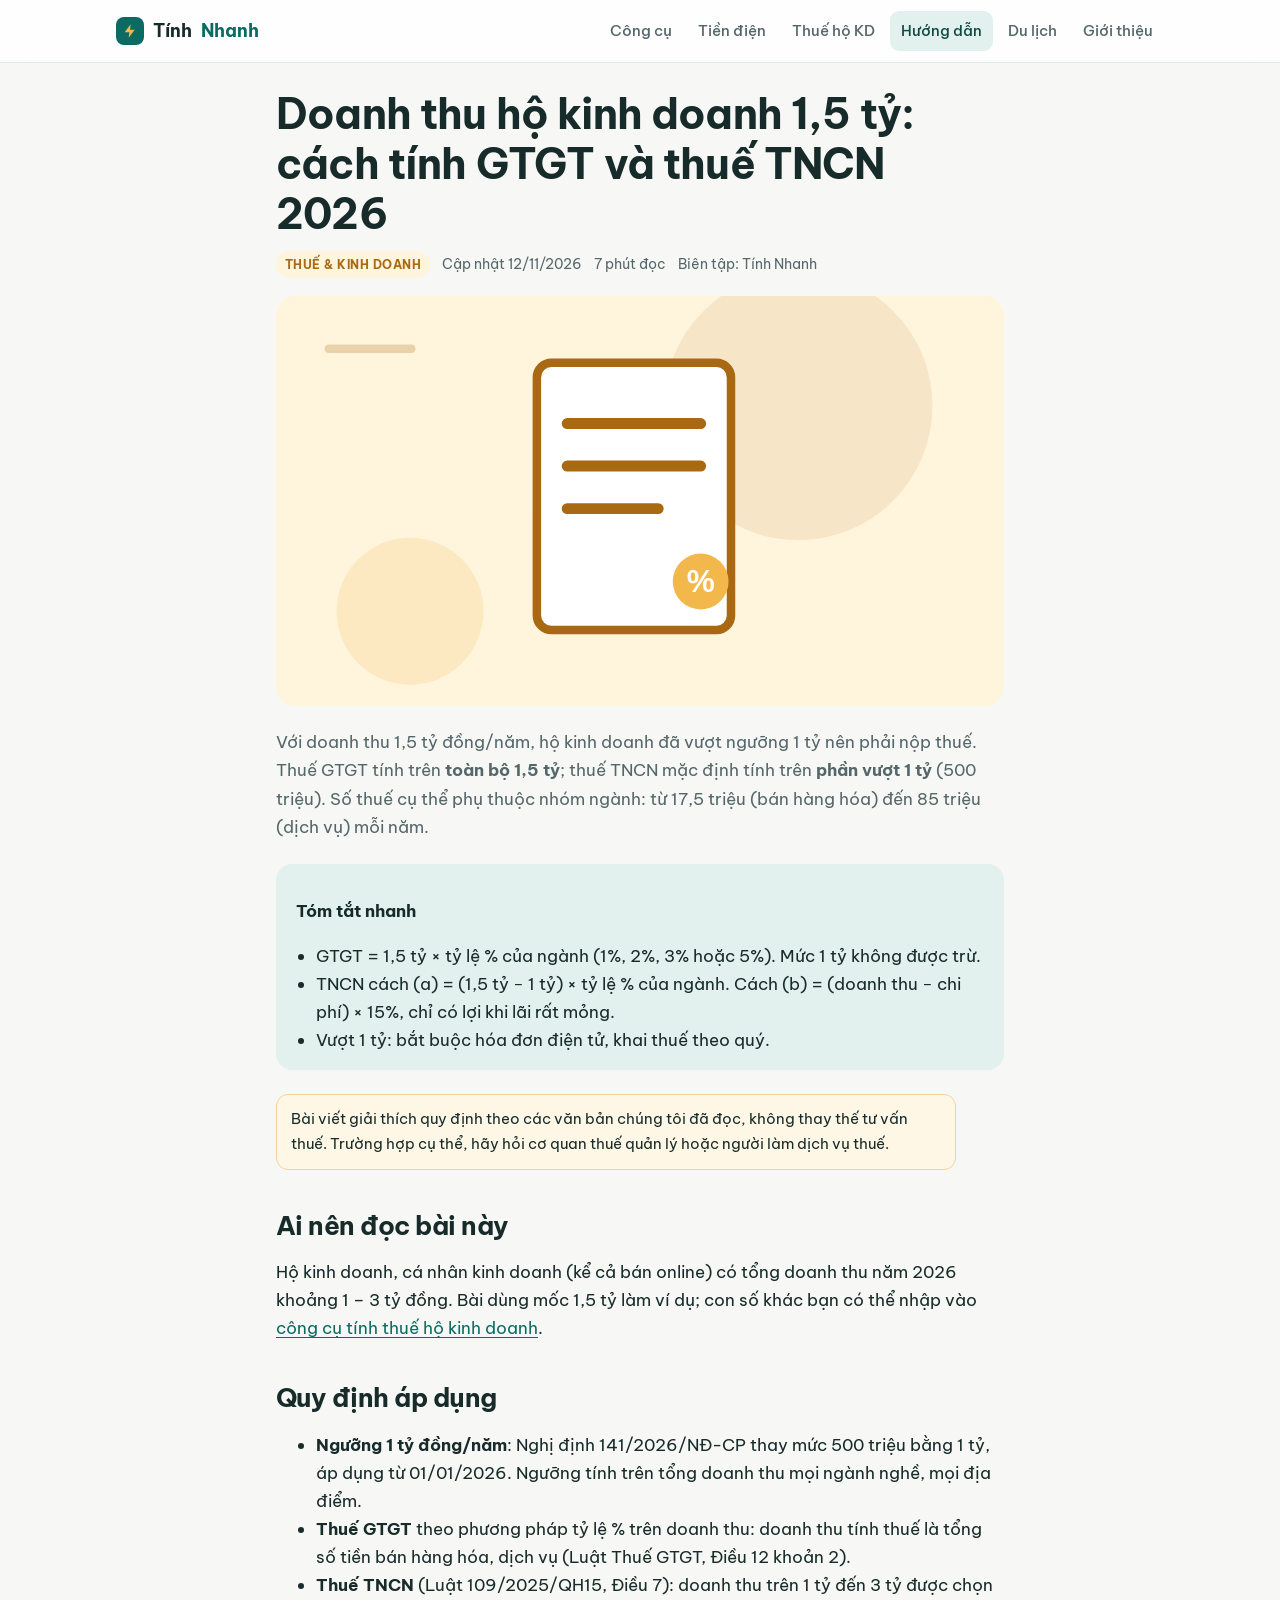
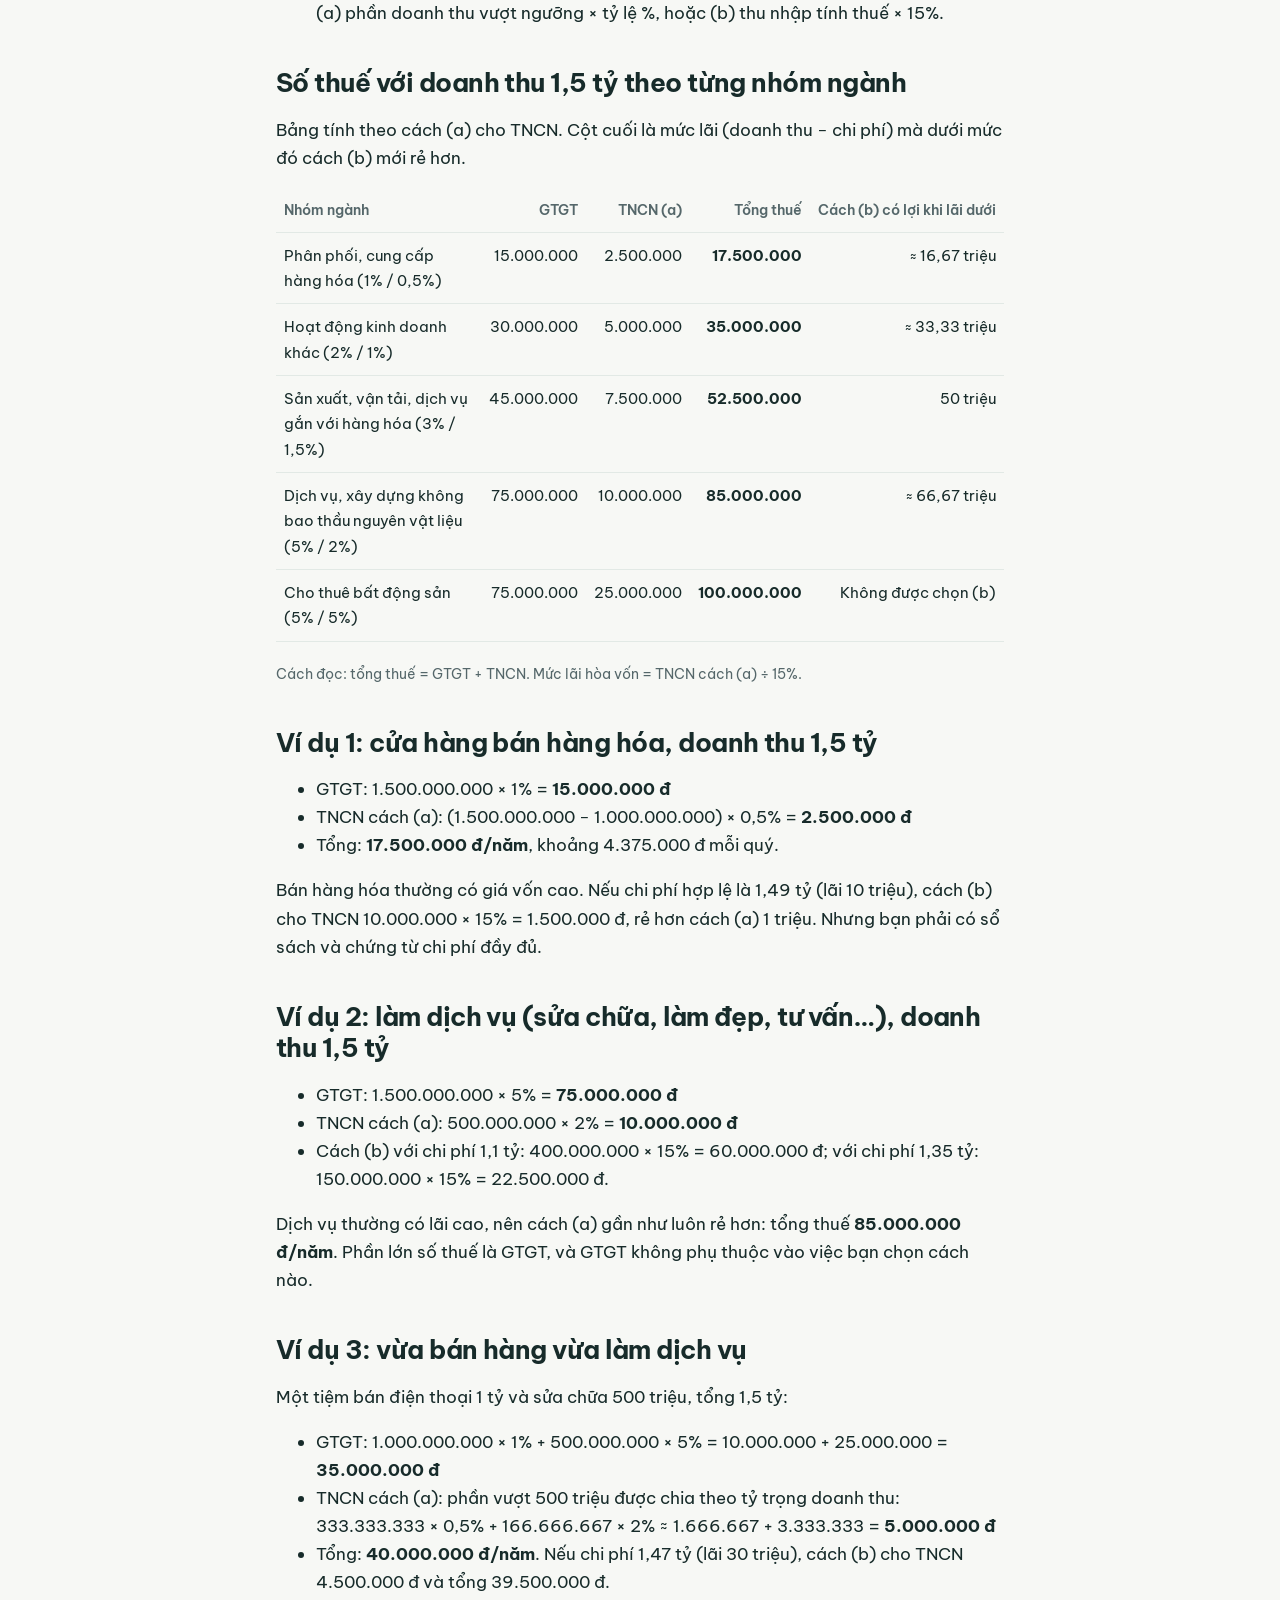
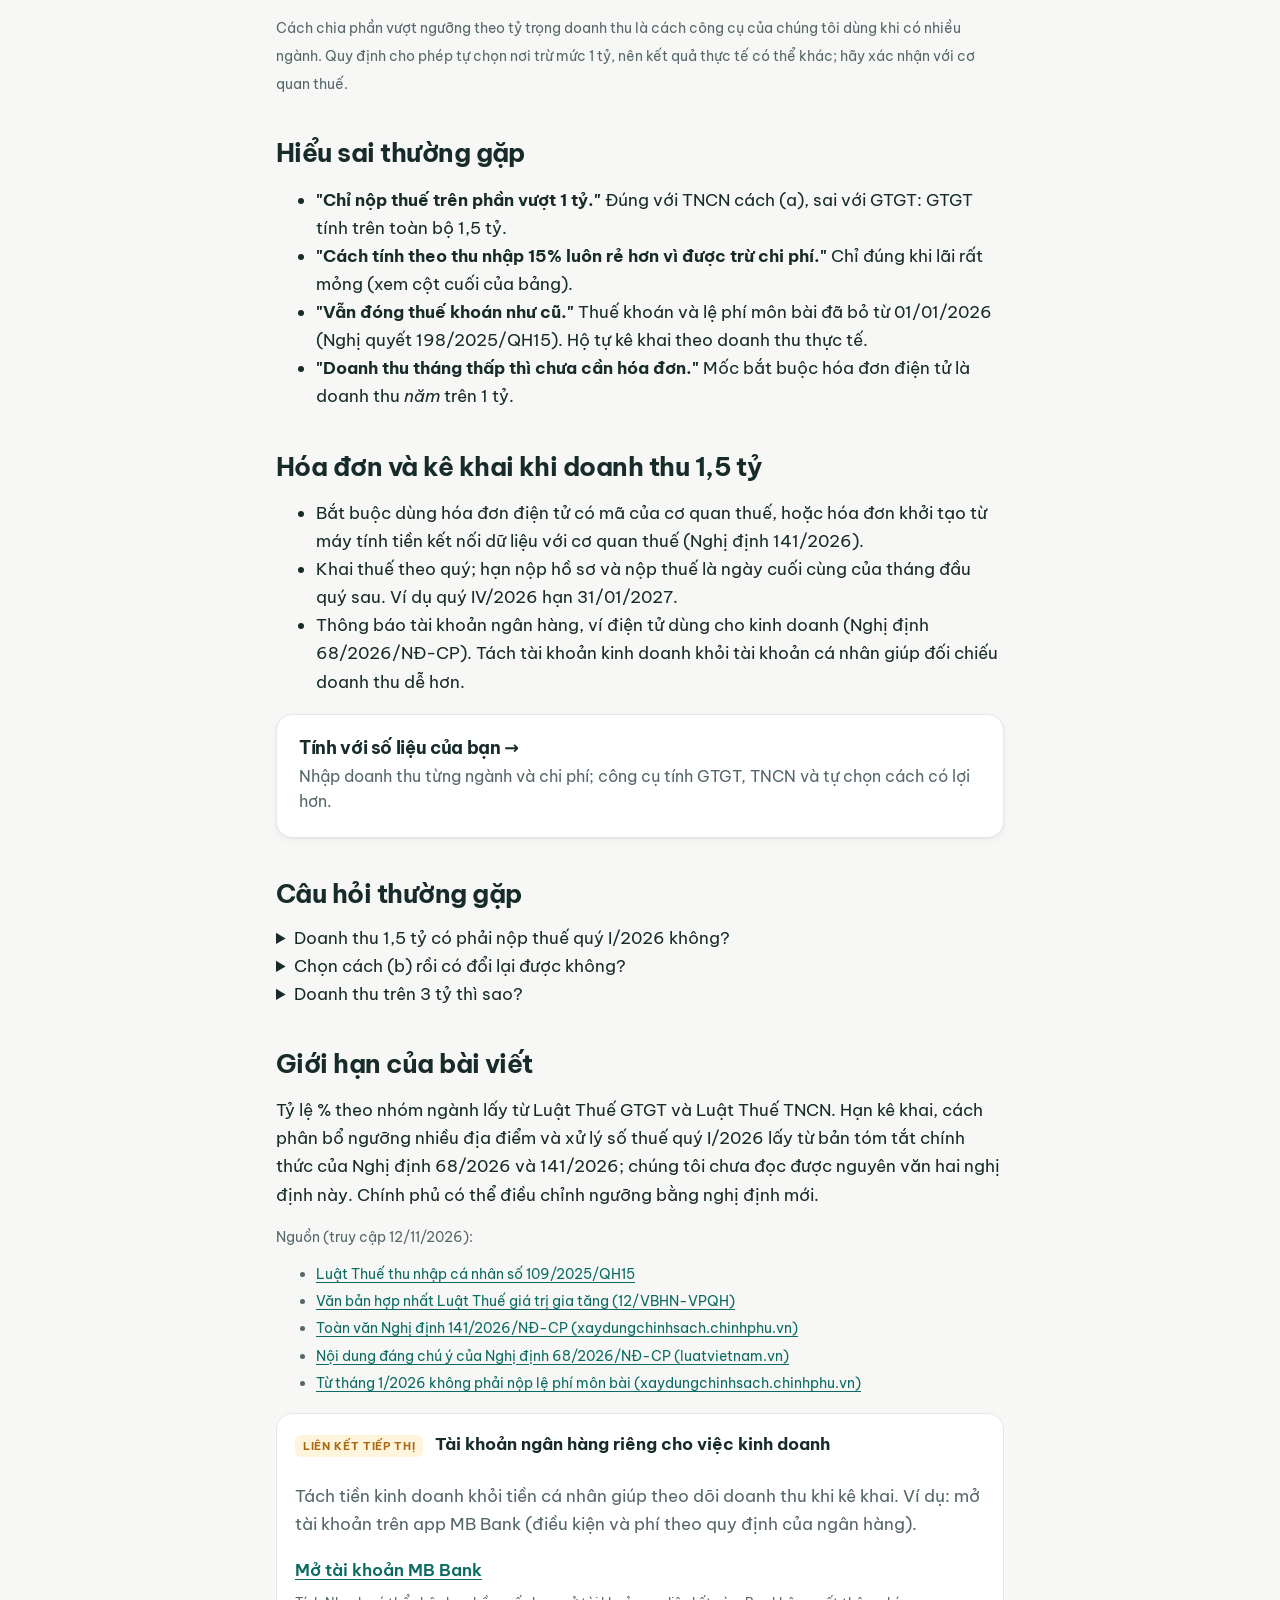
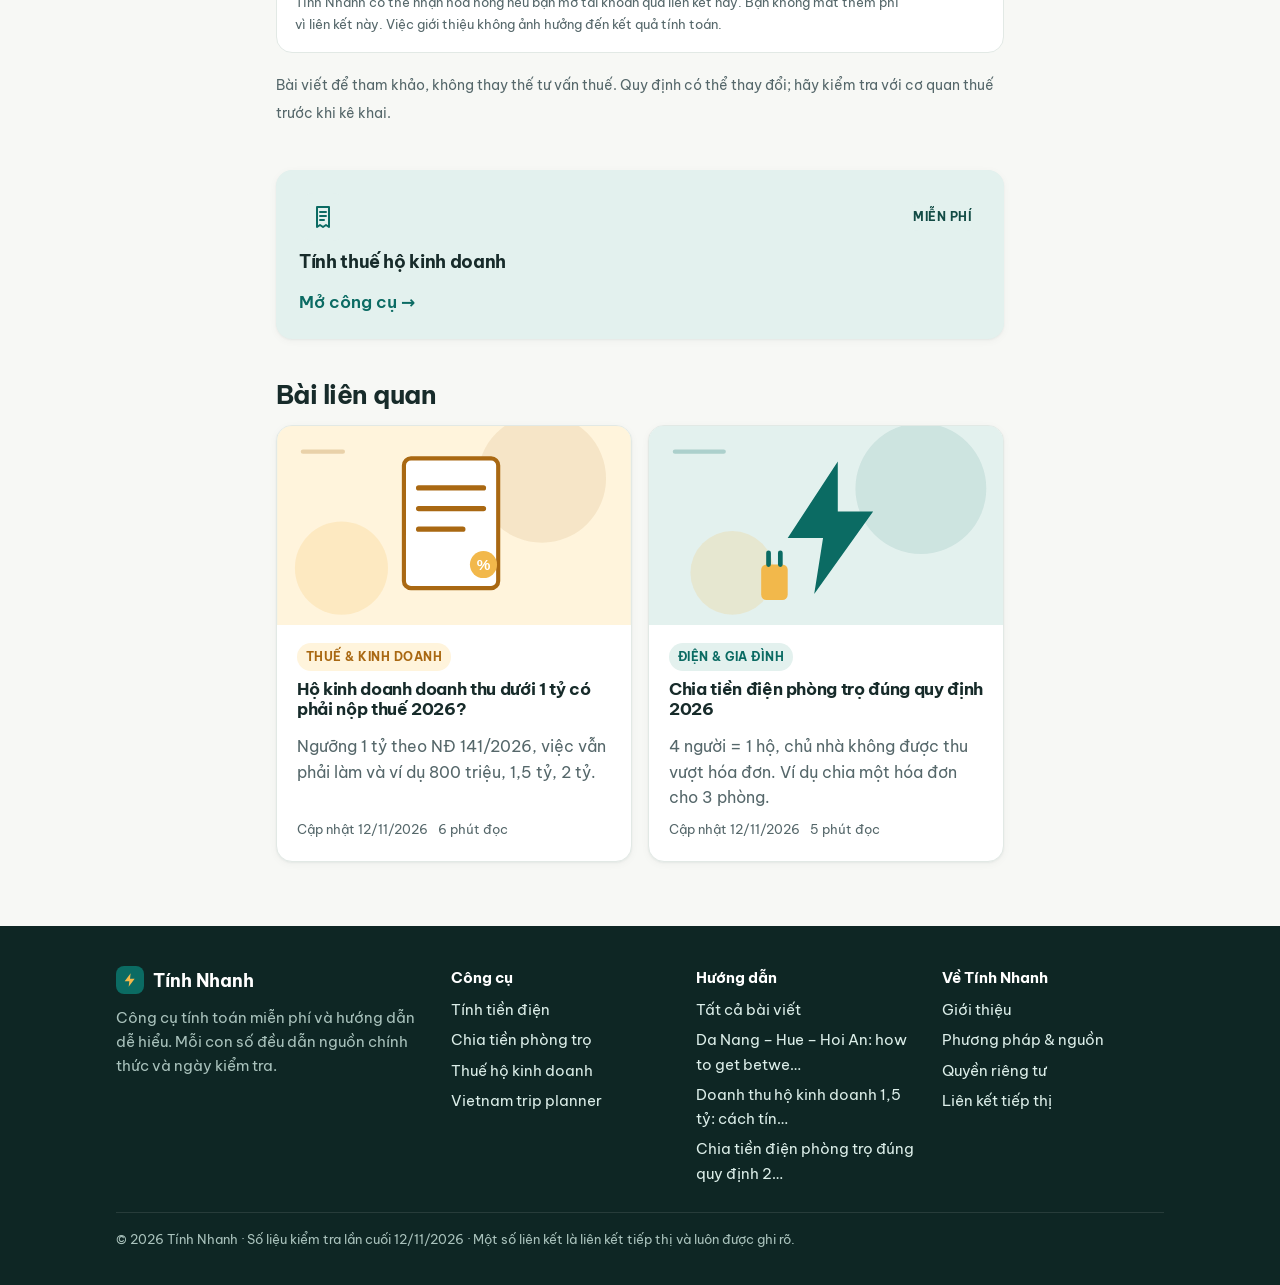
<file: huong-dan/thue-ho-kinh-doanh-doanh-thu-1-5-ty.html>
<!doctype html>
<html lang="vi">
<head>
<meta charset="utf-8">
<meta name="viewport" content="width=device-width, initial-scale=1">
<title>Doanh thu hộ kinh doanh 1,5 tỷ: cách tính GTGT và thuế TNCN 2026 — Tính Nhanh</title>
<meta name="description" content="Hộ kinh doanh doanh thu 1,5 tỷ năm 2026 nộp bao nhiêu thuế? Tính GTGT trên toàn bộ doanh thu, TNCN trên phần vượt 1 tỷ, so sánh cách tính theo thu nhập 15% cho từng nhóm ngành.">
<link rel="canonical" href="https://sanglinny.github.io/tinh-nhanh/huong-dan/thue-ho-kinh-doanh-doanh-thu-1-5-ty.html">
<link rel="preconnect" href="https://fonts.googleapis.com">
<link rel="preconnect" href="https://fonts.gstatic.com" crossorigin>
<link rel="stylesheet" href="https://fonts.googleapis.com/css2?family=Be+Vietnam+Pro:wght@400;500;600;700&display=swap">
<meta name="theme-color" content="#0B6B63">
<link rel="icon" href="../assets/favicon.svg" type="image/svg+xml">
<link rel="stylesheet" href="../assets/style.css?v=fb4f2e9e">
</head>
<body>
<header class="site"><div class="wrap">
  <a class="brand" href="../index.html"><span class="mark" aria-hidden="true"><svg width="16" height="16" viewBox="0 0 24 24"><path d="M13 2 4 14h7l-1 8 9-12h-7z" fill="#F2B84B"/></svg></span>Tính <span class="hl">Nhanh</span></a>
  <nav class="top" aria-label="Chính">
    <a href="../index.html">Công cụ</a>
    <a href="../tien-dien.html">Tiền điện</a>
    <a href="../thue-ho-kinh-doanh.html">Thuế hộ KD</a>
    <a href="../huong-dan/index.html" aria-current="page">Hướng dẫn</a>
    <a href="../travel/index.html">Du lịch</a>
    <a href="../gioi-thieu.html">Giới thiệu</a>
  </nav>
</div></header>

<main>
<article class="post">
  <h1>Doanh thu hộ kinh doanh 1,5 tỷ: cách tính GTGT và thuế TNCN 2026</h1>
<!--@post-meta-->
<div class="post-meta"><span class="chip" style="background:#FFF4DC;color:#A96812">Thuế &amp; kinh doanh</span><span>Cập nhật 12/11/2026</span><span>7 phút đọc</span><span>Biên tập: Tính Nhanh</span></div>
<figure class="post-cover" style="margin:0 0 22px"><img src="../assets/covers/thue-ho-kinh-doanh-doanh-thu-1-5-ty.svg" alt="" width="1200" height="675"></figure>
<!--/@post-meta-->
  <p class="lede">Với doanh thu 1,5 tỷ đồng/năm, hộ kinh doanh đã vượt ngưỡng 1 tỷ nên phải nộp thuế. Thuế GTGT tính trên <strong>toàn bộ 1,5 tỷ</strong>; thuế TNCN mặc định tính trên <strong>phần vượt 1 tỷ</strong> (500 triệu). Số thuế cụ thể phụ thuộc nhóm ngành: từ 17,5 triệu (bán hàng hóa) đến 85 triệu (dịch vụ) mỗi năm.</p>

  <div class="summary-box">
    <p><strong>Tóm tắt nhanh</strong></p>
    <ul>
      <li>GTGT = 1,5 tỷ × tỷ lệ % của ngành (1%, 2%, 3% hoặc 5%). Mức 1 tỷ không được trừ.</li>
      <li>TNCN cách (a) = (1,5 tỷ − 1 tỷ) × tỷ lệ % của ngành. Cách (b) = (doanh thu − chi phí) × 15%, chỉ có lợi khi lãi rất mỏng.</li>
      <li>Vượt 1 tỷ: bắt buộc hóa đơn điện tử, khai thuế theo quý.</li>
    </ul>
  </div>

  <p class="note">Bài viết giải thích quy định theo các văn bản chúng tôi đã đọc, không thay thế tư vấn thuế. Trường hợp cụ thể, hãy hỏi cơ quan thuế quản lý hoặc người làm dịch vụ thuế.</p>

  <h2>Ai nên đọc bài này</h2>
  <p>Hộ kinh doanh, cá nhân kinh doanh (kể cả bán online) có tổng doanh thu năm 2026 khoảng 1 – 3 tỷ đồng. Bài dùng mốc 1,5 tỷ làm ví dụ; con số khác bạn có thể nhập vào <a href="../thue-ho-kinh-doanh.html">công cụ tính thuế hộ kinh doanh</a>.</p>

  <h2>Quy định áp dụng</h2>
  <ul>
    <li><strong>Ngưỡng 1 tỷ đồng/năm</strong>: Nghị định 141/2026/NĐ-CP thay mức 500 triệu bằng 1 tỷ, áp dụng từ 01/01/2026. Ngưỡng tính trên tổng doanh thu mọi ngành nghề, mọi địa điểm.</li>
    <li><strong>Thuế GTGT</strong> theo phương pháp tỷ lệ % trên doanh thu: doanh thu tính thuế là tổng số tiền bán hàng hóa, dịch vụ (Luật Thuế GTGT, Điều 12 khoản 2).</li>
    <li><strong>Thuế TNCN</strong> (Luật 109/2025/QH15, Điều 7): doanh thu trên 1 tỷ đến 3 tỷ được chọn (a) phần doanh thu vượt ngưỡng × tỷ lệ %, hoặc (b) thu nhập tính thuế × 15%.</li>
  </ul>

  <h2>Số thuế với doanh thu 1,5 tỷ theo từng nhóm ngành</h2>
  <p>Bảng tính theo cách (a) cho TNCN. Cột cuối là mức lãi (doanh thu − chi phí) mà dưới mức đó cách (b) mới rẻ hơn.</p>
  <div class="table-scroll"><table>
    <thead><tr><th>Nhóm ngành</th><th class="num">GTGT</th><th class="num">TNCN (a)</th><th class="num">Tổng thuế</th><th class="num">Cách (b) có lợi khi lãi dưới</th></tr></thead>
    <tbody>
      <tr><td>Phân phối, cung cấp hàng hóa (1% / 0,5%)</td><td class="num">15.000.000</td><td class="num">2.500.000</td><td class="num"><strong>17.500.000</strong></td><td class="num">≈ 16,67 triệu</td></tr>
      <tr><td>Hoạt động kinh doanh khác (2% / 1%)</td><td class="num">30.000.000</td><td class="num">5.000.000</td><td class="num"><strong>35.000.000</strong></td><td class="num">≈ 33,33 triệu</td></tr>
      <tr><td>Sản xuất, vận tải, dịch vụ gắn với hàng hóa (3% / 1,5%)</td><td class="num">45.000.000</td><td class="num">7.500.000</td><td class="num"><strong>52.500.000</strong></td><td class="num">50 triệu</td></tr>
      <tr><td>Dịch vụ, xây dựng không bao thầu nguyên vật liệu (5% / 2%)</td><td class="num">75.000.000</td><td class="num">10.000.000</td><td class="num"><strong>85.000.000</strong></td><td class="num">≈ 66,67 triệu</td></tr>
      <tr><td>Cho thuê bất động sản (5% / 5%)</td><td class="num">75.000.000</td><td class="num">25.000.000</td><td class="num"><strong>100.000.000</strong></td><td class="num">Không được chọn (b)</td></tr>
    </tbody>
  </table></div>
  <p class="muted"><small>Cách đọc: tổng thuế = GTGT + TNCN. Mức lãi hòa vốn = TNCN cách (a) ÷ 15%.</small></p>

  <h2>Ví dụ 1: cửa hàng bán hàng hóa, doanh thu 1,5 tỷ</h2>
  <ul>
    <li>GTGT: 1.500.000.000 × 1% = <strong>15.000.000 đ</strong></li>
    <li>TNCN cách (a): (1.500.000.000 − 1.000.000.000) × 0,5% = <strong>2.500.000 đ</strong></li>
    <li>Tổng: <strong>17.500.000 đ/năm</strong>, khoảng 4.375.000 đ mỗi quý.</li>
  </ul>
  <p>Bán hàng hóa thường có giá vốn cao. Nếu chi phí hợp lệ là 1,49 tỷ (lãi 10 triệu), cách (b) cho TNCN 10.000.000 × 15% = 1.500.000 đ, rẻ hơn cách (a) 1 triệu. Nhưng bạn phải có sổ sách và chứng từ chi phí đầy đủ.</p>

  <h2>Ví dụ 2: làm dịch vụ (sửa chữa, làm đẹp, tư vấn…), doanh thu 1,5 tỷ</h2>
  <ul>
    <li>GTGT: 1.500.000.000 × 5% = <strong>75.000.000 đ</strong></li>
    <li>TNCN cách (a): 500.000.000 × 2% = <strong>10.000.000 đ</strong></li>
    <li>Cách (b) với chi phí 1,1 tỷ: 400.000.000 × 15% = 60.000.000 đ; với chi phí 1,35 tỷ: 150.000.000 × 15% = 22.500.000 đ.</li>
  </ul>
  <p>Dịch vụ thường có lãi cao, nên cách (a) gần như luôn rẻ hơn: tổng thuế <strong>85.000.000 đ/năm</strong>. Phần lớn số thuế là GTGT, và GTGT không phụ thuộc vào việc bạn chọn cách nào.</p>

  <h2>Ví dụ 3: vừa bán hàng vừa làm dịch vụ</h2>
  <p>Một tiệm bán điện thoại 1 tỷ và sửa chữa 500 triệu, tổng 1,5 tỷ:</p>
  <ul>
    <li>GTGT: 1.000.000.000 × 1% + 500.000.000 × 5% = 10.000.000 + 25.000.000 = <strong>35.000.000 đ</strong></li>
    <li>TNCN cách (a): phần vượt 500 triệu được chia theo tỷ trọng doanh thu: 333.333.333 × 0,5% + 166.666.667 × 2% ≈ 1.666.667 + 3.333.333 = <strong>5.000.000 đ</strong></li>
    <li>Tổng: <strong>40.000.000 đ/năm</strong>. Nếu chi phí 1,47 tỷ (lãi 30 triệu), cách (b) cho TNCN 4.500.000 đ và tổng 39.500.000 đ.</li>
  </ul>
  <p class="muted"><small>Cách chia phần vượt ngưỡng theo tỷ trọng doanh thu là cách công cụ của chúng tôi dùng khi có nhiều ngành. Quy định cho phép tự chọn nơi trừ mức 1 tỷ, nên kết quả thực tế có thể khác; hãy xác nhận với cơ quan thuế.</small></p>

  <h2>Hiểu sai thường gặp</h2>
  <ul>
    <li><strong>"Chỉ nộp thuế trên phần vượt 1 tỷ."</strong> Đúng với TNCN cách (a), sai với GTGT: GTGT tính trên toàn bộ 1,5 tỷ.</li>
    <li><strong>"Cách tính theo thu nhập 15% luôn rẻ hơn vì được trừ chi phí."</strong> Chỉ đúng khi lãi rất mỏng (xem cột cuối của bảng).</li>
    <li><strong>"Vẫn đóng thuế khoán như cũ."</strong> Thuế khoán và lệ phí môn bài đã bỏ từ 01/01/2026 (Nghị quyết 198/2025/QH15). Hộ tự kê khai theo doanh thu thực tế.</li>
    <li><strong>"Doanh thu tháng thấp thì chưa cần hóa đơn."</strong> Mốc bắt buộc hóa đơn điện tử là doanh thu <em>năm</em> trên 1 tỷ.</li>
  </ul>

  <h2>Hóa đơn và kê khai khi doanh thu 1,5 tỷ</h2>
  <ul>
    <li>Bắt buộc dùng hóa đơn điện tử có mã của cơ quan thuế, hoặc hóa đơn khởi tạo từ máy tính tiền kết nối dữ liệu với cơ quan thuế (Nghị định 141/2026).</li>
    <li>Khai thuế theo quý; hạn nộp hồ sơ và nộp thuế là ngày cuối cùng của tháng đầu quý sau. Ví dụ quý IV/2026 hạn 31/01/2027.</li>
    <li>Thông báo tài khoản ngân hàng, ví điện tử dùng cho kinh doanh (Nghị định 68/2026/NĐ-CP). Tách tài khoản kinh doanh khỏi tài khoản cá nhân giúp đối chiếu doanh thu dễ hơn.</li>
  </ul>

  <a class="card tilt" href="../thue-ho-kinh-doanh.html" style="margin:18px 0">
    <h3>Tính với số liệu của bạn →</h3>
    <p>Nhập doanh thu từng ngành và chi phí; công cụ tính GTGT, TNCN và tự chọn cách có lợi hơn.</p>
  </a>

  <h2>Câu hỏi thường gặp</h2>
  <details><summary>Doanh thu 1,5 tỷ có phải nộp thuế quý I/2026 không?</summary><p>Hộ có doanh thu năm trên 1 tỷ khai và nộp thuế theo quý, nên quý I/2026 cũng thuộc diện kê khai. Hộ đã nộp quý I/2026 nhưng doanh thu cả năm cuối cùng không quá 1 tỷ được xử lý số đã nộp (hoàn hoặc bù trừ) theo Nghị định 141/2026.</p></details>
  <details><summary>Chọn cách (b) rồi có đổi lại được không?</summary><p>Văn bản chúng tôi đã đọc chưa nói rõ thời hạn đổi phương pháp. Hãy hỏi cơ quan thuế trước khi đăng ký.</p></details>
  <details><summary>Doanh thu trên 3 tỷ thì sao?</summary><p>Trên 3 tỷ đến 50 tỷ bắt buộc tính TNCN theo thu nhập (doanh thu − chi phí) × 17%; trên 50 tỷ là 20% và khai theo tháng.</p></details>

  <h2>Giới hạn của bài viết</h2>
  <p>Tỷ lệ % theo nhóm ngành lấy từ Luật Thuế GTGT và Luật Thuế TNCN. Hạn kê khai, cách phân bổ ngưỡng nhiều địa điểm và xử lý số thuế quý I/2026 lấy từ bản tóm tắt chính thức của Nghị định 68/2026 và 141/2026; chúng tôi chưa đọc được nguyên văn hai nghị định này. Chính phủ có thể điều chỉnh ngưỡng bằng nghị định mới.</p>

  <div class="sources">
    <p>Nguồn (truy cập 12/11/2026):</p>
    <ul>
      <li><a href="https://cms.luatvietnam.vn/uploaded/Others/2025/12/30/Luat-109-2025-QH15_3012143156.pdf" rel="nofollow noopener" target="_blank">Luật Thuế thu nhập cá nhân số 109/2025/QH15</a></li>
      <li><a href="https://datafiles.chinhphu.vn/cpp/files/vbpq/2026/02/12-vbhn-vpqh.pdf" rel="nofollow noopener" target="_blank">Văn bản hợp nhất Luật Thuế giá trị gia tăng (12/VBHN-VPQH)</a></li>
      <li><a href="https://xaydungchinhsach.chinhphu.vn/toan-van-nghi-dinh-so-141-2026-nd-cp-nang-nguong-doanh-thu-khong-phai-chiu-thue-len-1-ty-dong-119260504154326455.htm" rel="nofollow noopener" target="_blank">Toàn văn Nghị định 141/2026/NĐ-CP (xaydungchinhsach.chinhphu.vn)</a></li>
      <li><a href="https://luatvietnam.vn/thue-phi-le-phi/6-noi-dung-dang-chu-y-cua-nghi-dinh-68-2026-nd-cp-ve-thue-ho-kinh-doanh-565-107530-article.html" rel="nofollow noopener" target="_blank">Nội dung đáng chú ý của Nghị định 68/2026/NĐ-CP (luatvietnam.vn)</a></li>
      <li><a href="https://xaydungchinhsach.chinhphu.vn/tu-thang-1-2026-nguoi-nop-thue-khong-phai-nop-le-phi-mon-bai-119260126110926562.htm" rel="nofollow noopener" target="_blank">Từ tháng 1/2026 không phải nộp lệ phí môn bài (xaydungchinhsach.chinhphu.vn)</a></li>
    </ul>
  </div>

  <div class="aff" data-aff="business-bank" hidden style="margin-top:18px">
    <strong data-aff-title></strong>
    <p data-aff-text class="muted"></p>
    <a data-aff-link></a>
    <p class="disclosure">Tính Nhanh có thể nhận hoa hồng nếu bạn mở tài khoản qua liên kết này. Bạn không mất thêm phí vì liên kết này. Việc giới thiệu không ảnh hưởng đến kết quả tính toán.</p>
  </div>
  <p class="muted"><small>Bài viết để tham khảo, không thay thế tư vấn thuế. Quy định có thể thay đổi; hãy kiểm tra với cơ quan thuế trước khi kê khai.</small></p>
<!--@related-->
<section class="related">
  <a class="card tool-card" href="../thue-ho-kinh-doanh.html" style="background:var(--primary-soft);border-color:transparent">
    <span class="top"><span class="icon"><svg width="24" height="24" viewBox="0 0 24 24" fill="none" stroke="currentColor" stroke-width="2" stroke-linecap="round" stroke-linejoin="round"><path d="M6 2h12v20l-3-2-3 2-3-2-3 2z"/><path d="M9 7h6M9 11h6M9 15h4"/></svg></span><span class="chip">Miễn phí</span></span>
    <h3>Tính thuế hộ kinh doanh</h3><span class="cta">Mở công cụ →</span>
  </a>
  <h2>Bài liên quan</h2>
  <div class="grid"><a class="card guide-card" href="../huong-dan/ho-kinh-doanh-duoi-1-ty-co-phai-nop-thue.html" data-cat="thue">
  <img class="cover" src="../assets/covers/ho-kinh-doanh-duoi-1-ty-co-phai-nop-thue.svg" alt="" loading="lazy" width="1200" height="675">
  <span class="body">
    <span class="chip" style="background:#FFF4DC;color:#A96812">Thuế &amp; kinh doanh</span>
    <h3>Hộ kinh doanh doanh thu dưới 1 tỷ có phải nộp thuế 2026?</h3>
    <p>Ngưỡng 1 tỷ theo NĐ 141/2026, việc vẫn phải làm và ví dụ 800 triệu, 1,5 tỷ, 2 tỷ.</p>
    <span class="meta"><span>Cập nhật 12/11/2026</span><span>6 phút đọc</span></span>
  </span>
</a>
<a class="card guide-card" href="../huong-dan/chia-tien-dien-phong-tro.html" data-cat="dien">
  <img class="cover" src="../assets/covers/chia-tien-dien-phong-tro.svg" alt="" loading="lazy" width="1200" height="675">
  <span class="body">
    <span class="chip" style="background:#E3F1EE;color:#0B6B63">Điện &amp; gia đình</span>
    <h3>Chia tiền điện phòng trọ đúng quy định 2026</h3>
    <p>4 người = 1 hộ, chủ nhà không được thu vượt hóa đơn. Ví dụ chia một hóa đơn cho 3 phòng.</p>
    <span class="meta"><span>Cập nhật 12/11/2026</span><span>5 phút đọc</span></span>
  </span>
</a></div>
</section>
<!--/@related-->
</article>
</main>

<footer class="site"><div class="wrap">
  <div class="foot-grid">
    <div>
      <a class="brand" href="../index.html" style="color:#fff"><span class="mark" aria-hidden="true"><svg width="16" height="16" viewBox="0 0 24 24"><path d="M13 2 4 14h7l-1 8 9-12h-7z" fill="#F2B84B"/></svg></span>Tính Nhanh</a>
      <p style="margin:10px 0 0;max-width:36ch">Công cụ tính toán miễn phí và hướng dẫn dễ hiểu. Mỗi con số đều dẫn nguồn chính thức và ngày kiểm tra.</p>
    </div>
    <div><b>Công cụ</b><ul>
      <li><a href="../tien-dien.html">Tính tiền điện</a></li>
      <li><a href="../tien-dien.html#phong-tro">Chia tiền phòng trọ</a></li>
      <li><a href="../thue-ho-kinh-doanh.html">Thuế hộ kinh doanh</a></li>
      <li><a href="../travel/index.html">Vietnam trip planner</a></li>
    </ul></div>
    <div><b>Hướng dẫn</b><ul>
      <li><a href="../huong-dan/index.html">Tất cả bài viết</a></li>
      <li><a href="../travel/da-nang-hue-hoi-an-route.html">Da Nang – Hue – Hoi An: how to get betwe…</a></li>
      <li><a href="../huong-dan/thue-ho-kinh-doanh-doanh-thu-1-5-ty.html">Doanh thu hộ kinh doanh 1,5 tỷ: cách tín…</a></li>
      <li><a href="../huong-dan/chia-tien-dien-phong-tro.html">Chia tiền điện phòng trọ đúng quy định 2…</a></li>
    </ul></div>
    <div><b>Về Tính Nhanh</b><ul>
      <li><a href="../gioi-thieu.html">Giới thiệu</a></li>
      <li><a href="../gioi-thieu.html#phuong-phap">Phương pháp & nguồn</a></li>
      <li><a href="../gioi-thieu.html#du-lieu">Quyền riêng tư</a></li>
      <li><a href="../gioi-thieu.html#tiep-thi">Liên kết tiếp thị</a></li>
    </ul></div>
  </div>
  <div class="foot-bottom">© 2026 Tính Nhanh · Số liệu kiểm tra lần cuối 12/11/2026 · Một số liên kết là liên kết tiếp thị và luôn được ghi rõ.</div>
</div></footer>
<script type="module" src="../assets/ui.js"></script>
<script type="module">
import { fillAffiliates } from "../assets/common.js";
fillAffiliates("../");
</script>
</body>
</html>
</file>
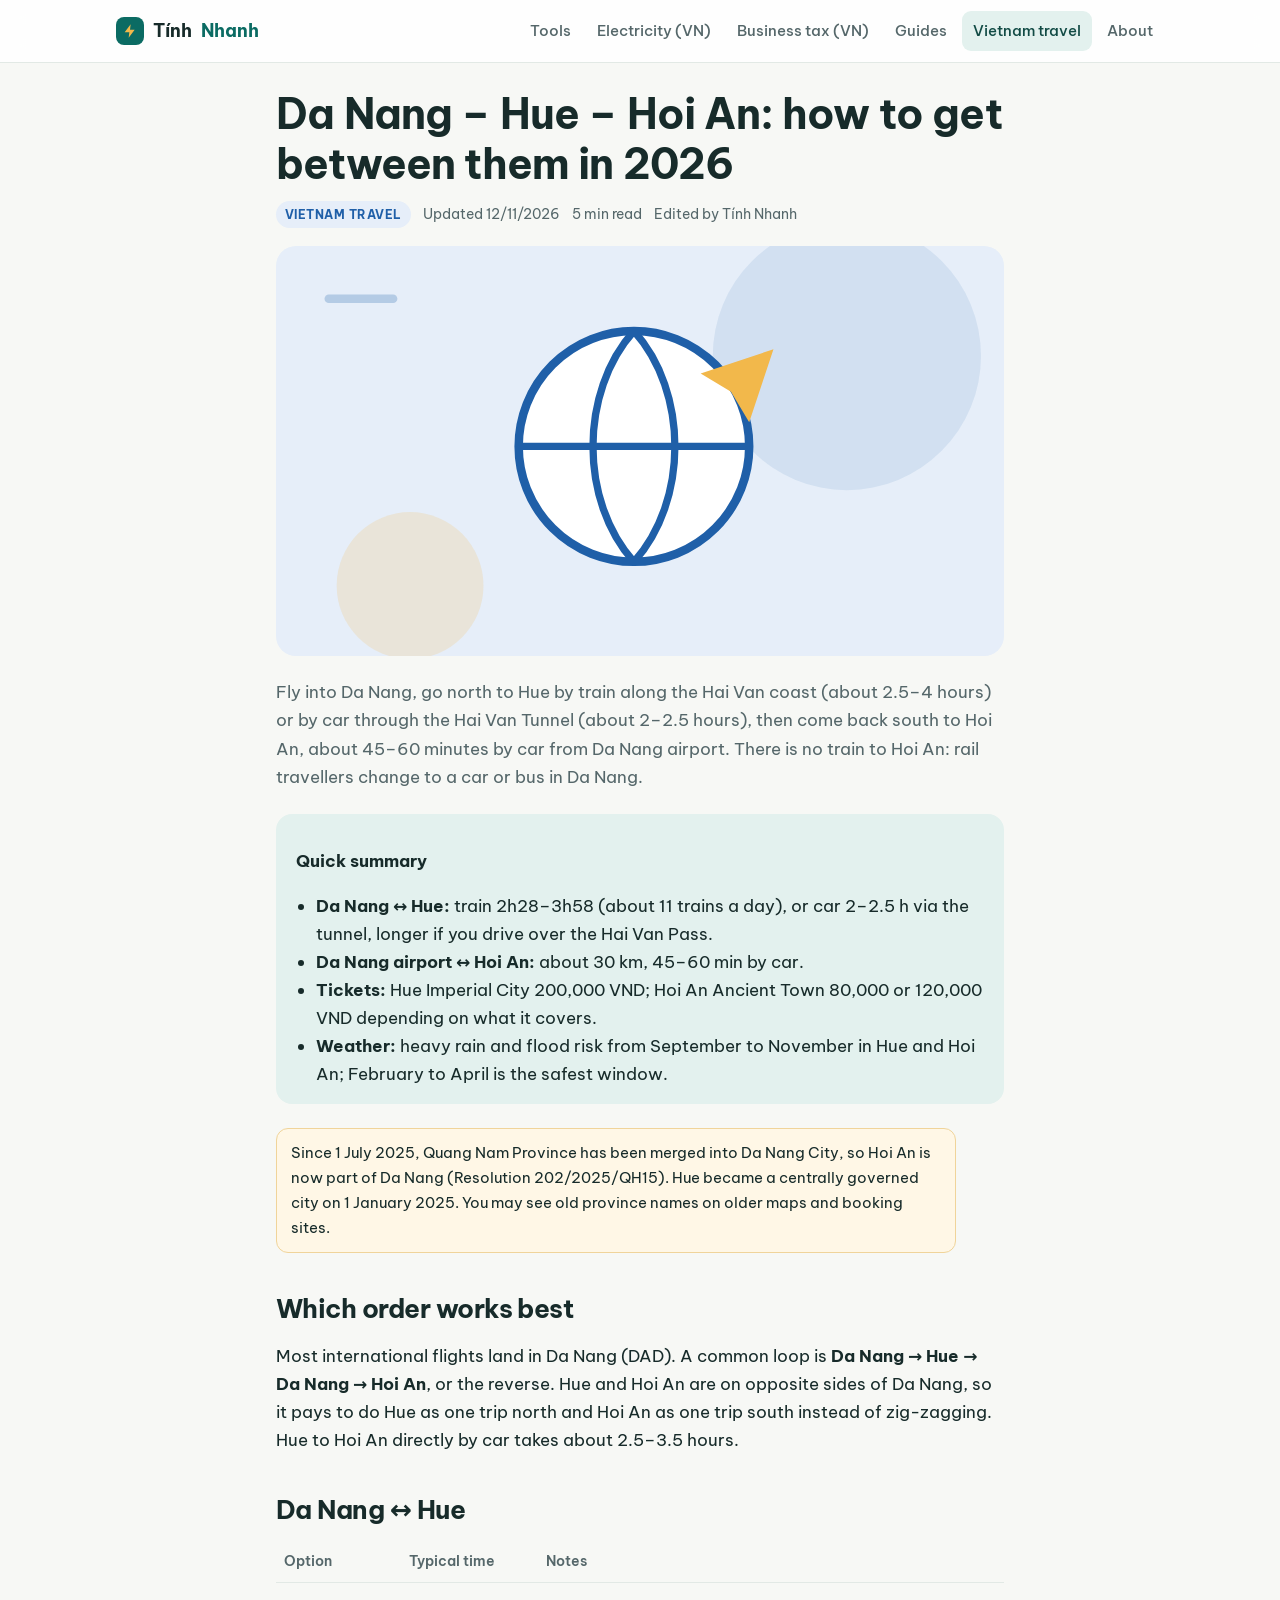
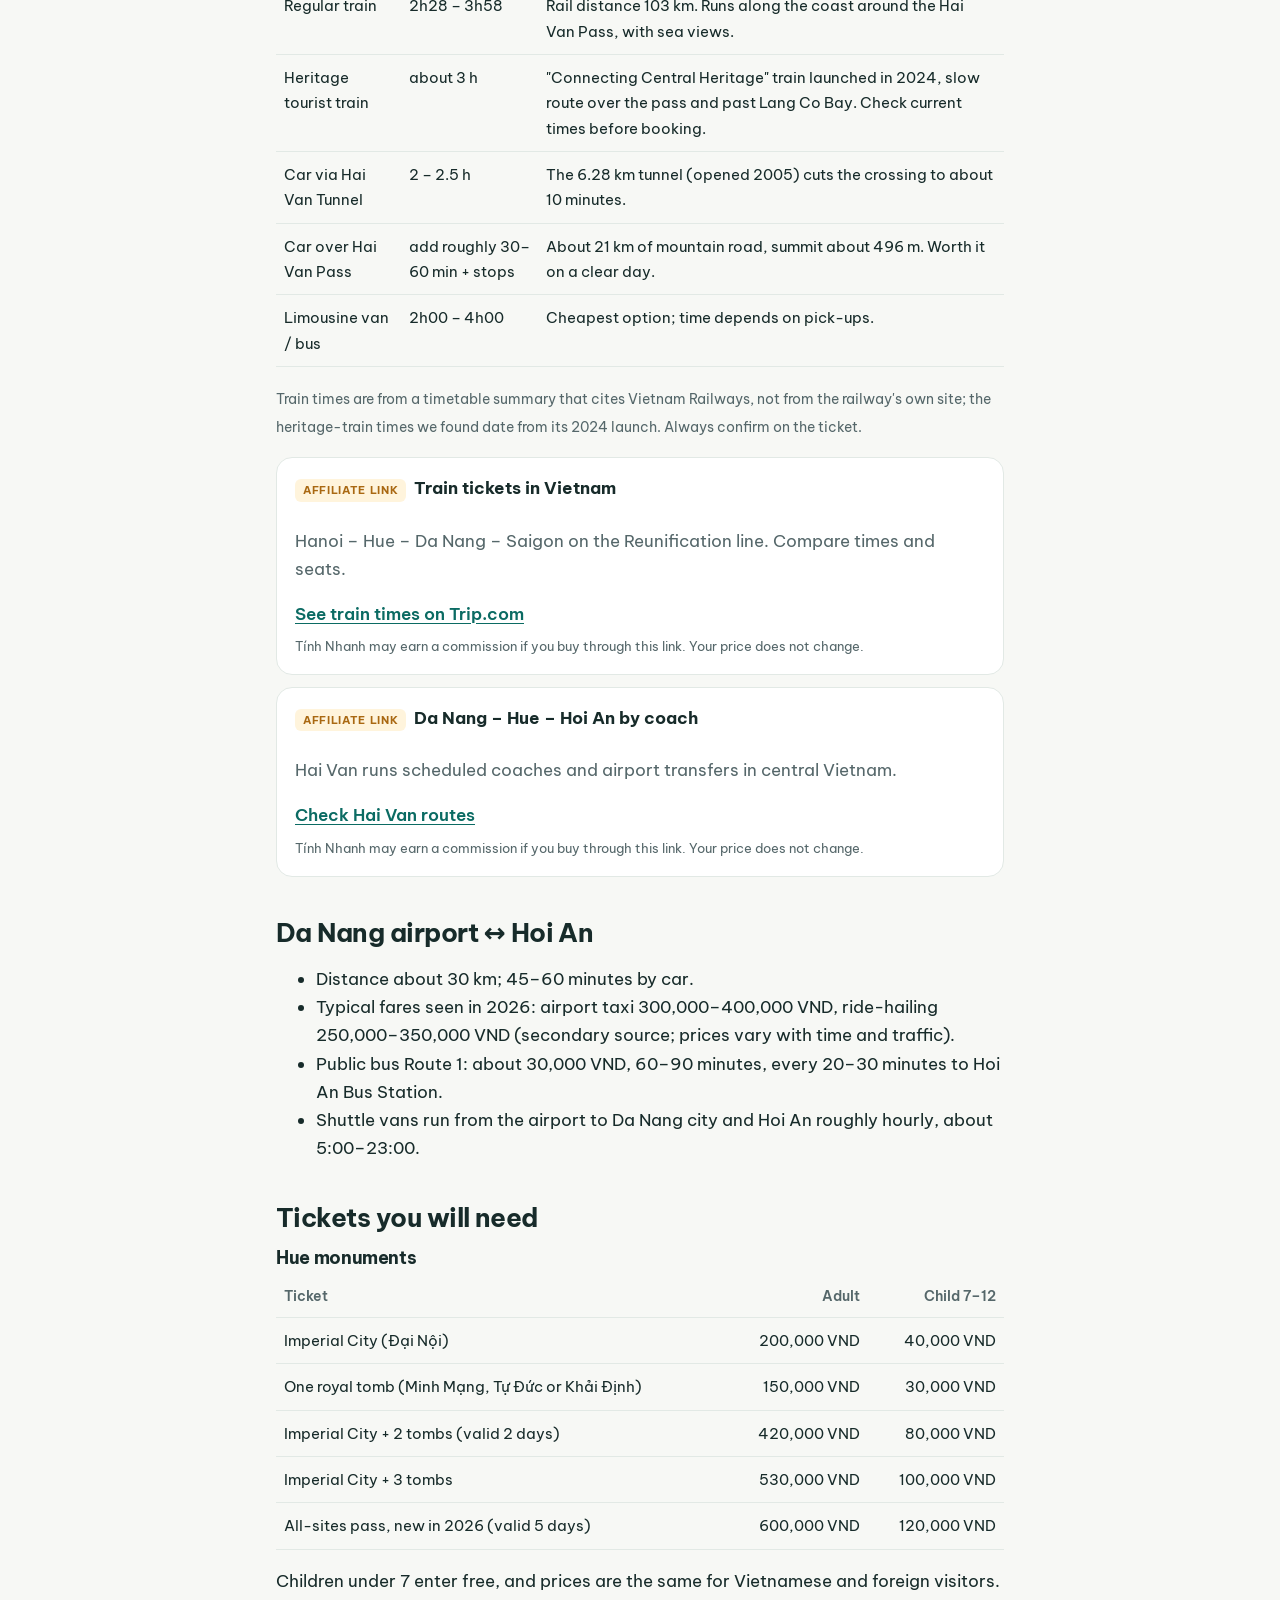
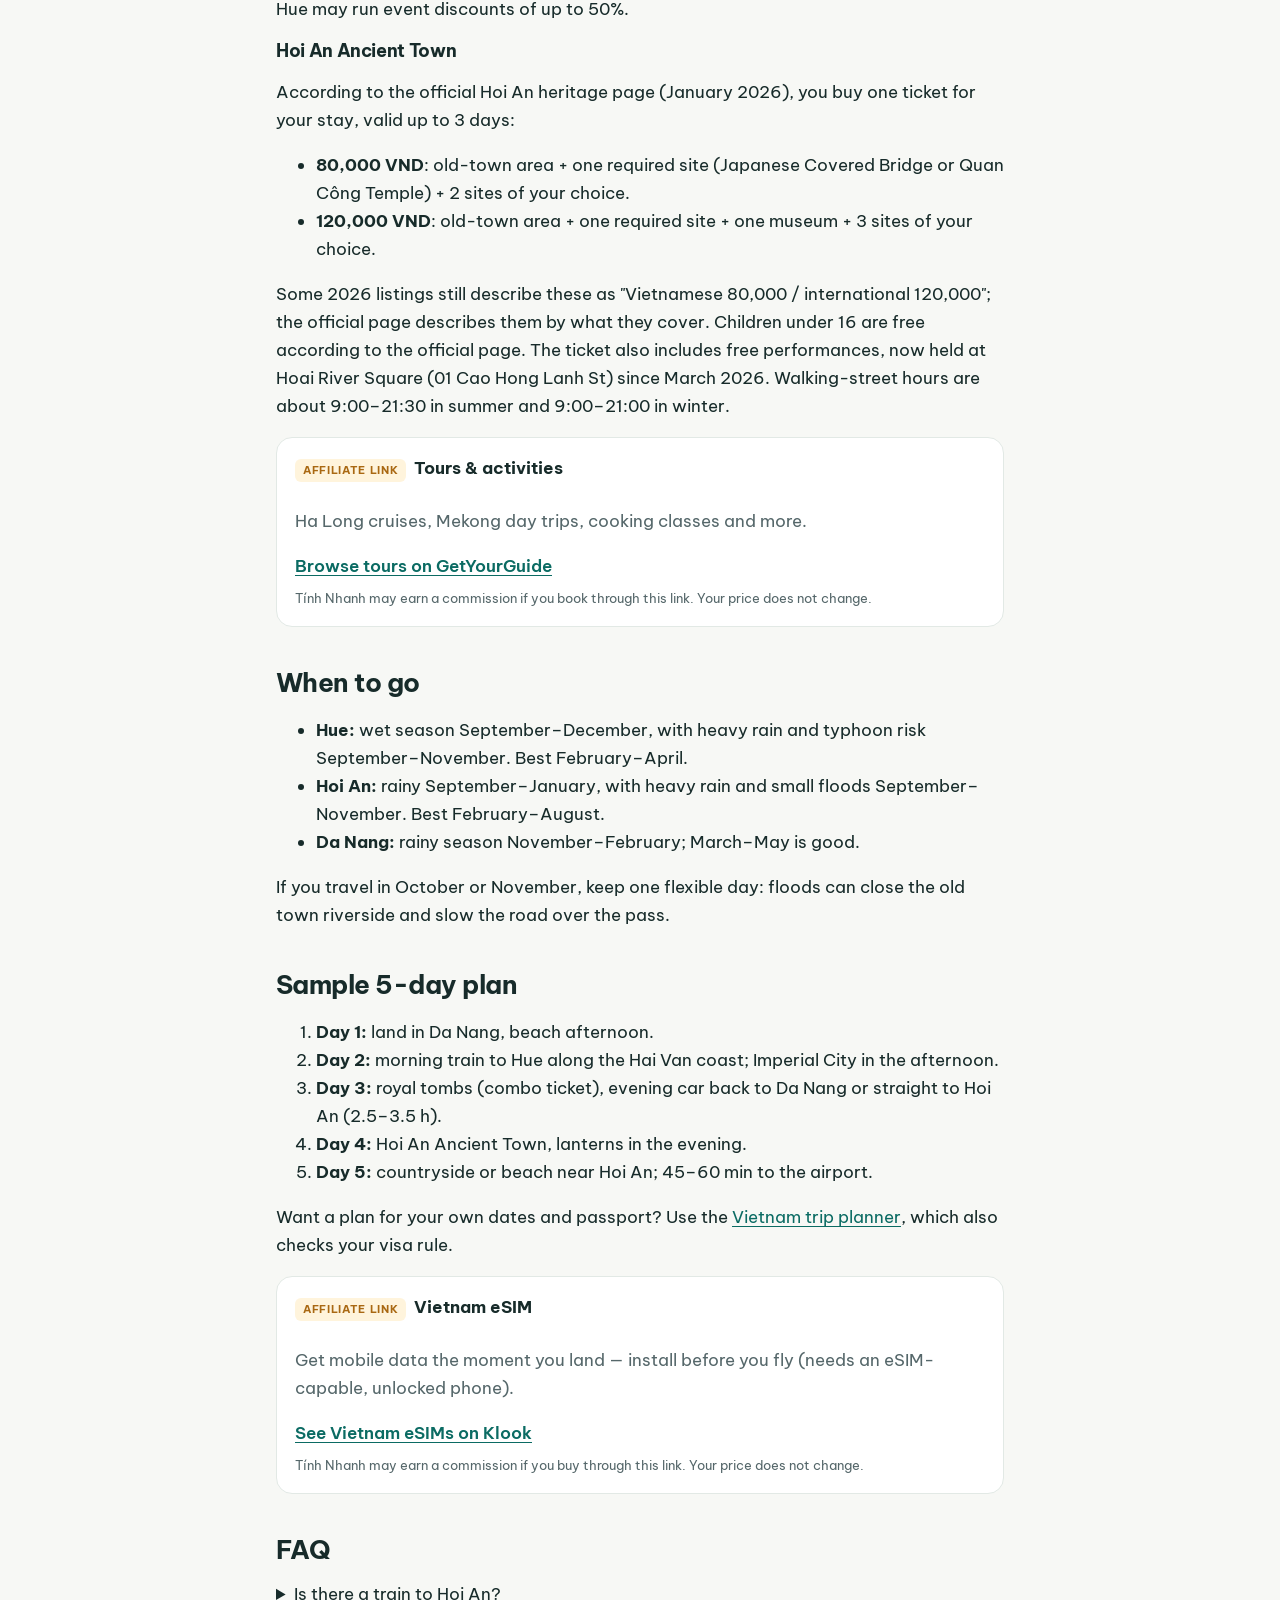
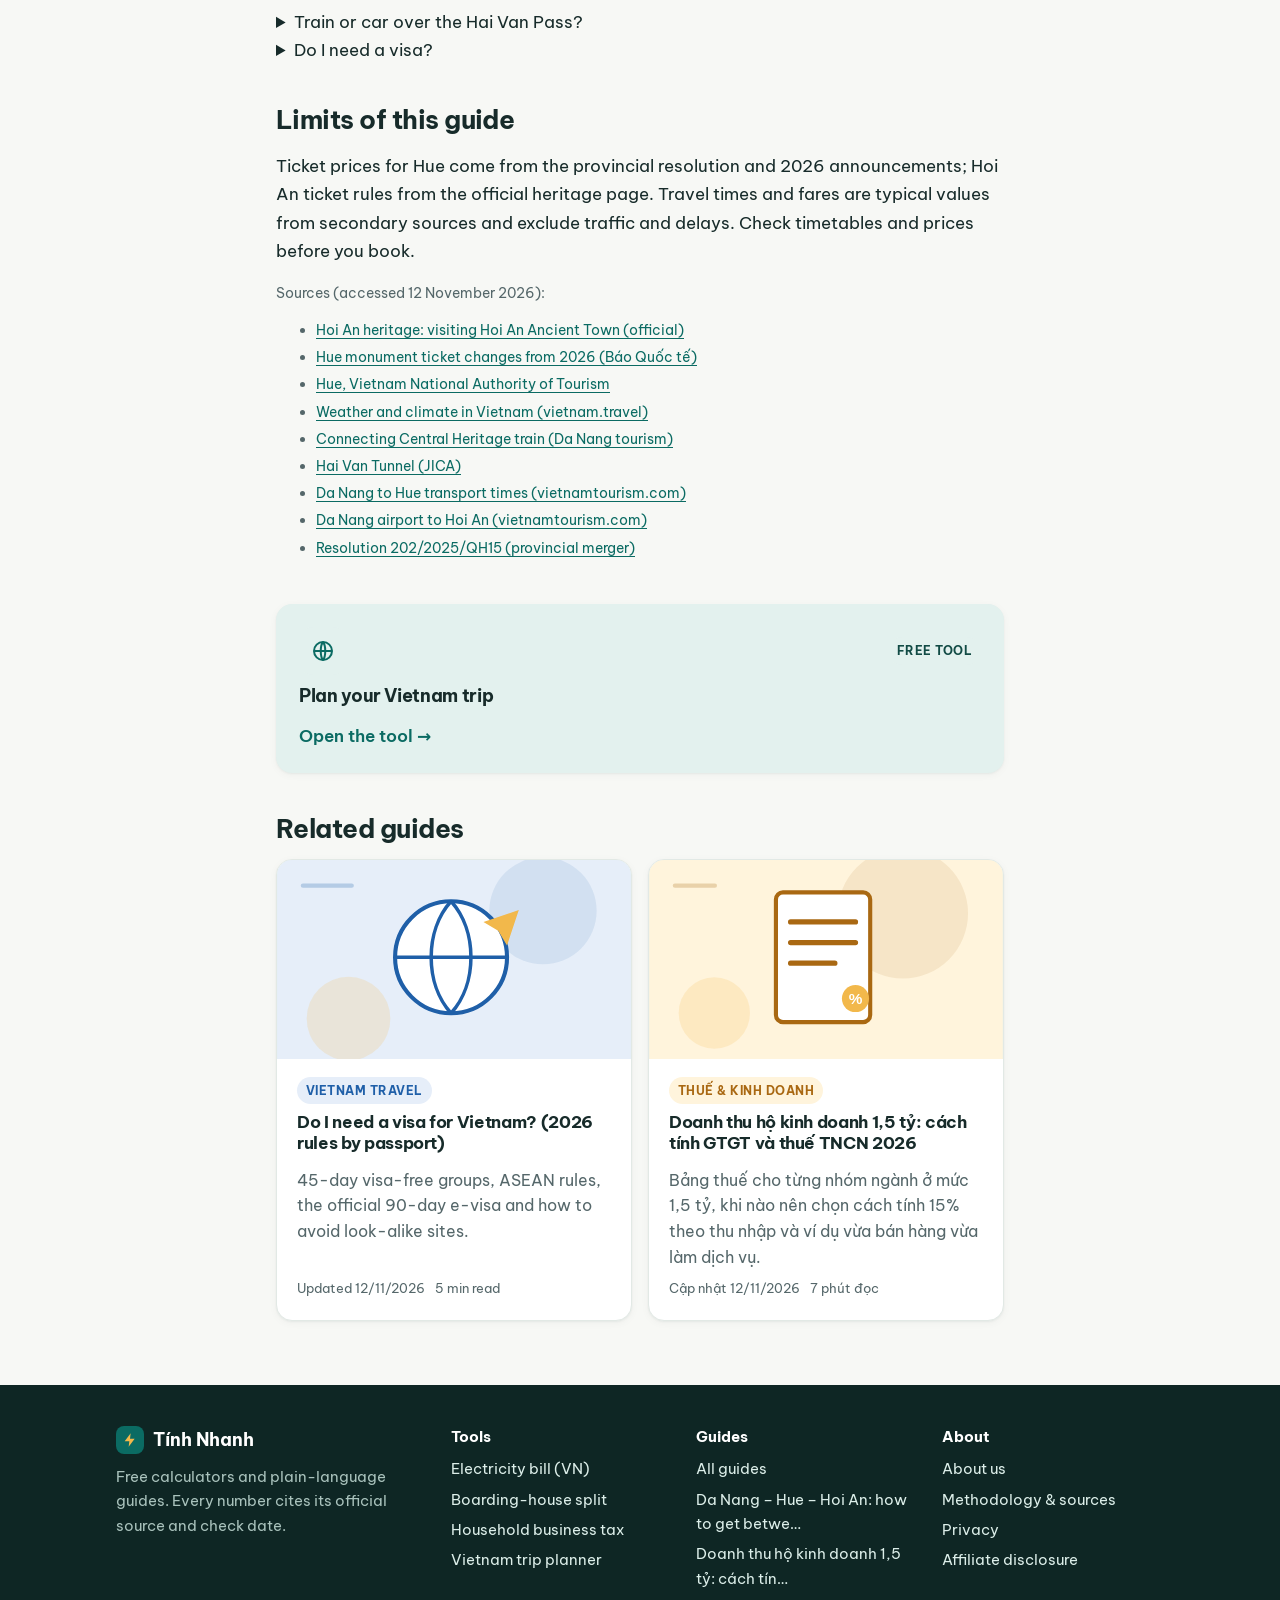
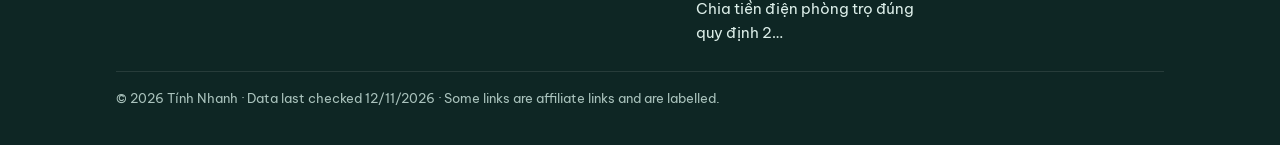
<file: travel/da-nang-hue-hoi-an-route.html>
<!doctype html>
<html lang="en">
<head>
<meta charset="utf-8">
<meta name="viewport" content="width=device-width, initial-scale=1">
<title>Da Nang to Hue and Hoi An (2026): train, car, bus, tickets and best order — Tính Nhanh</title>
<meta name="description" content="How to travel Da Nang – Hue – Hoi An in 2026: train times over the Hai Van Pass, car via the tunnel, airport to Hoi An, Hue Imperial City and Hoi An Ancient Town ticket prices, rainy season and a sample 5-day plan.">
<link rel="canonical" href="https://sanglinny.github.io/tinh-nhanh/travel/da-nang-hue-hoi-an-route.html">
<link rel="preconnect" href="https://fonts.googleapis.com">
<link rel="preconnect" href="https://fonts.gstatic.com" crossorigin>
<link rel="stylesheet" href="https://fonts.googleapis.com/css2?family=Be+Vietnam+Pro:wght@400;500;600;700&display=swap">
<meta name="theme-color" content="#0B6B63">
<link rel="icon" href="../assets/favicon.svg" type="image/svg+xml">
<link rel="stylesheet" href="../assets/style.css?v=fb4f2e9e">
</head>
<body>
<header class="site"><div class="wrap">
  <a class="brand" href="../index.html"><span class="mark" aria-hidden="true"><svg width="16" height="16" viewBox="0 0 24 24"><path d="M13 2 4 14h7l-1 8 9-12h-7z" fill="#F2B84B"/></svg></span>Tính <span class="hl">Nhanh</span></a>
  <nav class="top" aria-label="Main">
    <a href="../index.html">Tools</a>
    <a href="../tien-dien.html">Electricity (VN)</a>
    <a href="../thue-ho-kinh-doanh.html">Business tax (VN)</a>
    <a href="../huong-dan/index.html">Guides</a>
    <a href="../travel/index.html" aria-current="page">Vietnam travel</a>
    <a href="../gioi-thieu.html">About</a>
  </nav>
</div></header>

<main>
<article class="post">
  <h1>Da Nang – Hue – Hoi An: how to get between them in 2026</h1>
<!--@post-meta-->
<div class="post-meta"><span class="chip" style="background:#E6EEF9;color:#1F5FA8">Vietnam travel</span><span>Updated 12/11/2026</span><span>5 min read</span><span>Edited by Tính Nhanh</span></div>
<figure class="post-cover" style="margin:0 0 22px"><img src="../assets/covers/da-nang-hue-hoi-an-route.svg" alt="" width="1200" height="675"></figure>
<!--/@post-meta-->
  <p class="lede">Fly into Da Nang, go north to Hue by train along the Hai Van coast (about 2.5–4 hours) or by car through the Hai Van Tunnel (about 2–2.5 hours), then come back south to Hoi An, about 45–60 minutes by car from Da Nang airport. There is no train to Hoi An: rail travellers change to a car or bus in Da Nang.</p>

  <div class="summary-box">
    <p><strong>Quick summary</strong></p>
    <ul>
      <li><strong>Da Nang ↔ Hue:</strong> train 2h28–3h58 (about 11 trains a day), or car 2–2.5 h via the tunnel, longer if you drive over the Hai Van Pass.</li>
      <li><strong>Da Nang airport ↔ Hoi An:</strong> about 30 km, 45–60 min by car.</li>
      <li><strong>Tickets:</strong> Hue Imperial City 200,000 VND; Hoi An Ancient Town 80,000 or 120,000 VND depending on what it covers.</li>
      <li><strong>Weather:</strong> heavy rain and flood risk from September to November in Hue and Hoi An; February to April is the safest window.</li>
    </ul>
  </div>

  <p class="note">Since 1 July 2025, Quang Nam Province has been merged into Da Nang City, so Hoi An is now part of Da Nang (Resolution 202/2025/QH15). Hue became a centrally governed city on 1 January 2025. You may see old province names on older maps and booking sites.</p>

  <h2>Which order works best</h2>
  <p>Most international flights land in Da Nang (DAD). A common loop is <strong>Da Nang → Hue → Da Nang → Hoi An</strong>, or the reverse. Hue and Hoi An are on opposite sides of Da Nang, so it pays to do Hue as one trip north and Hoi An as one trip south instead of zig-zagging. Hue to Hoi An directly by car takes about 2.5–3.5 hours.</p>

  <h2>Da Nang ↔ Hue</h2>
  <div class="table-scroll"><table>
    <thead><tr><th>Option</th><th>Typical time</th><th>Notes</th></tr></thead>
    <tbody>
      <tr><td>Regular train</td><td>2h28 – 3h58</td><td>Rail distance 103 km. Runs along the coast around the Hai Van Pass, with sea views.</td></tr>
      <tr><td>Heritage tourist train</td><td>about 3 h</td><td>"Connecting Central Heritage" train launched in 2024, slow route over the pass and past Lang Co Bay. Check current times before booking.</td></tr>
      <tr><td>Car via Hai Van Tunnel</td><td>2 – 2.5 h</td><td>The 6.28 km tunnel (opened 2005) cuts the crossing to about 10 minutes.</td></tr>
      <tr><td>Car over Hai Van Pass</td><td>add roughly 30–60 min + stops</td><td>About 21 km of mountain road, summit about 496 m. Worth it on a clear day.</td></tr>
      <tr><td>Limousine van / bus</td><td>2h00 – 4h00</td><td>Cheapest option; time depends on pick-ups.</td></tr>
    </tbody>
  </table></div>
  <p class="muted"><small>Train times are from a timetable summary that cites Vietnam Railways, not from the railway's own site; the heritage-train times we found date from its 2024 launch. Always confirm on the ticket.</small></p>

  <div class="aff" data-aff="trains" hidden><strong data-aff-title></strong><p data-aff-text class="muted"></p><a data-aff-link></a>
    <p class="disclosure">Tính Nhanh may earn a commission if you buy through this link. Your price does not change.</p></div>
  <div class="aff" data-aff="bus-central" hidden style="margin-top:12px"><strong data-aff-title></strong><p data-aff-text class="muted"></p><a data-aff-link></a>
    <p class="disclosure">Tính Nhanh may earn a commission if you buy through this link. Your price does not change.</p></div>

  <h2>Da Nang airport ↔ Hoi An</h2>
  <ul>
    <li>Distance about 30 km; 45–60 minutes by car.</li>
    <li>Typical fares seen in 2026: airport taxi 300,000–400,000 VND, ride-hailing 250,000–350,000 VND (secondary source; prices vary with time and traffic).</li>
    <li>Public bus Route 1: about 30,000 VND, 60–90 minutes, every 20–30 minutes to Hoi An Bus Station.</li>
    <li>Shuttle vans run from the airport to Da Nang city and Hoi An roughly hourly, about 5:00–23:00.</li>
  </ul>

  <h2>Tickets you will need</h2>
  <h3>Hue monuments</h3>
  <div class="table-scroll"><table>
    <thead><tr><th>Ticket</th><th class="num">Adult</th><th class="num">Child 7–12</th></tr></thead>
    <tbody>
      <tr><td>Imperial City (Đại Nội)</td><td class="num">200,000 VND</td><td class="num">40,000 VND</td></tr>
      <tr><td>One royal tomb (Minh Mạng, Tự Đức or Khải Định)</td><td class="num">150,000 VND</td><td class="num">30,000 VND</td></tr>
      <tr><td>Imperial City + 2 tombs (valid 2 days)</td><td class="num">420,000 VND</td><td class="num">80,000 VND</td></tr>
      <tr><td>Imperial City + 3 tombs</td><td class="num">530,000 VND</td><td class="num">100,000 VND</td></tr>
      <tr><td>All-sites pass, new in 2026 (valid 5 days)</td><td class="num">600,000 VND</td><td class="num">120,000 VND</td></tr>
    </tbody>
  </table></div>
  <p>Children under 7 enter free, and prices are the same for Vietnamese and foreign visitors. Hue may run event discounts of up to 50%.</p>

  <h3>Hoi An Ancient Town</h3>
  <p>According to the official Hoi An heritage page (January 2026), you buy one ticket for your stay, valid up to 3 days:</p>
  <ul>
    <li><strong>80,000 VND</strong>: old-town area + one required site (Japanese Covered Bridge or Quan Công Temple) + 2 sites of your choice.</li>
    <li><strong>120,000 VND</strong>: old-town area + one required site + one museum + 3 sites of your choice.</li>
  </ul>
  <p>Some 2026 listings still describe these as "Vietnamese 80,000 / international 120,000"; the official page describes them by what they cover. Children under 16 are free according to the official page. The ticket also includes free performances, now held at Hoai River Square (01 Cao Hong Lanh St) since March 2026. Walking-street hours are about 9:00–21:30 in summer and 9:00–21:00 in winter.</p>

  <div class="aff" data-aff="tours" hidden style="margin-top:12px"><strong data-aff-title></strong><p data-aff-text class="muted"></p><a data-aff-link></a>
    <p class="disclosure">Tính Nhanh may earn a commission if you book through this link. Your price does not change.</p></div>

  <h2>When to go</h2>
  <ul>
    <li><strong>Hue:</strong> wet season September–December, with heavy rain and typhoon risk September–November. Best February–April.</li>
    <li><strong>Hoi An:</strong> rainy September–January, with heavy rain and small floods September–November. Best February–August.</li>
    <li><strong>Da Nang:</strong> rainy season November–February; March–May is good.</li>
  </ul>
  <p>If you travel in October or November, keep one flexible day: floods can close the old town riverside and slow the road over the pass.</p>

  <h2>Sample 5-day plan</h2>
  <ol>
    <li><strong>Day 1:</strong> land in Da Nang, beach afternoon.</li>
    <li><strong>Day 2:</strong> morning train to Hue along the Hai Van coast; Imperial City in the afternoon.</li>
    <li><strong>Day 3:</strong> royal tombs (combo ticket), evening car back to Da Nang or straight to Hoi An (2.5–3.5 h).</li>
    <li><strong>Day 4:</strong> Hoi An Ancient Town, lanterns in the evening.</li>
    <li><strong>Day 5:</strong> countryside or beach near Hoi An; 45–60 min to the airport.</li>
  </ol>
  <p>Want a plan for your own dates and passport? Use the <a href="index.html">Vietnam trip planner</a>, which also checks your visa rule.</p>

  <div class="aff" data-aff="esim" hidden style="margin-top:12px"><strong data-aff-title></strong><p data-aff-text class="muted"></p><a data-aff-link></a>
    <p class="disclosure">Tính Nhanh may earn a commission if you buy through this link. Your price does not change.</p></div>

  <h2>FAQ</h2>
  <details><summary>Is there a train to Hoi An?</summary><p>No railway serves Hoi An; take the train to Da Nang and continue by car, van or bus.</p></details>
  <details><summary>Train or car over the Hai Van Pass?</summary><p>The train gives coastal views without driving; a car lets you stop at the summit. The tunnel is fastest but skips the views.</p></details>
  <details><summary>Do I need a visa?</summary><p>It depends on your passport. See <a href="do-i-need-a-visa-for-vietnam.html">Do I need a visa for Vietnam?</a></p></details>

  <h2>Limits of this guide</h2>
  <p>Ticket prices for Hue come from the provincial resolution and 2026 announcements; Hoi An ticket rules from the official heritage page. Travel times and fares are typical values from secondary sources and exclude traffic and delays. Check timetables and prices before you book.</p>

  <div class="sources">
    <p>Sources (accessed 12 November 2026):</p>
    <ul>
      <li><a href="https://hoianheritage.danang.gov.vn/en/news/news-events/announcement-of-the-visiting-in-hoi-an-ancient-town-125.html" rel="nofollow noopener" target="_blank">Hoi An heritage: visiting Hoi An Ancient Town (official)</a></li>
      <li><a href="https://baoquocte.vn/hue-mo-rong-doi-tuong-mien-giam-phi-tham-quan-di-tich-lich-su-van-hoa-tu-nam-2026-340581.html" rel="nofollow noopener" target="_blank">Hue monument ticket changes from 2026 (Báo Quốc tế)</a></li>
      <li><a href="https://vietnam.travel/places-to-go/central-vietnam/hue" rel="nofollow noopener" target="_blank">Hue, Vietnam National Authority of Tourism</a></li>
      <li><a href="https://vietnam.travel/things-to-do/weather-and-climate-vietnam/" rel="nofollow noopener" target="_blank">Weather and climate in Vietnam (vietnam.travel)</a></li>
      <li><a href="https://danangfantasticity.com/en/the-connecting-central-heritage-train-is-now-available-for-passengers" rel="nofollow noopener" target="_blank">Connecting Central Heritage train (Da Nang tourism)</a></li>
      <li><a href="https://www.jica.go.jp/english/overseas/vietnam/activities/activity17.html" rel="nofollow noopener" target="_blank">Hai Van Tunnel (JICA)</a></li>
      <li><a href="https://www.vietnamtourism.com/en/transport/da-nang-hue" rel="nofollow noopener" target="_blank">Da Nang to Hue transport times (vietnamtourism.com)</a></li>
      <li><a href="https://www.vietnamtourism.com/en/getting-to-hoi-an-from-da-nang-airport-and-beyond" rel="nofollow noopener" target="_blank">Da Nang airport to Hoi An (vietnamtourism.com)</a></li>
      <li><a href="https://english.luatvietnam.vn/co-cau-to-chuc/resolution-202-2025-qh15-reorganization-of-provincial-level-administrative-divisions-402728-d1.html" rel="nofollow noopener" target="_blank">Resolution 202/2025/QH15 (provincial merger)</a></li>
    </ul>
  </div>
<!--@related-->
<section class="related">
  <a class="card tool-card" href="../travel/index.html" style="background:var(--primary-soft);border-color:transparent">
    <span class="top"><span class="icon"><svg width="24" height="24" viewBox="0 0 24 24" fill="none" stroke="currentColor" stroke-width="2"><circle cx="12" cy="12" r="9"/><path d="M3 12h18M12 3c3 3.5 3 14.5 0 18M12 3c-3 3.5-3 14.5 0 18"/></svg></span><span class="chip">Free tool</span></span>
    <h3>Plan your Vietnam trip</h3><span class="cta">Open the tool →</span>
  </a>
  <h2>Related guides</h2>
  <div class="grid"><a class="card guide-card" href="../travel/do-i-need-a-visa-for-vietnam.html" data-cat="dulich">
  <img class="cover" src="../assets/covers/do-i-need-a-visa-for-vietnam.svg" alt="" loading="lazy" width="1200" height="675">
  <span class="body">
    <span class="chip" style="background:#E6EEF9;color:#1F5FA8">Vietnam travel</span>
    <h3>Do I need a visa for Vietnam? (2026 rules by passport)</h3>
    <p>45-day visa-free groups, ASEAN rules, the official 90-day e-visa and how to avoid look-alike sites.</p>
    <span class="meta"><span>Updated 12/11/2026</span><span>5 min read</span></span>
  </span>
</a>
<a class="card guide-card" href="../huong-dan/thue-ho-kinh-doanh-doanh-thu-1-5-ty.html" data-cat="thue">
  <img class="cover" src="../assets/covers/thue-ho-kinh-doanh-doanh-thu-1-5-ty.svg" alt="" loading="lazy" width="1200" height="675">
  <span class="body">
    <span class="chip" style="background:#FFF4DC;color:#A96812">Thuế &amp; kinh doanh</span>
    <h3>Doanh thu hộ kinh doanh 1,5 tỷ: cách tính GTGT và thuế TNCN 2026</h3>
    <p>Bảng thuế cho từng nhóm ngành ở mức 1,5 tỷ, khi nào nên chọn cách tính 15% theo thu nhập và ví dụ vừa bán hàng vừa làm dịch vụ.</p>
    <span class="meta"><span>Cập nhật 12/11/2026</span><span>7 phút đọc</span></span>
  </span>
</a></div>
</section>
<!--/@related-->
</article>
</main>

<footer class="site"><div class="wrap">
  <div class="foot-grid">
    <div>
      <a class="brand" href="../index.html" style="color:#fff"><span class="mark" aria-hidden="true"><svg width="16" height="16" viewBox="0 0 24 24"><path d="M13 2 4 14h7l-1 8 9-12h-7z" fill="#F2B84B"/></svg></span>Tính Nhanh</a>
      <p style="margin:10px 0 0;max-width:36ch">Free calculators and plain-language guides. Every number cites its official source and check date.</p>
    </div>
    <div><b>Tools</b><ul>
      <li><a href="../tien-dien.html">Electricity bill (VN)</a></li>
      <li><a href="../tien-dien.html#phong-tro">Boarding-house split</a></li>
      <li><a href="../thue-ho-kinh-doanh.html">Household business tax</a></li>
      <li><a href="../travel/index.html">Vietnam trip planner</a></li>
    </ul></div>
    <div><b>Guides</b><ul>
      <li><a href="../huong-dan/index.html">All guides</a></li>
      <li><a href="../travel/da-nang-hue-hoi-an-route.html">Da Nang – Hue – Hoi An: how to get betwe…</a></li>
      <li><a href="../huong-dan/thue-ho-kinh-doanh-doanh-thu-1-5-ty.html">Doanh thu hộ kinh doanh 1,5 tỷ: cách tín…</a></li>
      <li><a href="../huong-dan/chia-tien-dien-phong-tro.html">Chia tiền điện phòng trọ đúng quy định 2…</a></li>
    </ul></div>
    <div><b>About</b><ul>
      <li><a href="../gioi-thieu.html">About us</a></li>
      <li><a href="../gioi-thieu.html#phuong-phap">Methodology & sources</a></li>
      <li><a href="../gioi-thieu.html#du-lieu">Privacy</a></li>
      <li><a href="../gioi-thieu.html#tiep-thi">Affiliate disclosure</a></li>
    </ul></div>
  </div>
  <div class="foot-bottom">© 2026 Tính Nhanh · Data last checked 12/11/2026 · Some links are affiliate links and are labelled.</div>
</div></footer>
<script type="module" src="../assets/ui.js"></script>
<script type="module">
import { fillAffiliates } from "../assets/common.js";
fillAffiliates("../");
</script>
</body>
</html>
</file>
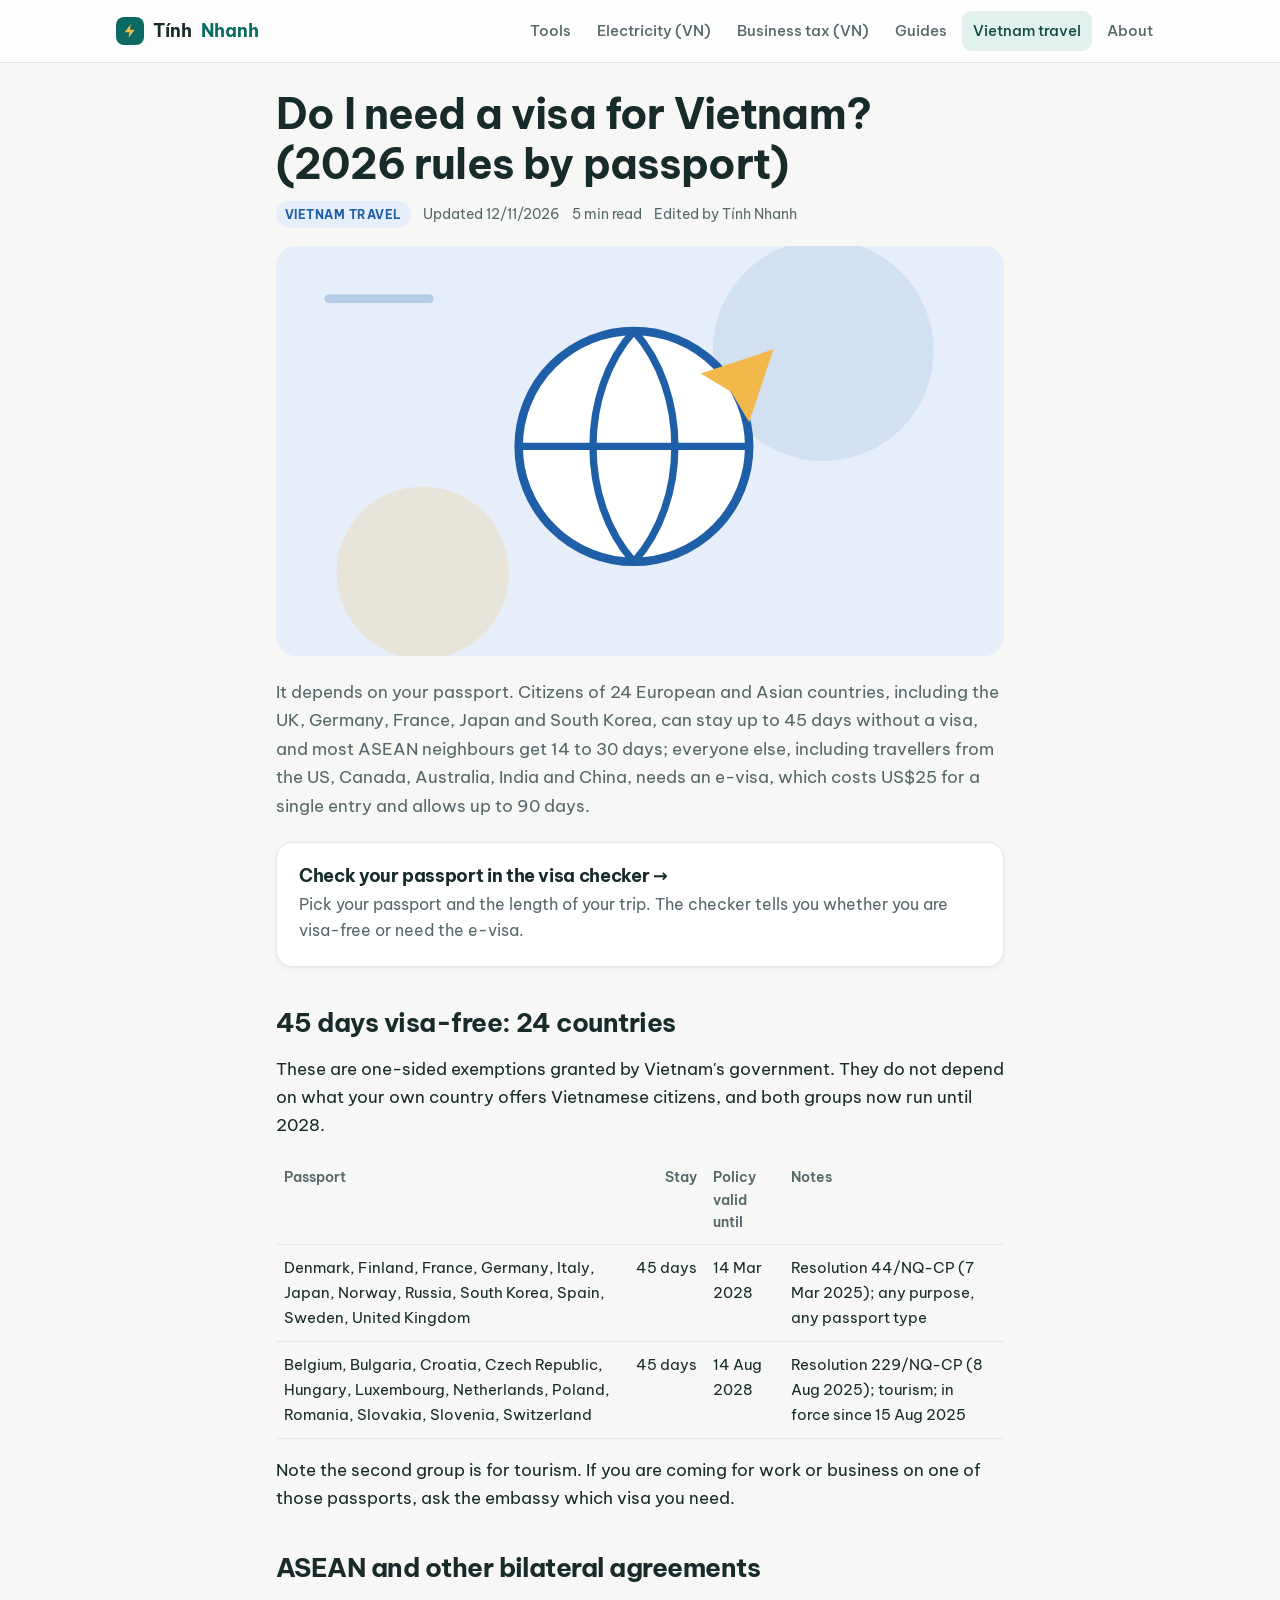
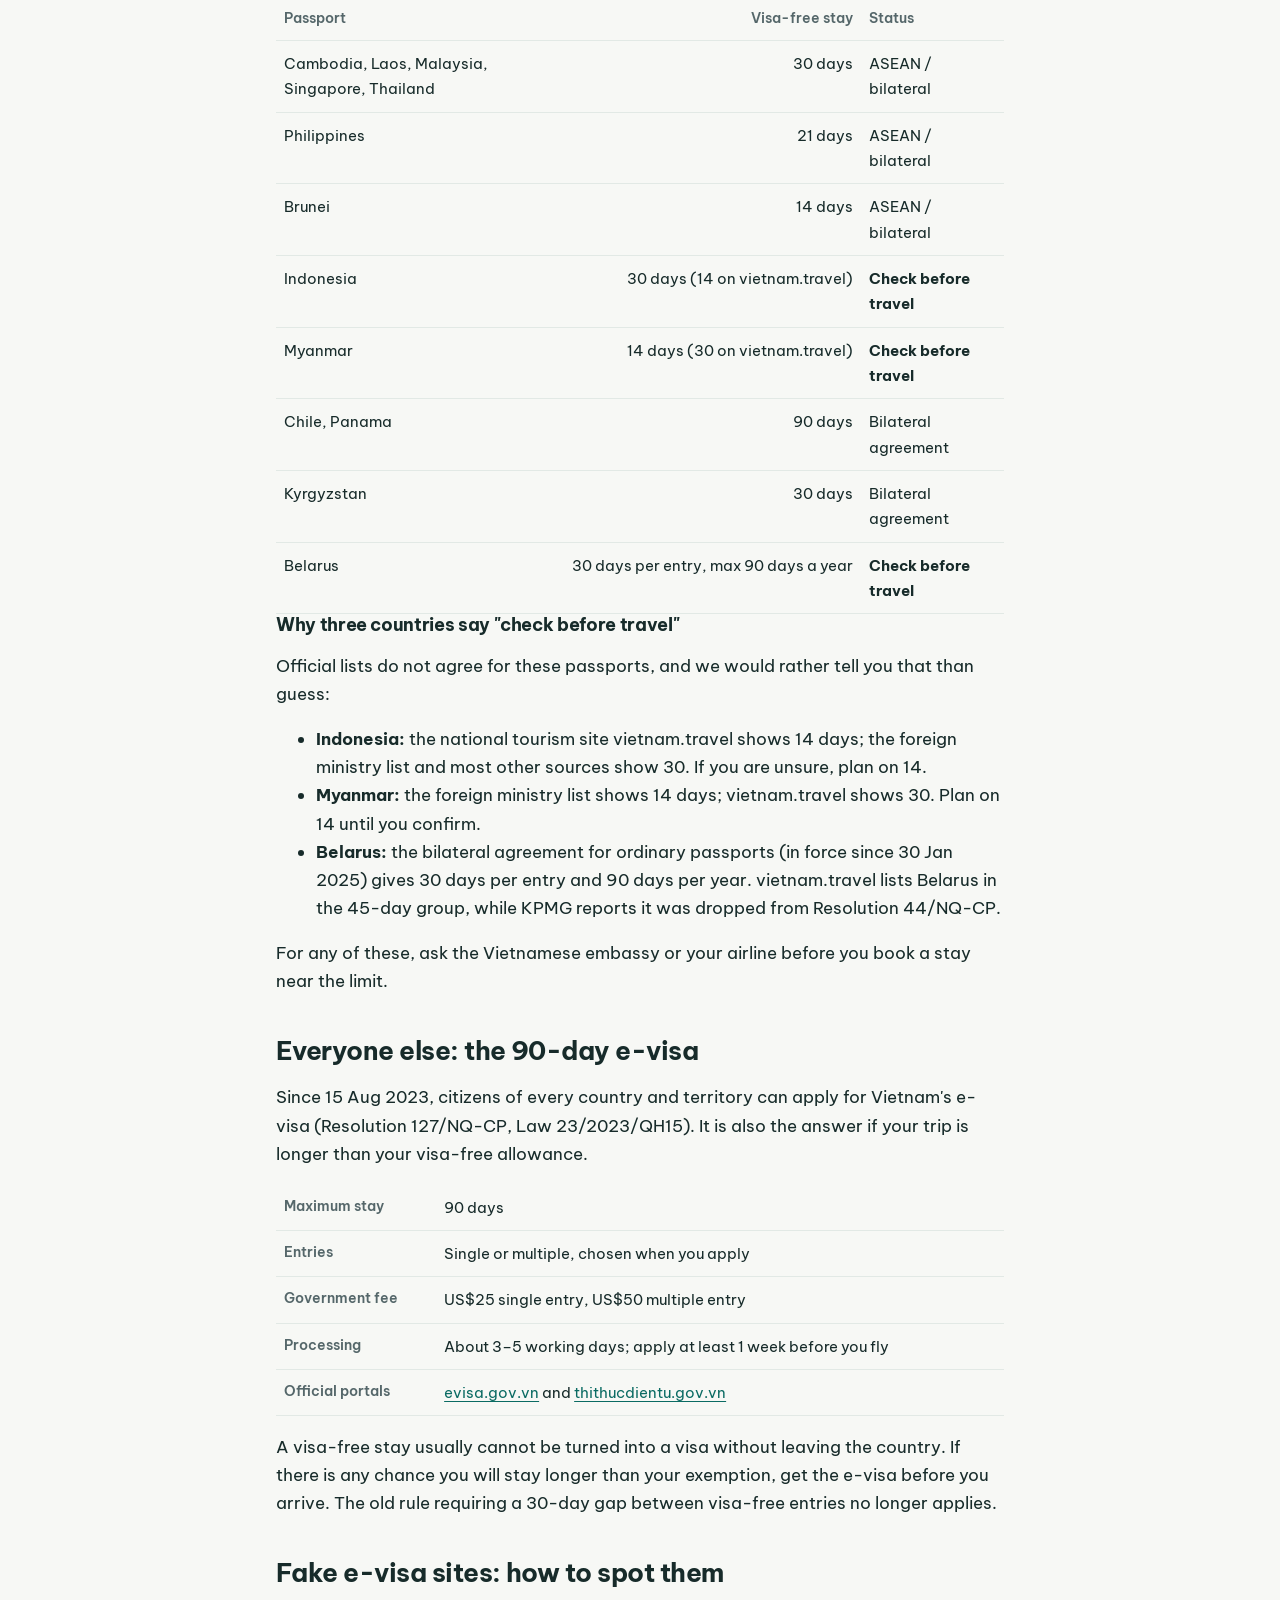
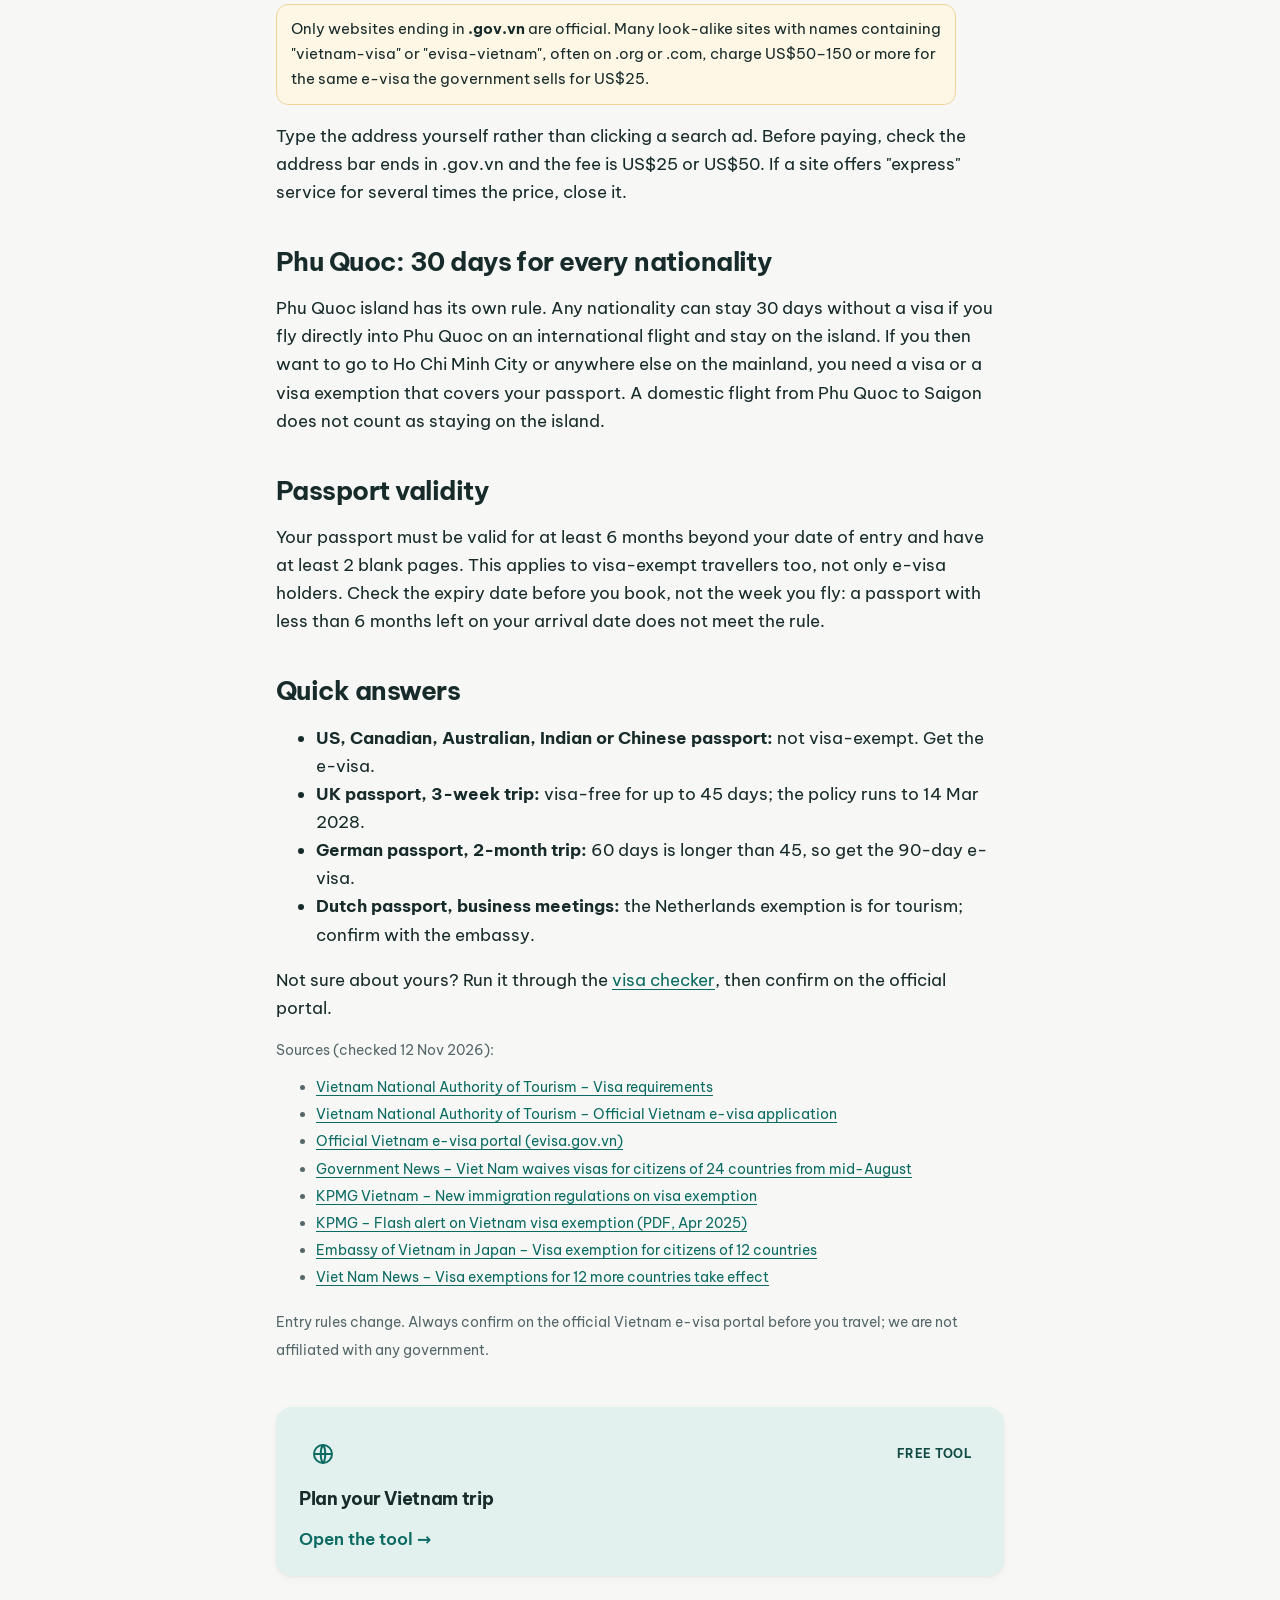
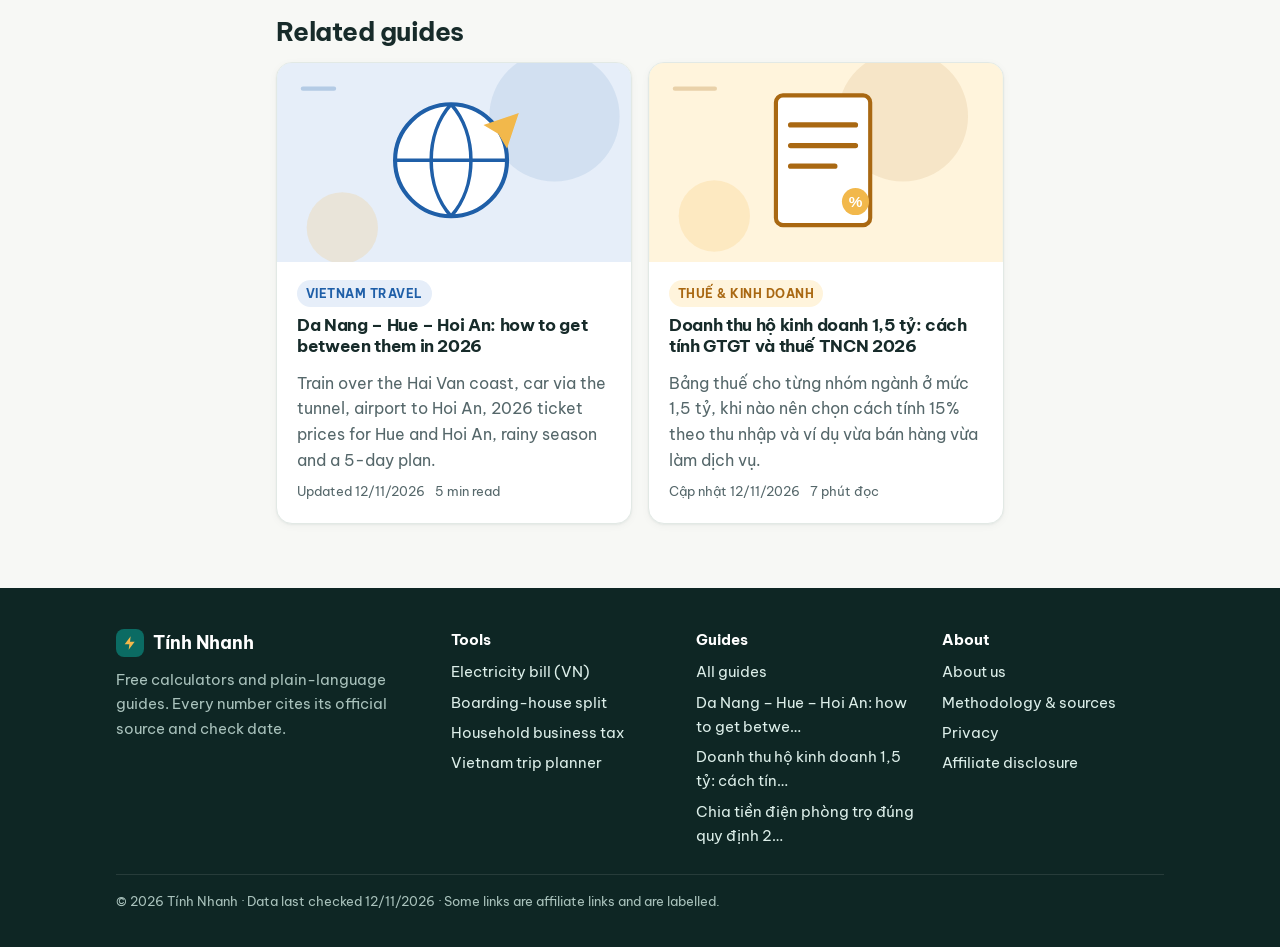
<file: travel/do-i-need-a-visa-for-vietnam.html>
<!doctype html>
<html lang="en">
<head>
<meta charset="utf-8">
<meta name="viewport" content="width=device-width, initial-scale=1">
<title>Do I need a visa for Vietnam? (2026 rules by passport)</title>
<meta name="description" content="Visa-free days for Vietnam by passport in 2026, with expiry dates of the 45-day policy, ASEAN rules, the official 90-day e-visa (US$25/US$50), Phu Quoc's 30-day rule and how to avoid fake e-visa sites.">
<link rel="canonical" href="https://sanglinny.github.io/tinh-nhanh/travel/do-i-need-a-visa-for-vietnam.html">
<link rel="preconnect" href="https://fonts.googleapis.com">
<link rel="preconnect" href="https://fonts.gstatic.com" crossorigin>
<link rel="stylesheet" href="https://fonts.googleapis.com/css2?family=Be+Vietnam+Pro:wght@400;500;600;700&display=swap">
<meta name="theme-color" content="#0f766e">
<link rel="icon" href="../assets/favicon.svg" type="image/svg+xml">
<link rel="stylesheet" href="../assets/style.css?v=fb4f2e9e">
</head>
<body>
<header class="site"><div class="wrap">
  <a class="brand" href="../index.html"><span class="mark" aria-hidden="true"><svg width="16" height="16" viewBox="0 0 24 24"><path d="M13 2 4 14h7l-1 8 9-12h-7z" fill="#F2B84B"/></svg></span>Tính <span class="hl">Nhanh</span></a>
  <nav class="top" aria-label="Main">
    <a href="../index.html">Tools</a>
    <a href="../tien-dien.html">Electricity (VN)</a>
    <a href="../thue-ho-kinh-doanh.html">Business tax (VN)</a>
    <a href="../huong-dan/index.html">Guides</a>
    <a href="../travel/index.html" aria-current="page">Vietnam travel</a>
    <a href="../gioi-thieu.html">About</a>
  </nav>
</div></header>

<main>
<article class="post">
  <h1>Do I need a visa for Vietnam? (2026 rules by passport)</h1>
<!--@post-meta-->
<div class="post-meta"><span class="chip" style="background:#E6EEF9;color:#1F5FA8">Vietnam travel</span><span>Updated 12/11/2026</span><span>5 min read</span><span>Edited by Tính Nhanh</span></div>
<figure class="post-cover" style="margin:0 0 22px"><img src="../assets/covers/do-i-need-a-visa-for-vietnam.svg" alt="" width="1200" height="675"></figure>
<!--/@post-meta-->
  <p class="lede">It depends on your passport. Citizens of 24 European and Asian countries, including the UK, Germany, France, Japan and South Korea, can stay up to 45 days without a visa, and most ASEAN neighbours get 14 to 30 days; everyone else, including travellers from the US, Canada, Australia, India and China, needs an e-visa, which costs US$25 for a single entry and allows up to 90 days.</p>

  <a class="card tilt" href="index.html" style="margin:18px 0">
    <h3>Check your passport in the visa checker →</h3>
    <p>Pick your passport and the length of your trip. The checker tells you whether you are visa-free or need the e-visa.</p>
  </a>

  <h2>45 days visa-free: 24 countries</h2>
  <p>These are one-sided exemptions granted by Vietnam's government. They do not depend on what your own country offers Vietnamese citizens, and both groups now run until 2028.</p>
  <div class="table-scroll"><table>
    <thead><tr><th>Passport</th><th class="num">Stay</th><th>Policy valid until</th><th>Notes</th></tr></thead>
    <tbody>
      <tr><td>Denmark, Finland, France, Germany, Italy, Japan, Norway, Russia, South Korea, Spain, Sweden, United Kingdom</td><td class="num">45 days</td><td>14 Mar 2028</td><td>Resolution 44/NQ-CP (7 Mar 2025); any purpose, any passport type</td></tr>
      <tr><td>Belgium, Bulgaria, Croatia, Czech Republic, Hungary, Luxembourg, Netherlands, Poland, Romania, Slovakia, Slovenia, Switzerland</td><td class="num">45 days</td><td>14 Aug 2028</td><td>Resolution 229/NQ-CP (8 Aug 2025); tourism; in force since 15 Aug 2025</td></tr>
    </tbody>
  </table></div>
  <p>Note the second group is for tourism. If you are coming for work or business on one of those passports, ask the embassy which visa you need.</p>

  <h2>ASEAN and other bilateral agreements</h2>
  <div class="table-scroll"><table>
    <thead><tr><th>Passport</th><th class="num">Visa-free stay</th><th>Status</th></tr></thead>
    <tbody>
      <tr><td>Cambodia, Laos, Malaysia, Singapore, Thailand</td><td class="num">30 days</td><td>ASEAN / bilateral</td></tr>
      <tr><td>Philippines</td><td class="num">21 days</td><td>ASEAN / bilateral</td></tr>
      <tr><td>Brunei</td><td class="num">14 days</td><td>ASEAN / bilateral</td></tr>
      <tr><td>Indonesia</td><td class="num">30 days (14 on vietnam.travel)</td><td><strong>Check before travel</strong></td></tr>
      <tr><td>Myanmar</td><td class="num">14 days (30 on vietnam.travel)</td><td><strong>Check before travel</strong></td></tr>
      <tr><td>Chile, Panama</td><td class="num">90 days</td><td>Bilateral agreement</td></tr>
      <tr><td>Kyrgyzstan</td><td class="num">30 days</td><td>Bilateral agreement</td></tr>
      <tr><td>Belarus</td><td class="num">30 days per entry, max 90 days a year</td><td><strong>Check before travel</strong></td></tr>
    </tbody>
  </table></div>

  <h3>Why three countries say "check before travel"</h3>
  <p>Official lists do not agree for these passports, and we would rather tell you that than guess:</p>
  <ul>
    <li><strong>Indonesia:</strong> the national tourism site vietnam.travel shows 14 days; the foreign ministry list and most other sources show 30. If you are unsure, plan on 14.</li>
    <li><strong>Myanmar:</strong> the foreign ministry list shows 14 days; vietnam.travel shows 30. Plan on 14 until you confirm.</li>
    <li><strong>Belarus:</strong> the bilateral agreement for ordinary passports (in force since 30 Jan 2025) gives 30 days per entry and 90 days per year. vietnam.travel lists Belarus in the 45-day group, while KPMG reports it was dropped from Resolution 44/NQ-CP.</li>
  </ul>
  <p>For any of these, ask the Vietnamese embassy or your airline before you book a stay near the limit.</p>

  <h2>Everyone else: the 90-day e-visa</h2>
  <p>Since 15 Aug 2023, citizens of every country and territory can apply for Vietnam's e-visa (Resolution 127/NQ-CP, Law 23/2023/QH15). It is also the answer if your trip is longer than your visa-free allowance.</p>
  <div class="table-scroll"><table>
    <tbody>
      <tr><th>Maximum stay</th><td>90 days</td></tr>
      <tr><th>Entries</th><td>Single or multiple, chosen when you apply</td></tr>
      <tr><th>Government fee</th><td>US$25 single entry, US$50 multiple entry</td></tr>
      <tr><th>Processing</th><td>About 3–5 working days; apply at least 1 week before you fly</td></tr>
      <tr><th>Official portals</th><td><a href="https://evisa.gov.vn" rel="noopener" target="_blank">evisa.gov.vn</a> and <a href="https://thithucdientu.gov.vn" rel="noopener" target="_blank">thithucdientu.gov.vn</a></td></tr>
    </tbody>
  </table></div>
  <p>A visa-free stay usually cannot be turned into a visa without leaving the country. If there is any chance you will stay longer than your exemption, get the e-visa before you arrive. The old rule requiring a 30-day gap between visa-free entries no longer applies.</p>

  <h2>Fake e-visa sites: how to spot them</h2>
  <p class="note">Only websites ending in <strong>.gov.vn</strong> are official. Many look-alike sites with names containing "vietnam-visa" or "evisa-vietnam", often on .org or .com, charge US$50–150 or more for the same e-visa the government sells for US$25.</p>
  <p>Type the address yourself rather than clicking a search ad. Before paying, check the address bar ends in .gov.vn and the fee is US$25 or US$50. If a site offers "express" service for several times the price, close it.</p>

  <h2>Phu Quoc: 30 days for every nationality</h2>
  <p>Phu Quoc island has its own rule. Any nationality can stay 30 days without a visa if you fly directly into Phu Quoc on an international flight and stay on the island. If you then want to go to Ho Chi Minh City or anywhere else on the mainland, you need a visa or a visa exemption that covers your passport. A domestic flight from Phu Quoc to Saigon does not count as staying on the island.</p>

  <h2>Passport validity</h2>
  <p>Your passport must be valid for at least 6 months beyond your date of entry and have at least 2 blank pages. This applies to visa-exempt travellers too, not only e-visa holders. Check the expiry date before you book, not the week you fly: a passport with less than 6 months left on your arrival date does not meet the rule.</p>

  <h2>Quick answers</h2>
  <ul>
    <li><strong>US, Canadian, Australian, Indian or Chinese passport:</strong> not visa-exempt. Get the e-visa.</li>
    <li><strong>UK passport, 3-week trip:</strong> visa-free for up to 45 days; the policy runs to 14 Mar 2028.</li>
    <li><strong>German passport, 2-month trip:</strong> 60 days is longer than 45, so get the 90-day e-visa.</li>
    <li><strong>Dutch passport, business meetings:</strong> the Netherlands exemption is for tourism; confirm with the embassy.</li>
  </ul>
  <p>Not sure about yours? Run it through the <a href="index.html">visa checker</a>, then confirm on the official portal.</p>

  <div class="sources">
    <p>Sources (checked 12 Nov 2026):</p>
    <ul>
      <li><a href="https://www.vietnam.travel/plan-your-trip/visa-requirements" rel="nofollow noopener" target="_blank">Vietnam National Authority of Tourism – Visa requirements</a></li>
      <li><a href="https://www.vietnam.travel/plan-your-trip/official-vietnam-evisa-application" rel="nofollow noopener" target="_blank">Vietnam National Authority of Tourism – Official Vietnam e-visa application</a></li>
      <li><a href="https://evisa.gov.vn" rel="nofollow noopener" target="_blank">Official Vietnam e-visa portal (evisa.gov.vn)</a></li>
      <li><a href="https://en.baochinhphu.vn/print/viet-nam-waives-visas-for-citizens-of-24-countries-from-mid-august-111250815144715035.htm" rel="nofollow noopener" target="_blank">Government News – Viet Nam waives visas for citizens of 24 countries from mid-August</a></li>
      <li><a href="https://kpmg.com/vn/en/home/insights/2025/08/new-immigration-regulations-visa-exemption.html" rel="nofollow noopener" target="_blank">KPMG Vietnam – New immigration regulations on visa exemption</a></li>
      <li><a href="https://assets.kpmg.com/content/dam/kpmgsites/xx/pdf/2025/04/fa25-081.pdf.coredownload.pdf" rel="nofollow noopener" target="_blank">KPMG – Flash alert on Vietnam visa exemption (PDF, Apr 2025)</a></li>
      <li><a href="https://vnembassy-jp.org/en/vietnam-exempts-visas-under-tourism-development-stimulus-program-citizens-12-countries-belgium" rel="nofollow noopener" target="_blank">Embassy of Vietnam in Japan – Visa exemption for citizens of 12 countries</a></li>
      <li><a href="https://vietnamnews.vn/society/1723333/visa-exemptions-for-12-more-countries-take-effect-tomorrow.html" rel="nofollow noopener" target="_blank">Viet Nam News – Visa exemptions for 12 more countries take effect</a></li>
    </ul>
  </div>
  <p class="muted"><small>Entry rules change. Always confirm on the official Vietnam e-visa portal before you travel; we are not affiliated with any government.</small></p>
<!--@related-->
<section class="related">
  <a class="card tool-card" href="../travel/index.html" style="background:var(--primary-soft);border-color:transparent">
    <span class="top"><span class="icon"><svg width="24" height="24" viewBox="0 0 24 24" fill="none" stroke="currentColor" stroke-width="2"><circle cx="12" cy="12" r="9"/><path d="M3 12h18M12 3c3 3.5 3 14.5 0 18M12 3c-3 3.5-3 14.5 0 18"/></svg></span><span class="chip">Free tool</span></span>
    <h3>Plan your Vietnam trip</h3><span class="cta">Open the tool →</span>
  </a>
  <h2>Related guides</h2>
  <div class="grid"><a class="card guide-card" href="../travel/da-nang-hue-hoi-an-route.html" data-cat="dulich">
  <img class="cover" src="../assets/covers/da-nang-hue-hoi-an-route.svg" alt="" loading="lazy" width="1200" height="675">
  <span class="body">
    <span class="chip" style="background:#E6EEF9;color:#1F5FA8">Vietnam travel</span>
    <h3>Da Nang – Hue – Hoi An: how to get between them in 2026</h3>
    <p>Train over the Hai Van coast, car via the tunnel, airport to Hoi An, 2026 ticket prices for Hue and Hoi An, rainy season and a 5-day plan.</p>
    <span class="meta"><span>Updated 12/11/2026</span><span>5 min read</span></span>
  </span>
</a>
<a class="card guide-card" href="../huong-dan/thue-ho-kinh-doanh-doanh-thu-1-5-ty.html" data-cat="thue">
  <img class="cover" src="../assets/covers/thue-ho-kinh-doanh-doanh-thu-1-5-ty.svg" alt="" loading="lazy" width="1200" height="675">
  <span class="body">
    <span class="chip" style="background:#FFF4DC;color:#A96812">Thuế &amp; kinh doanh</span>
    <h3>Doanh thu hộ kinh doanh 1,5 tỷ: cách tính GTGT và thuế TNCN 2026</h3>
    <p>Bảng thuế cho từng nhóm ngành ở mức 1,5 tỷ, khi nào nên chọn cách tính 15% theo thu nhập và ví dụ vừa bán hàng vừa làm dịch vụ.</p>
    <span class="meta"><span>Cập nhật 12/11/2026</span><span>7 phút đọc</span></span>
  </span>
</a></div>
</section>
<!--/@related-->
</article>
</main>

<footer class="site"><div class="wrap">
  <div class="foot-grid">
    <div>
      <a class="brand" href="../index.html" style="color:#fff"><span class="mark" aria-hidden="true"><svg width="16" height="16" viewBox="0 0 24 24"><path d="M13 2 4 14h7l-1 8 9-12h-7z" fill="#F2B84B"/></svg></span>Tính Nhanh</a>
      <p style="margin:10px 0 0;max-width:36ch">Free calculators and plain-language guides. Every number cites its official source and check date.</p>
    </div>
    <div><b>Tools</b><ul>
      <li><a href="../tien-dien.html">Electricity bill (VN)</a></li>
      <li><a href="../tien-dien.html#phong-tro">Boarding-house split</a></li>
      <li><a href="../thue-ho-kinh-doanh.html">Household business tax</a></li>
      <li><a href="../travel/index.html">Vietnam trip planner</a></li>
    </ul></div>
    <div><b>Guides</b><ul>
      <li><a href="../huong-dan/index.html">All guides</a></li>
      <li><a href="../travel/da-nang-hue-hoi-an-route.html">Da Nang – Hue – Hoi An: how to get betwe…</a></li>
      <li><a href="../huong-dan/thue-ho-kinh-doanh-doanh-thu-1-5-ty.html">Doanh thu hộ kinh doanh 1,5 tỷ: cách tín…</a></li>
      <li><a href="../huong-dan/chia-tien-dien-phong-tro.html">Chia tiền điện phòng trọ đúng quy định 2…</a></li>
    </ul></div>
    <div><b>About</b><ul>
      <li><a href="../gioi-thieu.html">About us</a></li>
      <li><a href="../gioi-thieu.html#phuong-phap">Methodology & sources</a></li>
      <li><a href="../gioi-thieu.html#du-lieu">Privacy</a></li>
      <li><a href="../gioi-thieu.html#tiep-thi">Affiliate disclosure</a></li>
    </ul></div>
  </div>
  <div class="foot-bottom">© 2026 Tính Nhanh · Data last checked 12/11/2026 · Some links are affiliate links and are labelled.</div>
</div></footer>
<script type="module" src="../assets/ui.js"></script>
</body>
</html>
</file>
<file: assets/style.css>
/* Tính Nhanh design system — palette and rules from docs/business-strategy/2026-11-12-design-system-and-content-calendar.md */
:root {
  --primary: #0B6B63;
  --primary-dark: #124B45;
  --primary-soft: #E3F1EE;
  --accent: #F2B84B;
  --accent-soft: #FFF4DC;
  --bg: #F7F8F5;
  --surface: #FFFFFF;
  --text: #172B2A;
  --muted: #55676A;
  --line: #E2E9E5;
  --success: #16845B;
  --warning: #A96812;
  --warn-bg: #FFF7E6;
  --warn-line: #F0D49A;
  --radius: 16px;
  --radius-sm: 10px;
  --shadow-1: 0 1px 2px rgba(23,43,42,.05), 0 2px 8px rgba(23,43,42,.04);
  --shadow-2: 0 2px 4px rgba(23,43,42,.05), 0 12px 32px -12px rgba(23,43,42,.18);
  --ink: #0E2624;              /* dark band background */
  color-scheme: light;
}
@media (prefers-color-scheme: dark) {
  :root:not([data-theme="light"]) {
    --primary: #3CC2B2; --primary-dark: #2A9C8F; --primary-soft: #16302D;
    --accent: #F2B84B; --accent-soft: #2E2615;
    --bg: #0F1716; --surface: #162120; --text: #E8EFEC; --muted: #9DB0AC; --line: #26332F;
    --warn-bg: #2A2416; --warn-line: #6B5420; --ink: #091312;
    --shadow-1: none; --shadow-2: 0 12px 32px -12px rgba(0,0,0,.6);
    color-scheme: dark;
  }
}
:root[data-theme="dark"] {
  --primary: #3CC2B2; --primary-dark: #2A9C8F; --primary-soft: #16302D;
  --accent: #F2B84B; --accent-soft: #2E2615;
  --bg: #0F1716; --surface: #162120; --text: #E8EFEC; --muted: #9DB0AC; --line: #26332F;
  --warn-bg: #2A2416; --warn-line: #6B5420; --ink: #091312;
  --shadow-1: none; --shadow-2: 0 12px 32px -12px rgba(0,0,0,.6);
  color-scheme: dark;
}

* { box-sizing: border-box; }
[hidden] { display: none !important; }
html { -webkit-text-size-adjust: 100%; scroll-padding-top: 84px; }
body {
  margin: 0; background: var(--bg); color: var(--text);
  font: 17px/1.65 "Be Vietnam Pro", system-ui, -apple-system, "Segoe UI", Roboto, Arial, sans-serif;
}
a { color: var(--primary); text-underline-offset: 3px; }
img, svg { max-width: 100%; }
.wrap { max-width: 1080px; margin: 0 auto; padding: 0 16px; }
.narrow { max-width: 760px; }
h1, h2, h3 { letter-spacing: -0.02em; line-height: 1.2; color: var(--text); }
h1 { font-size: clamp(1.75rem, 4.2vw, 2.6rem); margin: 0 0 12px; }
h2 { font-size: clamp(1.3rem, 2.6vw, 1.65rem); margin: 40px 0 14px; }
h3 { font-size: 1.1rem; margin: 0 0 6px; }
.lede { color: var(--muted); font-size: 1.08rem; margin: 0 0 22px; max-width: 62ch; }
.muted { color: var(--muted); }
.num { font-variant-numeric: tabular-nums; }

/* ---------- Header ---------- */
header.site {
  position: sticky; top: 0; z-index: 20;
  background: color-mix(in srgb, var(--surface) 86%, transparent);
  backdrop-filter: saturate(1.4) blur(12px); -webkit-backdrop-filter: saturate(1.4) blur(12px);
  border-bottom: 1px solid var(--line);
}
header.site .wrap { display: flex; align-items: center; justify-content: space-between; gap: 16px; min-height: 62px; flex-wrap: wrap; }
.brand { display: inline-flex; align-items: center; gap: 9px; font-weight: 700; font-size: 1.12rem; text-decoration: none; color: var(--text); }
.brand .mark { width: 28px; height: 28px; border-radius: 8px; background: var(--primary); display: grid; place-items: center; }
.brand span.hl { color: var(--primary); }
nav.top { display: flex; gap: 4px; flex-wrap: wrap; font-size: .95rem; }
nav.top a { text-decoration: none; color: var(--muted); padding: 7px 11px; border-radius: 9px; font-weight: 500; }
nav.top a:hover { background: var(--primary-soft); color: var(--primary-dark); }
nav.top a[aria-current="page"] { color: var(--primary-dark); background: var(--primary-soft); }
@media (max-width: 560px) { nav.top { width: 100%; padding-bottom: 8px; overflow-x: auto; flex-wrap: nowrap; } nav.top a { white-space: nowrap; } nav.top::-webkit-scrollbar { display: none; } nav.top { scrollbar-width: none; } }

main { padding: 26px 0 64px; }

/* ---------- Buttons & forms ---------- */
.btn, button {
  font: inherit; font-weight: 600; font-size: 1rem; min-height: 48px; padding: 11px 20px; border-radius: 12px; border: 0;
  background: var(--primary); color: #fff; cursor: pointer; text-decoration: none; display: inline-flex; align-items: center; justify-content: center; gap: 8px;
  transition: background .15s ease, transform .15s ease;
}
.btn:hover, button:hover { background: var(--primary-dark); }
:root[data-theme="dark"] .btn, :root[data-theme="dark"] button { color: #062a27; }
@media (prefers-color-scheme: dark) { :root:not([data-theme="light"]) .btn, :root:not([data-theme="light"]) button { color: #062a27; } }
button.ghost, .btn.ghost { background: transparent; color: var(--primary); border: 1px solid var(--line); }
button.ghost:hover, .btn.ghost:hover { background: var(--primary-soft); }
button.small { min-height: 36px; padding: 6px 12px; font-size: .9rem; }
form.calc { display: grid; gap: 16px; }
form.calc > button[type="submit"] { width: 100%; }
@media (min-width: 640px) { form.calc > button[type="submit"] { width: auto; min-width: 220px; justify-self: start; } }
.row { display: grid; gap: 14px; grid-template-columns: repeat(auto-fit, minmax(200px, 1fr)); }
label { display: grid; gap: 7px; font-weight: 600; font-size: .95rem; }
label small { font-weight: 400; color: var(--muted); }
input, select, textarea {
  font: inherit; font-size: 16px; min-height: 48px; padding: 10px 14px; border-radius: 12px; border: 1px solid var(--line);
  background: var(--bg); color: var(--text); width: 100%; min-width: 0;
}
input[type="checkbox"] { min-height: 0; width: auto; }
input:focus, select:focus, textarea:focus { outline: 2px solid var(--primary); outline-offset: 1px; border-color: transparent; }

/* ---------- Cards ---------- */
.grid { display: grid; gap: 16px; grid-template-columns: repeat(auto-fit, minmax(260px, 1fr)); }
.card { background: var(--surface); border: 1px solid var(--line); border-radius: var(--radius); padding: 22px; box-shadow: var(--shadow-1); }
a.card { display: block; text-decoration: none; color: inherit; transition: transform .18s ease, box-shadow .18s ease, border-color .18s ease; }
a.card:hover { transform: translateY(-3px); box-shadow: var(--shadow-2); border-color: color-mix(in srgb, var(--primary) 35%, var(--line)); }
.card p { margin: 0; color: var(--muted); font-size: .97rem; }
@media (prefers-reduced-motion: reduce) { a.card, a.card:hover { transition: none; transform: none; } }

.tool-card { display: flex !important; flex-direction: column; gap: 10px; min-height: 100%; }
.tool-card .top { display: flex; align-items: center; justify-content: space-between; gap: 8px; }
.icon { display: inline-grid; place-items: center; width: 48px; height: 48px; border-radius: 14px; background: var(--primary-soft); color: var(--primary); flex: none; }
.chip { display: inline-flex; align-items: center; gap: 6px; font-size: .74rem; font-weight: 700; letter-spacing: .04em; text-transform: uppercase;
        padding: 4px 9px; border-radius: 99px; background: var(--primary-soft); color: var(--primary-dark); }
.chip.amber { background: var(--accent-soft); color: var(--warning); }
.tool-card .meta { font-size: .85rem; color: var(--muted); }
.tool-card .cta { margin-top: auto; font-weight: 600; color: var(--primary); }

/* ---------- Hero ---------- */
.hero { position: relative; overflow: hidden; border-radius: 24px; background: var(--ink); color: #EAF4F1; margin: 4px 0 28px; isolation: isolate; }
.hero::before { content: ""; position: absolute; inset: 0; z-index: -1;
  background: radial-gradient(700px 360px at 85% 20%, rgba(60,194,178,.35), transparent 65%),
              radial-gradient(500px 300px at 10% 100%, rgba(242,184,75,.22), transparent 70%); }
.hero-grid { display: grid; grid-template-columns: 1.1fr .9fr; align-items: center; gap: 8px; }
@media (max-width: 820px) { .hero-grid { grid-template-columns: 1fr; } }
.hero-copy { padding: clamp(26px, 5vw, 52px); }
.hero h1 { color: #fff; font-size: clamp(2rem, 5.4vw, 3.3rem); line-height: 1.08; }
.hero h1 em { font-style: normal; color: var(--accent); }
.hero .lede { color: #B9D3CD; }
.hero .chip { background: rgba(255,255,255,.1); color: #CFE9E3; }
#hero3d { position: relative; height: clamp(200px, 32vw, 360px); }
#hero3d canvas { display: block; width: 100% !important; height: 100% !important; }
.trust { display: flex; gap: 18px; flex-wrap: wrap; font-size: .9rem; color: #B9D3CD; margin-top: 18px; }
.trust span::before { content: "✓ "; color: var(--accent); font-weight: 700; }

/* Tool search */
.search { position: relative; max-width: 520px; margin-top: 22px; }
.search input { background: #fff; color: #172B2A; border: 0; padding-left: 46px; min-height: 54px; box-shadow: 0 10px 30px -10px rgba(0,0,0,.5); }
.search svg { position: absolute; left: 15px; top: 50%; transform: translateY(-50%); color: #647573; }
.search-results { position: absolute; left: 0; right: 0; top: calc(100% + 6px); background: var(--surface); color: var(--text); border-radius: 14px; box-shadow: var(--shadow-2); overflow: hidden; z-index: 5; }
.search-results a { display: block; padding: 12px 16px; text-decoration: none; color: var(--text); border-top: 1px solid var(--line); }
.search-results a:first-child { border-top: 0; }
.search-results a:hover, .search-results a:focus { background: var(--primary-soft); }
.search-results small { color: var(--muted); display: block; }

/* Stats strip */
.stats { display: grid; grid-template-columns: repeat(4, 1fr); gap: 1px; background: var(--line); border: 1px solid var(--line); border-radius: var(--radius); overflow: hidden; margin: 0 0 8px; }
.stats div { background: var(--surface); padding: 16px 18px; }
.stats b { display: block; font-size: 1.45rem; color: var(--primary-dark); font-variant-numeric: tabular-nums; }
.stats span { font-size: .86rem; color: var(--muted); }
@media (max-width: 720px) { .stats { grid-template-columns: repeat(2, 1fr); } }

/* Section heading row */
.section-head { display: flex; align-items: end; justify-content: space-between; gap: 12px; margin: 44px 0 16px; }
.section-head h2 { margin: 0; }
.section-head a { font-weight: 600; text-decoration: none; white-space: nowrap; }

/* Category tiles */
.cats { display: grid; gap: 14px; grid-template-columns: repeat(auto-fit, minmax(220px, 1fr)); }
.cat { display: flex; gap: 14px; align-items: center; padding: 18px; border-radius: var(--radius); background: var(--surface); border: 1px solid var(--line); text-decoration: none; color: var(--text); }
.cat:hover { border-color: var(--primary); }
.cat b { display: block; }
.cat small { color: var(--muted); }

/* Guide cards with cover */
.guide-card { padding: 0; overflow: hidden; display: flex !important; flex-direction: column; }
.guide-card .cover { aspect-ratio: 16 / 9; display: block; width: 100%; height: auto; object-fit: cover; background: var(--primary-soft); }
.guide-card .body { padding: 18px 20px 20px; display: flex; flex-direction: column; gap: 8px; flex: 1; }
.guide-card .meta { font-size: .83rem; color: var(--muted); display: flex; gap: 10px; flex-wrap: wrap; margin-top: auto; }
.guide-card h3 { font-size: 1.08rem; }
.guide-feature { display: grid; grid-template-columns: 1.2fr 1fr; }
.guide-feature .cover { aspect-ratio: auto; height: 100%; min-height: 240px; }
@media (max-width: 760px) { .guide-feature { grid-template-columns: 1fr; } .guide-feature .cover { min-height: 0; aspect-ratio: 16/9; } }

/* Filters */
.filters { display: flex; gap: 8px; flex-wrap: wrap; margin: 6px 0 18px; }
.filters button { background: var(--surface); color: var(--text); border: 1px solid var(--line); min-height: 40px; padding: 8px 14px; font-weight: 600; font-size: .92rem; }
.filters button[aria-pressed="true"] { background: var(--primary); color: #fff; border-color: var(--primary); }

/* Why block */
.why { display: grid; gap: 16px; grid-template-columns: repeat(auto-fit, minmax(220px, 1fr)); }
.why div { padding: 4px 0; }
.why b { display: block; margin: 10px 0 4px; }
.why p { margin: 0; color: var(--muted); font-size: .95rem; }

/* ---------- Tool pages ---------- */
.page-head { display: flex; gap: 16px; align-items: flex-start; margin-bottom: 6px; }
.page-head .icon { width: 56px; height: 56px; }
.calc-card { border-radius: 20px; padding: clamp(18px, 3vw, 28px); }
.result { margin-top: 20px; animation: rise .35s ease both; scroll-margin-top: 84px; }
.result:empty { display: none; }
.result .result-box { background: var(--primary-soft); border-radius: 16px; padding: 18px 20px; }
@keyframes rise { from { opacity: 0; transform: translateY(6px); } to { opacity: 1; transform: none; } }
@media (prefers-reduced-motion: reduce) { .result { animation: none; } }
.big { font-size: clamp(2rem, 6vw, 2.7rem); font-weight: 700; letter-spacing: -0.02em; font-variant-numeric: tabular-nums; margin: 0 0 4px; color: var(--primary-dark); }
.result-actions { display: flex; gap: 8px; margin: 12px 0 4px; flex-wrap: wrap; }
dl.summary { display: grid; grid-template-columns: 1fr auto; gap: 8px 16px; margin: 14px 0; font-size: .97rem; }
dl.summary dt { color: var(--muted); }
dl.summary dd { margin: 0; text-align: right; font-variant-numeric: tabular-nums; font-weight: 600; }
.tabs { display: flex; gap: 6px; margin: 6px 0 16px; padding: 5px; background: var(--surface); border: 1px solid var(--line); border-radius: 14px; width: fit-content; max-width: 100%; overflow-x: auto; }
.tabs button { background: transparent; color: var(--muted); min-height: 42px; padding: 8px 14px; border-radius: 10px; font-weight: 600; white-space: nowrap; }
.tabs button[aria-selected="true"] { background: var(--primary); color: #fff; }
.rooms .room { display: grid; gap: 8px; grid-template-columns: 1fr 1fr 1fr auto; align-items: end; }
@media (max-width: 520px) { .rooms .room { grid-template-columns: 1fr 1fr; } }

table { width: 100%; border-collapse: collapse; font-size: .96rem; }
th, td { text-align: left; padding: 10px 8px; border-bottom: 1px solid var(--line); vertical-align: top; }
th { font-size: .85rem; color: var(--muted); font-weight: 600; }
td.num, th.num { text-align: right; font-variant-numeric: tabular-nums; white-space: nowrap; }
.table-scroll { overflow-x: auto; }

.note { background: var(--warn-bg); border: 1px solid var(--warn-line); border-radius: 12px; padding: 12px 14px; font-size: .94rem; }
.info { background: var(--primary-soft); border-radius: 14px; padding: 16px 18px; }
.info h3 { margin-top: 0; }
.sources { font-size: .88rem; color: var(--muted); }
.sources li { margin: 4px 0; overflow-wrap: anywhere; }

/* Affiliate */
.aff { border: 1px solid var(--line); border-radius: var(--radius); padding: 16px 18px; background: var(--surface); }
.aff::before { content: "LIÊN KẾT TIẾP THỊ"; display: inline-block; font-size: .7rem; font-weight: 700; letter-spacing: .06em;
               color: var(--warning); background: var(--accent-soft); border-radius: 6px; padding: 2px 8px; margin: 0 8px 8px 0; }
html[lang="en"] .aff::before { content: "AFFILIATE LINK"; }
.aff a { font-weight: 600; }
.aff .disclosure { font-size: .84rem; color: var(--muted); margin: 8px 0 0; }

/* ---------- Articles ---------- */
article.post { max-width: 760px; margin: 0 auto; padding: 0 16px; }
article.post .post-cover { border-radius: 20px; overflow: hidden; margin: 6px 0 20px; }
article.post .post-cover svg, article.post .post-cover img { display: block; width: 100%; height: auto; }
.post-meta { display: flex; gap: 12px; flex-wrap: wrap; align-items: center; font-size: .88rem; color: var(--muted); margin: 0 0 18px; }
.summary-box { background: var(--primary-soft); border-radius: 16px; padding: 16px 20px; margin: 0 0 24px; }
.summary-box b { display: block; margin-bottom: 6px; color: var(--primary-dark); }
.summary-box ul { margin: 0; padding-left: 20px; }
article.post p, article.post li { max-width: 68ch; }
details.toc { background: var(--surface); border: 1px solid var(--line); border-radius: 14px; padding: 12px 16px; margin: 0 0 24px; }
details.toc summary { font-weight: 600; cursor: pointer; }
details.toc ol { margin: 10px 0 0; padding-left: 20px; }
.related { margin-top: 44px; }

/* ---------- Footer ---------- */
footer.site { background: var(--ink); color: #A9C2BC; padding: 40px 0 34px; font-size: .92rem; }
footer.site a { color: #DCEEE9; text-decoration: none; }
footer.site a:hover { text-decoration: underline; }
.foot-grid { display: grid; gap: 24px; grid-template-columns: 1.4fr 1fr 1fr 1fr; }
@media (max-width: 760px) { .foot-grid { grid-template-columns: 1fr 1fr; } }
.foot-grid b { display: block; color: #fff; margin-bottom: 8px; }
.foot-grid ul { list-style: none; margin: 0; padding: 0; display: grid; gap: 6px; }
.foot-bottom { border-top: 1px solid rgba(255,255,255,.1); margin-top: 26px; padding-top: 16px; font-size: .84rem; }

.guide-card .chip, .post-meta .chip { align-self: flex-start; }
</file>
